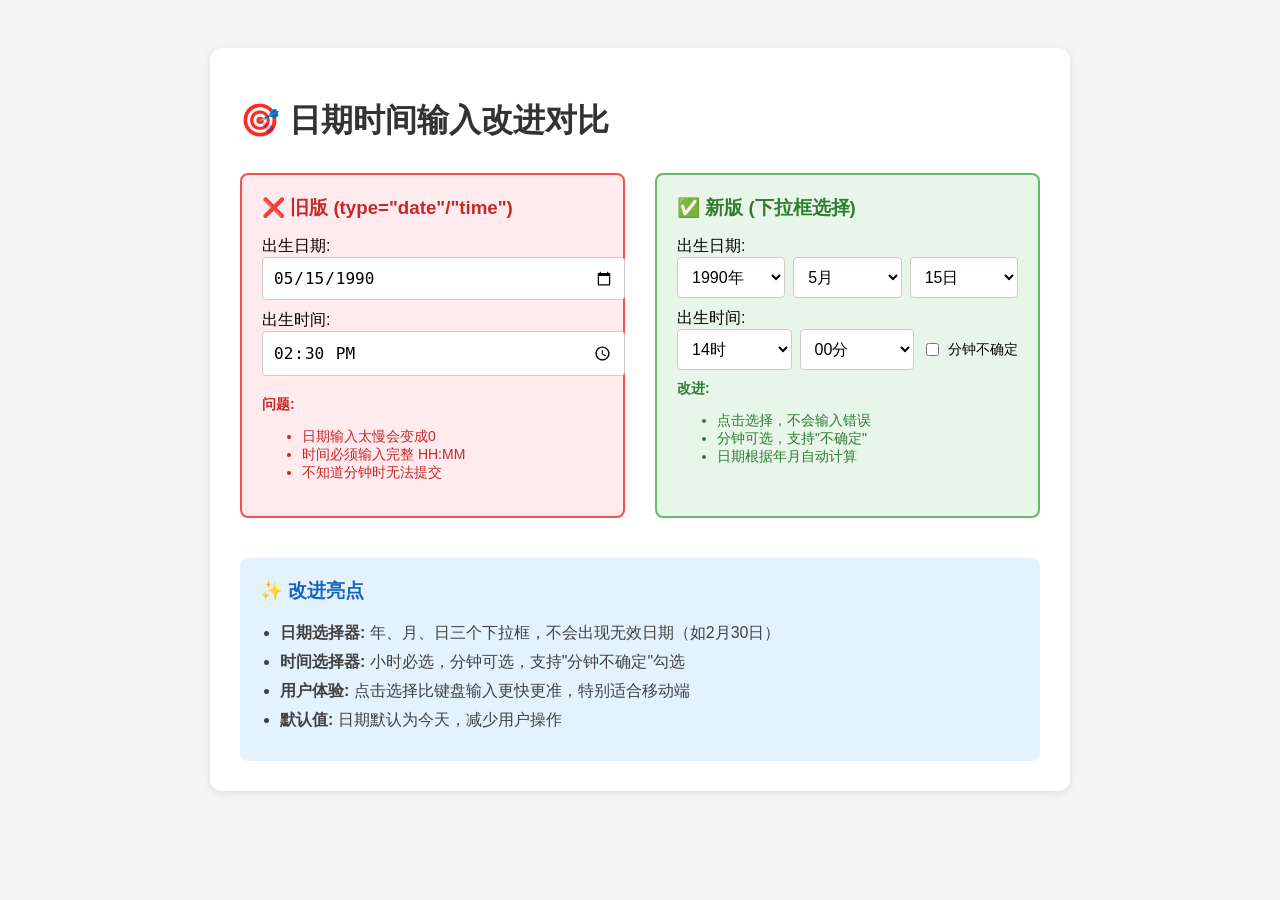
<file: static/input_comparison.html>
<!DOCTYPE html>
<html lang="zh-CN">
<head>
  <meta charset="utf-8">
  <title>日期时间输入改进对比</title>
  <style>
    body {
      font-family: -apple-system, BlinkMacSystemFont, 'Segoe UI', Roboto, sans-serif;
      padding: 40px;
      background: #f5f5f5;
    }
    .container {
      max-width: 800px;
      margin: 0 auto;
      background: white;
      padding: 30px;
      border-radius: 12px;
      box-shadow: 0 2px 10px rgba(0,0,0,0.1);
    }
    h1 {
      color: #333;
      margin-bottom: 30px;
    }
    .comparison {
      display: grid;
      grid-template-columns: 1fr 1fr;
      gap: 30px;
      margin-bottom: 40px;
    }
    .box {
      padding: 20px;
      border-radius: 8px;
    }
    .old {
      background: #ffebee;
      border: 2px solid #ef5350;
    }
    .new {
      background: #e8f5e9;
      border: 2px solid #66bb6a;
    }
    .box h3 {
      margin-top: 0;
      margin-bottom: 15px;
    }
    .old h3 { color: #c62828; }
    .new h3 { color: #2e7d32; }

    /* 旧样式 */
    input[type="date"], input[type="time"] {
      padding: 10px;
      border: 1px solid #ccc;
      border-radius: 4px;
      font-size: 16px;
      width: 100%;
      margin-bottom: 10px;
    }

    /* 新样式 */
    .date-row, .time-row {
      display: grid;
      grid-template-columns: 1fr 1fr 1fr;
      gap: 8px;
      margin-bottom: 10px;
    }
    .time-row {
      grid-template-columns: 1fr 1fr auto;
    }
    select {
      padding: 10px;
      border: 1px solid #ccc;
      border-radius: 4px;
      font-size: 16px;
      background: white;
    }
    .checkbox-group {
      display: flex;
      align-items: center;
      gap: 6px;
      font-size: 14px;
    }
    .checkbox-group input {
      width: auto;
    }

    .problem {
      color: #c62828;
      font-size: 14px;
      margin-top: 10px;
    }
    .solution {
      color: #2e7d32;
      font-size: 14px;
      margin-top: 10px;
    }

    .features {
      background: #e3f2fd;
      padding: 20px;
      border-radius: 8px;
      margin-top: 30px;
    }
    .features h3 {
      margin-top: 0;
      color: #1565c0;
    }
    .features ul {
      margin: 10px 0;
      padding-left: 20px;
    }
    .features li {
      margin: 8px 0;
      color: #424242;
    }
  </style>
</head>
<body>
  <div class="container">
    <h1>🎯 日期时间输入改进对比</h1>

    <div class="comparison">
      <div class="box old">
        <h3>❌ 旧版 (type="date"/"time")</h3>

        <label>出生日期:</label>
        <input type="date" value="1990-05-15">

        <label>出生时间:</label>
        <input type="time" value="14:30" required>

        <div class="problem">
          <strong>问题:</strong>
          <ul>
            <li>日期输入太慢会变成0</li>
            <li>时间必须输入完整 HH:MM</li>
            <li>不知道分钟时无法提交</li>
          </ul>
        </div>
      </div>

      <div class="box new">
        <h3>✅ 新版 (下拉框选择)</h3>

        <label>出生日期:</label>
        <div class="date-row">
          <select>
            <option>1990年</option>
            <option>1991年</option>
          </select>
          <select>
            <option>5月</option>
            <option>6月</option>
          </select>
          <select>
            <option>15日</option>
            <option>16日</option>
          </select>
        </div>

        <label>出生时间:</label>
        <div class="time-row">
          <select>
            <option>14时</option>
            <option>15时</option>
          </select>
          <select>
            <option>00分</option>
            <option>30分</option>
          </select>
          <div class="checkbox-group">
            <input type="checkbox" id="demo">
            <label for="demo">分钟不确定</label>
          </div>
        </div>

        <div class="solution">
          <strong>改进:</strong>
          <ul>
            <li>点击选择，不会输入错误</li>
            <li>分钟可选，支持"不确定"</li>
            <li>日期根据年月自动计算</li>
          </ul>
        </div>
      </div>
    </div>

    <div class="features">
      <h3>✨ 改进亮点</h3>
      <ul>
        <li><strong>日期选择器:</strong> 年、月、日三个下拉框，不会出现无效日期（如2月30日）</li>
        <li><strong>时间选择器:</strong> 小时必选，分钟可选，支持"分钟不确定"勾选</li>
        <li><strong>用户体验:</strong> 点击选择比键盘输入更快更准，特别适合移动端</li>
        <li><strong>默认值:</strong> 日期默认为今天，减少用户操作</li>
      </ul>
    </div>
  </div>
</body>
</html>
</file>
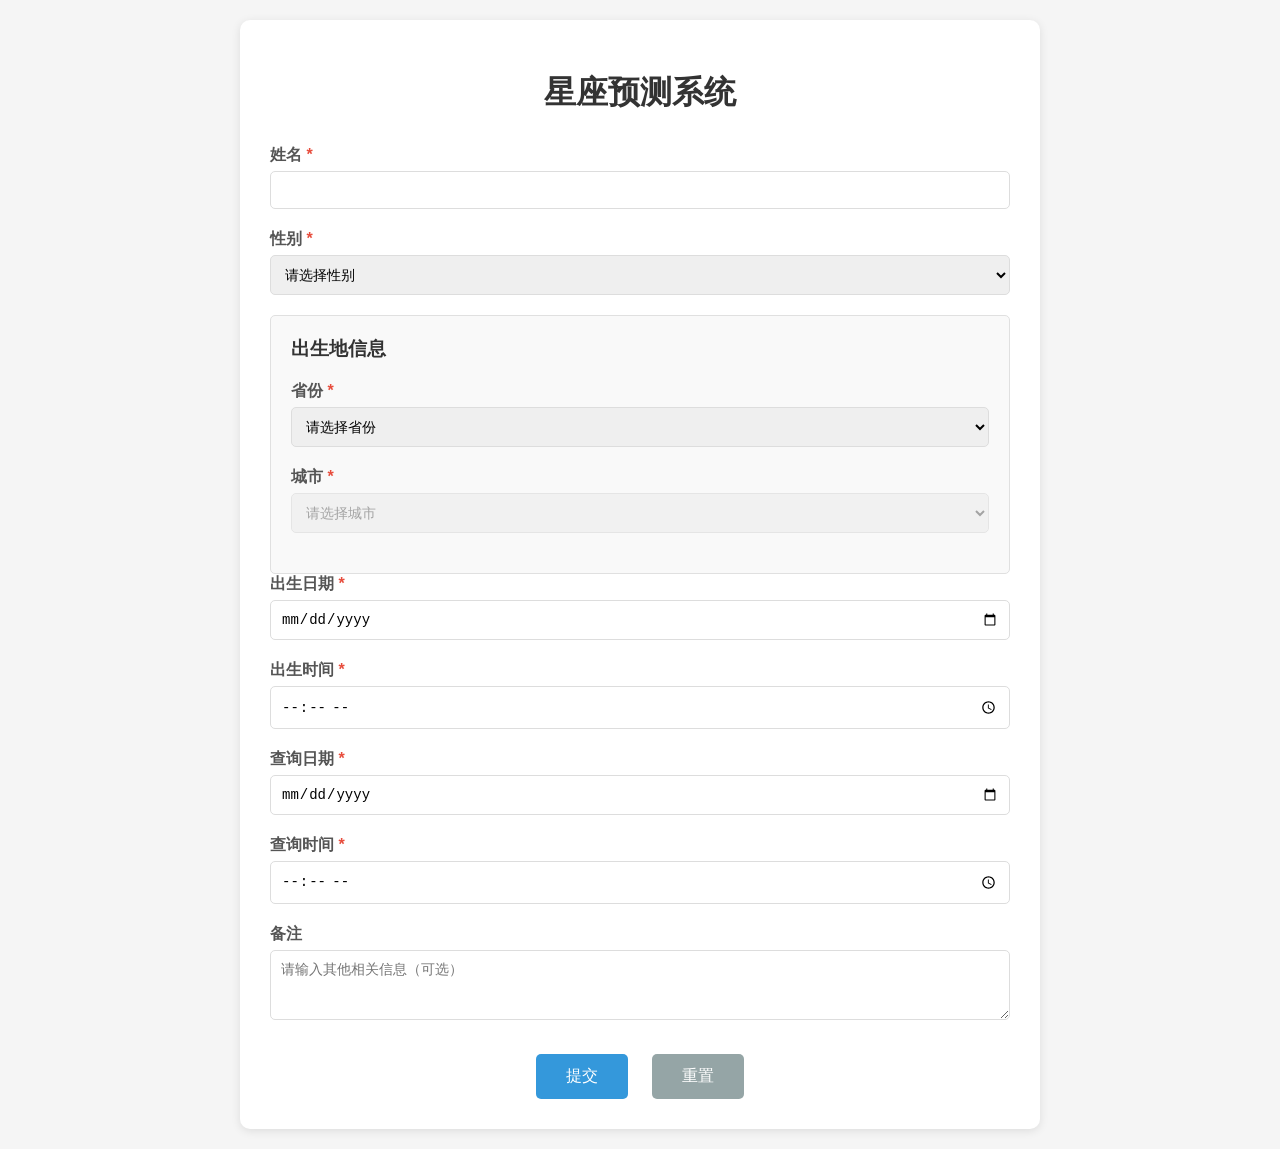
<file: templates/index222.html>
<!DOCTYPE html>
<html lang="zh-CN">
<head>
    <meta charset="UTF-8">
    <meta name="viewport" content="width=device-width, initial-scale=1.0">
    <title>星座预测系统</title>
    <style>
        body {
            font-family: Arial, sans-serif;
            max-width: 800px;
            margin: 0 auto;
            padding: 20px;
            background-color: #f5f5f5;
        }
        .form-container {
            background: white;
            padding: 30px;
            border-radius: 10px;
            box-shadow: 0 2px 10px rgba(0,0,0,0.1);
        }
        h1 {
            text-align: center;
            color: #333;
            margin-bottom: 30px;
        }
        .form-group {
            margin-bottom: 20px;
        }
        label {
            display: block;
            margin-bottom: 5px;
            font-weight: bold;
            color: #555;
        }
        select, input, textarea {
            width: 100%;
            padding: 10px;
            border: 1px solid #ddd;
            border-radius: 5px;
            font-size: 14px;
            box-sizing: border-box;
        }
        select:focus, input:focus, textarea:focus {
            outline: none;
            border-color: #3498db;
        }
        .birth-info {
            background-color: #f9f9f9;
            padding: 20px;
            border-radius: 5px;
            border: 1px solid #e0e0e0;
        }
        .birth-info h3 {
            margin-top: 0;
            color: #333;
        }
        .button-group {
            text-align: center;
            margin-top: 30px;
        }
        button {
            background-color: #3498db;
            color: white;
            padding: 12px 30px;
            border: none;
            border-radius: 5px;
            cursor: pointer;
            font-size: 16px;
            margin: 0 10px;
        }
        button:hover {
            background-color: #2980b9;
        }
        .reset-btn {
            background-color: #95a5a6;
        }
        .reset-btn:hover {
            background-color: #7f8c8d;
        }
        .required {
            color: #e74c3c;
        }
    </style>
</head>
<body>
    <div class="form-container">
        <h1>星座预测系统</h1>
        <form id="astrologyForm">
            <div class="form-group">
                <label for="name">姓名 <span class="required">*</span></label>
                <input type="text" id="name" name="name" required>
            </div>

            <div class="form-group">
                <label for="gender">性别 <span class="required">*</span></label>
                <select id="gender" name="gender" required>
                    <option value="">请选择性别</option>
                    <option value="男">男</option>
                    <option value="女">女</option>
                </select>
            </div>

            <div class="birth-info">
                <h3>出生地信息</h3>
                <div class="form-group">
                    <label for="province">省份 <span class="required">*</span></label>
                    <select id="province" name="province" required onchange="updateCities()">
                        <option value="">请选择省份</option>
                        <option value="Beijing">北京</option>
                        <option value="TianJin">天津</option>
                        <option value="HeiLongJiang">黑龙江</option>
                        <option value="JiLin">吉林</option>
                        <option value="LiaoNing">辽宁</option>
                        <option value="HeBei">河北</option>
                        <option value="ShanDong">山东</option>
                        <option value="ShanXi">山西</option>
                        <option value="JiangSu">江苏</option>
                        <option value="AnHui">安徽</option>
                        <option value="ZheJiang">浙江</option>
                        <option value="FuJian">福建</option>
                        <option value="JiangXi">江西</option>
                        <option value="ShangHai">上海</option>
                        <option value="GuangDong">广东</option>
                        <option value="HaiNan">海南</option>
                        <option value="GuangXi">广西</option>
                        <option value="GuiZhou">贵州</option>
                        <option value="YunNan">云南</option>
                        <option value="SiChuan">四川</option>
                        <option value="ChongQing">重庆</option>
                        <option value="ShanXi1">陕西</option>
                        <option value="GanSu">甘肃</option>
                        <option value="QingHai">青海</option>
                        <option value="NingXia">宁夏</option>
                        <option value="XiZang">西藏</option>
                        <option value="XinJiang">新疆</option>
                        <option value="NeiMengGu">内蒙古</option>
                        <option value="HongKong">香港</option>
                        <option value="AoMen">澳门</option>
                        <option value="TaiWan">台湾</option>
                        <option value="Tibet">西藏</option>
                        <option value="XinJiang1">新疆</option>
            </select>
                </div>

                <div class="form-group">
                    <label for="city">城市 <span class="required">*</span></label>
                    <select id="city" name="city" required disabled>
                    <option value="">请先选择省份</option>
                </select>
            </div>
           </div>

            <div class="form-group">
                <label for="birthDate">出生日期 <span class="required">*</span></label>
                <input type="date" id="birthDate" name="birthDate" required>
            </div>

            <div class="form-group">
                <label for="birthTime">出生时间 <span class="required">*</span></label>
                <input type="time" id="birthTime" name="birthTime" required>
            </div>

            <div class="form-group">
                <label for="transitDate">查询日期 <span class="required">*</span></label>
                <input type="date" id="transitDate" name="transitDate" required>
            </div>
            
            <div class="form-group">
                <label for="transitTime">查询时间 <span class="required">*</span></label>
                <input type="time" id="transitTime" name="transitTime" required>
            </div>

            <div class="form-group">
                <label for="description">备注</label>
                <textarea id="description" name="description" rows="3" placeholder="请输入其他相关信息（可选）"></textarea>
            </div>

            <div class="button-group">
                <button type="submit" class="btn">提交</button>
                <button type="button" class="btn reset-btn" onclick="resetForm()">重置</button>
            </div>
        </form>
    </div>

    <script>
        // 省份对应的城市数据
        const cityData = {
            'Beijing': [
                { name: '北京', coordinates: '116:28E,39:54N' } ,
                { name: '平谷', coordinates: '117:06E,40:08N' },
                { name: '密云', coordinates: '116:51E,40:22N' },
                { name: '顺义', coordinates: '116:39E,40:08N' },
                { name: '通县', coordinates: '116:40E,39:55N' },
                { name: '怀柔', coordinates: '116:37E,40:19N' },
                { name: '大兴', coordinates: '116:20E,39:44N' },
                { name: '房山', coordinates: '115:59E,39:43N' },
                { name: '昌平', coordinates: '116:12E,40:13N' },
                { name: '延庆', coordinates: '115:58E,40:28N' }
         ],
            'TianJin': [
                { name: '天津', coordinates: '117:10E,39:08N' },
                { name: '宁河', coordinates: '117:50E,39:20N' },
                { name: '静海', coordinates: '116:55E,38:56N' },    
                { name: '蓟县', coordinates: '117:24E,40:03N' },
                { name: '宝坻', coordinates: '117:18E,39:45N' },
                { name: '武清', coordinates: '117:03E,39:24N' }
            ],
            'HeiLongJiang': [
    { name: '哈尔滨', coordinates: '126:38E,45:45N' },
    { name: '齐齐哈尔', coordinates: '123:58E,47:20N' },
    { name: '鹤岗', coordinates: '130:18E,47:20N' },
    { name: '双鸭山', coordinates: '131:10E,46:39N' },
    { name: '鸡西', coordinates: '130:58E,45:18N' }, // 修改：原 '鸡四' 可能为 '鸡西'
    { name: '大庆', coordinates: '125:02E,46:35N' },
    { name: '伊春', coordinates: '128:55E,47:44N' },
    { name: '嘉荫', coordinates: '130:00E,48:56N' },
    { name: '铁力', coordinates: '128:05E,47:59N' },
    { name: '绥化', coordinates: '127:00E,46:38N' },
    { name: '绥棱', coordinates: '127:07E,47:13N' },
    { name: '海伦', coordinates: '126:58E,47:28N' },
    { name: '庆安', coordinates: '127:30E,46:52N' },
    { name: '兰西', coordinates: '126:18E,46:17N' },
    { name: '肇东', coordinates: '125:59E,46:04N' },
    { name: '肇州', coordinates: '125:15E,45:43N' },
    { name: '肇源', coordinates: '125:04E,45:32N' },
    { name: '安达', coordinates: '125:20E,46:25N' },
    { name: '明水', coordinates: '125:53E,47:11N' },
    { name: '青冈', coordinates: '126:08E,46:41N' }, // 修改：原 '青岗' 可能为 '青冈'，确认拼写
    { name: '望奎', coordinates: '126:30E,46:50N' },
    { name: '黑河', coordinates: '127:32E,50:13N' },
    { name: '爱辉', coordinates: '127:32E,50:13N' },
    { name: '德都', coordinates: '126:10E,48:30N' },
    { name: '通北', coordinates: '126:48E,49:46N' },
    { name: '北安', coordinates: '126:30E,48:13N' },
    { name: '孙吴', coordinates: '127:30E,49:13N' },
    { name: '逊克', coordinates: '128:25E,49:34N' },
    { name: '嫩江', coordinates: '125:12E,49:10N' },
    { name: '佳木斯', coordinates: '130:21E,46:50N' },
    { name: '桦川', coordinates: '130:41E,47:01N' },
    { name: '萝北', coordinates: '130:50E,47:35N' },
    { name: '绥滨', coordinates: '131:50E,47:18N' },
    { name: '富锦', coordinates: '132:01E,47:14N' },
    { name: '同江', coordinates: '132:30E,47:40N' },
    { name: '抚远', coordinates: '134:09E,48:20N' },
    { name: '饶河', coordinates: '134:00E,46:47N' },
    { name: '七台河', coordinates: '130:50E,45:49N' },
    { name: '宝清', coordinates: '132:10E,46:20N' },
    { name: '集贤', coordinates: '131:08E,46:42N' },
    { name: '勃利', coordinates: '130:32E,45:45N' },
    { name: '桦南', coordinates: '130:32E,46:15N' },
    { name: '依兰', coordinates: '129:33E,46:20N' },
    { name: '汤原', coordinates: '129:55E,46:44N' }, // 修改：原 '汤源' 可能为 '汤原'
    { name: '牡丹江', coordinates: '129:35E,44:36N' },
    { name: '林口', coordinates: '130:14E,45:18N' },
    { name: '鸡东', coordinates: '131:02E,45:16N' },
    { name: '密山', coordinates: '131:51E,45:32N' },
    { name: '虎林', coordinates: '133:58E,45:45N' },
    { name: '绥芬河', coordinates: '131:10E,44:23N' },
    { name: '东宁', coordinates: '131:07E,44:04N' },
    { name: '穆棱', coordinates: '130:30E,44:54N' },
    { name: '宁安', coordinates: '129:28E,44:21N' },
    { name: '海林', coordinates: '129:21E,44:34N' },
    { name: '阿城', coordinates: '126:57E,45:31N' },
    { name: '呼兰', coordinates: '126:35E,46:00N' },
    { name: '巴彦', coordinates: '127:23E,46:05N' },
    { name: '宾县', coordinates: '127:29E,45:45N' },
    { name: '木兰', coordinates: '128:02E,45:57N' },
    { name: '通河', coordinates: '128:42E,45:59N' },
    { name: '方正', coordinates: '128:48E,45:50N' },
    { name: '延寿', coordinates: '128:21E,45:28N' },
    { name: '尚志', coordinates: '127:57E,45:13N' },
    { name: '五常', coordinates: '127:10E,44:56N' },
    { name: '双城', coordinates: '126:19E,45:32N' },
    { name: '富裕', coordinates: '124:24E,47:48N' },
    { name: '讷河', coordinates: '124:51E,48:29N' },
    { name: '克山', coordinates: '125:52E,48:02N' },
    { name: '克东', coordinates: '126:13E,48:02N' },
    { name: '拜泉', coordinates: '126:04E,47:37N' },
    { name: '依安', coordinates: '125:18E,47:55N' },
    { name: '林甸', coordinates: '124:52E,47:11N' },
    { name: '泰来', coordinates: '123:27E,46:24N' },
    { name: '龙江', coordinates: '123:11E,47:21N' },
    { name: '甘南', coordinates: '123:29E,47:54N' },
    { name: '杜尔伯特', coordinates: '124:26E,46:52N' },
    { name: '加格达奇', coordinates: '124:04E,50:25N' },
    { name: '呼玛', coordinates: '126:36E,51:43N' },
    { name: '塔河', coordinates: '124:42E,52:19N' },
    { name: '漠河', coordinates: '122:22E,53:29N' }
],
           'JiLin': [
    { name: '长春', coordinates: '125:21E,43:53N' },
    { name: '吉林', coordinates: '126:34E,43:52N' },
    { name: '农安', coordinates: '125:09E,44:27N' },
    { name: '德惠', coordinates: '125:41E,44:31N' },
    { name: '榆树', coordinates: '126:33E,44:50N' },
    { name: '九台', coordinates: '126:50E,44:09N' },
    { name: '双阳', coordinates: '125:41E,43:32N' },
    { name: '永吉', coordinates: '126:34E,43:52N' },
    { name: '舒兰', coordinates: '126:58E,44:24N' },
    { name: '蛟河', coordinates: '127:20E,43:45N' },
    { name: '桦甸', coordinates: '126:43E,42:58N' },
    { name: '磐石', coordinates: '126:02E,42:56N' },
    { name: '延吉', coordinates: '129:31E,42:56N' },
    { name: '汪清', coordinates: '129:45E,43:19N' },
    { name: '珲春', coordinates: '130:21E,42:51N' },
    { name: '图们', coordinates: '129:50E,42:59N' },
    { name: '和龙', coordinates: '129:00E,42:31N' },
    { name: '安图', coordinates: '128:18E,42:35N' },
    { name: '敦化', coordinates: '128:11E,43:21N' },
    { name: '通化', coordinates: '125:55E,41:29N' },
    { name: '柳河', coordinates: '125:42E,40:53N' },
    { name: '海龙', coordinates: '125:39E,42:32N' },
    { name: '辉南', coordinates: '126:02E,42:41N' },
    { name: '靖宇', coordinates: '126:48E,42:23N' },
    { name: '浑江', coordinates: '126:24E,41:58N' },
    { name: '抚松', coordinates: '127:16E,42:20N' },
    { name: '集安', coordinates: '126:10E,41:09N' },
    { name: '长白', coordinates: '128:10E,41:26N' },
    { name: '四平', coordinates: '124:22E,43:10N' },
    { name: '梨树', coordinates: '124:20E,43:19N' },
    { name: '怀德', coordinates: '124:49E,43:30N' },
    { name: '伊通', coordinates: '125:19E,43:20N' },
    { name: '辽源', coordinates: '125:09E,42:58N' },
    { name: '东丰', coordinates: '125:30E,42:41N' },
    { name: '双辽', coordinates: '123:30E,43:31N' },
    { name: '白城', coordinates: '122:49E,45:38N' },
    { name: '大安', coordinates: '124:11E,45:30N' },
    { name: '扶余', coordinates: '124:49E,45:12N' },
    { name: '干安', coordinates: '124:01E,45:00N' },
    { name: '长岭', coordinates: '123:58E,44:18N' },
    { name: '通榆', coordinates: '123:08E,44:49N' },
    { name: '洮安', coordinates: '122:45E,45:21N' }
],
        'LiaoNing': [
    { name: '沈阳', coordinates: '123:23E,41:48N' },
    { name: '新民', coordinates: '122:50E,42:00N' },
    { name: '辽中', coordinates: '122:42E,41:31N' },
    { name: '大连', coordinates: '121:37E,38:55N' },
    { name: '金县', coordinates: '121:42E,39:08N' },
    { name: '复县', coordinates: '121:58E,39:38N' },
    { name: '新金', coordinates: '121:57E,39:33N' },
    { name: '庄河', coordinates: '122:58E,39:42N' },
    { name: '长海', coordinates: '122:35E,39:17N' },
    { name: '鞍山', coordinates: '122:51E,41:07N' }, // 修改：原 '鞍由' 可能为 '鞍山'
    { name: '海城', coordinates: '122:45E,40:51N' },
    { name: '台安', coordinates: '122:24E,41:24N' },
    { name: '抚顺', coordinates: '123:58E,41:58N' },
    { name: '新宾', coordinates: '125:01E,41:43N' },
    { name: '清原', coordinates: '124:54E,42:08N' },
    { name: '本溪', coordinates: '123:44E,41:18N' },
    { name: '桓仁', coordinates: '125:20E,41:17N' }, // 修改：原 '垣仁' 可能为 '桓仁'
    { name: '锦州', coordinates: '121:09E,41:08N' },
    { name: '锦县', coordinates: '121:21E,41:10N' },
    { name: '义县', coordinates: '121:13E,41:33N' },
    { name: '黑山', coordinates: '122:07E,41:42N' },
    { name: '北镇', coordinates: '121:48E,41:36N' },
    { name: '锦西', coordinates: '120:50E,40:46N' },
    { name: '兴城', coordinates: '120:41E,40:38N' },
    { name: '绥中', coordinates: '120:19E,40:21N' },
    { name: '丹东', coordinates: '124:22E,40:08N' },
    { name: '东沟', coordinates: '124:08E,39:58N' },
    { name: '岫岩', coordinates: '123:15E,40:18N' },
    { name: '凤城', coordinates: '124:03E,40:28N' },
    { name: '宽甸', coordinates: '124:46E,40:45N' },
    { name: '阜新', coordinates: '121:39E,42:00N' },
    { name: '彰武', coordinates: '122:31E,42:25N' },
    { name: '营口', coordinates: '122:11E,40:39N' },
    { name: '盖县', coordinates: '122:22E,40:25N' },
    { name: '盘山', coordinates: '122:02E,41:01N' },
    { name: '大洼', coordinates: '122:04E,41:00N' },
    { name: '辽阳', coordinates: '123:10E,41:17N' },
    { name: '灯塔', coordinates: '123:20E,41:26N' },
    { name: '铁岭', coordinates: '123:51E,42:19N' },
    { name: '开原', coordinates: '124:02E,42:32N' },
    { name: '昌图', coordinates: '124:08E,42:48N' },
    { name: '铁法', coordinates: '123:30E,42:29N' },
    { name: '康平', coordinates: '123:20E,42:45N' },
    { name: '法库', coordinates: '123:22E,42:31N' },
    { name: '西丰', coordinates: '124:42E,42:46N' },
    { name: '朝阳', coordinates: '120:25E,41:35N' },
    { name: '建昌', coordinates: '119:47E,40:49N' },
    { name: '北票', coordinates: '120:45E,41:49N' },
    { name: '凌源', coordinates: '119:22E,41:16N' },
    { name: '建平', coordinates: '119:38E,41:23N' }
],
   'HeBei': [
    { name: '石家庄', coordinates: '114:29E,38:02N' },
    { name: '唐山', coordinates: '118:01E,39:38N' },
    { name: '行唐', coordinates: '114:32E,38:25N' },
    { name: '灵寿', coordinates: '114:23E,38:19N' },
    { name: '束鹿', coordinates: '115:11E,37:56N' },
    { name: '晋县', coordinates: '115:02E,38:02N' },
    { name: '高邑', coordinates: '114:35E,37:37N' },
    { name: '赵县', coordinates: '114:47E,37:46N' },
    { name: '井陉', coordinates: '114:08E,38:02N' },
    { name: '获鹿', coordinates: '114:02E,38:05N' },
    { name: '新乐', coordinates: '114:40E,38:20N' },
    { name: '正定', coordinates: '114:34E,38:08N' },
    { name: '深泽', coordinates: '115:12E,38:12N' },
    { name: '无极', coordinates: '114:58E,38:10N' },
    { name: '赞皇', coordinates: '114:21E,37:39N' },
    { name: '元氏', coordinates: '114:30E,37:44N' },
    { name: '栾城', coordinates: '114:38E,38:52N' },
    { name: '平山', coordinates: '114:14E,38:12N' },
    { name: '邯郸', coordinates: '114:28E,36:36N' },
    { name: '永年', coordinates: '114:30E,36:46N' },
    { name: '曲周', coordinates: '114:55E,36:47N' },
    { name: '馆陶', coordinates: '115:24E,36:28N' },
    { name: '魏县', coordinates: '114:56E,36:22N' },
    { name: '成安', coordinates: '114:41E,36:26N' },
    { name: '大名', coordinates: '115:08E,36:17N' },
    { name: '涉县', coordinates: '113:40E,36:34N' },
    { name: '鸡泽', coordinates: '113:51E,36:57N' },
    { name: '丘县', coordinates: '115:11E,36:50N' },
    { name: '广平', coordinates: '114:56E,36:29N' },
    { name: '肥乡', coordinates: '114:48E,36:34N' },
    { name: '临漳', coordinates: '114:37E,36:21N' },
    { name: '磁县', coordinates: '114:22E,36:22N' },
    { name: '武安', coordinates: '114:12E,36:42N' },
    { name: '邢台', coordinates: '114:29E,37:03N' },
    { name: '柏乡', coordinates: '114:41E,37:29N' },
    { name: '宁晋', coordinates: '114:54E,37:37N' }, // 修正：'宁普' -> '宁晋'
    { name: '隆尧', coordinates: '114:45E,37:21N' },
    { name: '临西', coordinates: '115:30E,36:52N' },
    { name: '南宫', coordinates: '115:22E,37:22N' }, // 修正：'南官' -> '南宫'
    { name: '巨鹿', coordinates: '115:02E,37:13N' }, // 修正：'钜鹿' -> '巨鹿'
    { name: '任县', coordinates: '114:41E,37:07N' },
    { name: '沙河', coordinates: '114:31E,36:56N' },
    { name: '临城', coordinates: '114:30E,37:26N' },
    { name: '内丘', coordinates: '114:30E,37:17N' },
    { name: '新河', coordinates: '115:13E,37:32N' },
    { name: '清河', coordinates: '115:40E,37:04N' },
    { name: '威县', coordinates: '115:05E,36:58N' },
    { name: '广宗', coordinates: '115:08E,37:04N' },
    { name: '平乡', coordinates: '115:01E,37:04N' },
    { name: '南和', coordinates: '114:43E,37:00N' },
    { name: '保定', coordinates: '115:29E,38:51N' },
    { name: '涞水', coordinates: '115:43E,39:23N' },
    { name: '涿县', coordinates: '115:59E,39:29N' },
    { name: '定兴', coordinates: '115:47E,39:17N' },
    { name: '容城', coordinates: '115:52E,39:04N' },
    { name: '安新', coordinates: '115:55E,38:55N' },
    { name: '蠡县', coordinates: '115:35E,38:29N' },
    { name: '博野', coordinates: '115:28E,38:28N' },
    { name: '定县', coordinates: '114:01E,38:31N' },
    { name: '阜平', coordinates: '114:11E,38:51N' },
    { name: '唐县', coordinates: '114:58E,38:45N' },
    { name: '涞源', coordinates: '114:40E,39:22N' },
    { name: '易县', coordinates: '115:29E,39:21N' },
    { name: '新城', coordinates: '115:50E,39:20N' },
    { name: '雄县', coordinates: '116:06E,38:59N' },
    { name: '徐水', coordinates: '115:39E,39:01N' },
    { name: '高阳', coordinates: '115:47E,38:41N' },
    { name: '安国', coordinates: '115:18E,38:25N' },
    { name: '清苑', coordinates: '115:28E,38:46N' },
    { name: '望都', coordinates: '115:08E,38:43N' },
    { name: '曲阳', coordinates: '114:41E,38:37N' },
    { name: '完县', coordinates: '115:07E,38:50N' },
    { name: '满城', coordinates: '115:27E,38:57N' },
    { name: '张家口', coordinates: '114:52E,40:49N' },
    { name: '康保', coordinates: '114:36E,41:52N' },
    { name: '赤城', coordinates: '115:49E,40:55N' },
    { name: '怀来', coordinates: '115:32E,40:24N' },
    { name: '蔚县', coordinates: '114:32E,39:50N' },
    { name: '宣化', coordinates: '115:02E,40:38N' },
    { name: '张北', coordinates: '114:42E,41:09N' },
    { name: '沽源', coordinates: '115:41E,41:41N' },
    { name: '崇礼', coordinates: '115:15E,40:59N' },
    { name: '涿鹿', coordinates: '115:12E,40:22N' },
    { name: '阳原', coordinates: '114:09E,40:07N' },
    { name: '怀安', coordinates: '114:23E,40:40N' },
    { name: '尚义', coordinates: '113:57E,41:03N' },
    { name: '万全', coordinates: '114:44E,40:50N' },
    { name: '承德', coordinates: '117:56E,40:58N' },
    { name: '围场', coordinates: '117:43E,41:57N' },
    { name: '平泉', coordinates: '118:41E,41:01N' },
    { name: '宽城', coordinates: '118:28E,40:37N' },
    { name: '兴隆', coordinates: '117:29E,40:25N' },
    { name: '滦平', coordinates: '117:32E,40:57N' },
    { name: '隆化', coordinates: '117:42E,41:19N' },
    { name: '青龙', coordinates: '118:56E,40:26N' },
    { name: '丰宁', coordinates: '116:38E,41:12N' },
    { name: '秦皇岛', coordinates: '119:34E,39:57N' },
    { name: '迁西', coordinates: '118:18E,40:09N' },
    { name: '迁安', coordinates: '118:41E,40:01N' },
    { name: '昌黎', coordinates: '119:09E,39:43N' },
    { name: '卢龙', coordinates: '118:51E,39:53N' },
    { name: '滦南', coordinates: '118:40E,39:29N' },
    { name: '玉田', coordinates: '117:54E,39:54N' },
    { name: '唐海', coordinates: '118:32E,39:19N' },
    { name: '遵化', coordinates: '117:58E,40:12N' },
    { name: '抚宁', coordinates: '119:13E,39:53N' },
    { name: '乐亭', coordinates: '118:54E,39:26N' },
    { name: '滦县', coordinates: '118:44E,39:44N' },
    { name: '丰南', coordinates: '118:06E,39:35N' },
    { name: '丰润', coordinates: '118:08E,39:49N' },
    { name: '廊坊', coordinates: '116:42E,39:32N' },
    { name: '安次', coordinates: '116:41E,39:31N' },
    { name: '三河', coordinates: '117:04E,39:58N' },
    { name: '香河', coordinates: '117:00E,39:46N' },
    { name: '霸县', coordinates: '116:23E,39:07N' },
    { name: '固安', coordinates: '116:17E,39:26N' },
    { name: '大城', coordinates: '116:38E,38:42N' },
    { name: '文安', coordinates: '116:27E,38:52N' },
    { name: '永清', coordinates: '116:29E,39:19N' },
    { name: '大厂', coordinates: '116:59E,39:59N' },
    { name: '沧州', coordinates: '116:50E,38:20N' },
    { name: '黄骅', coordinates: '117:20E,38:24N' },
    { name: '盐山', coordinates: '117:13E,38:04N' },
    { name: '吴桥', coordinates: '116:22E,37:39N' },
    { name: '东光', coordinates: '116:31E,37:53N' },
    { name: '肃宁', coordinates: '115:49E,38:26N' },
    { name: '河间', coordinates: '116:04E,38:27N' },
    { name: '泊头', coordinates: '116:34E,38:05N' },
    { name: '交河', coordinates: '116:16E,38:01N' },
    { name: '青县', coordinates: '116:48E,38:35N' },
    { name: '海兴', coordinates: '117:51E,38:10N' },
    { name: '南皮', coordinates: '116:42E,38:03N' },
    { name: '任丘', coordinates: '116:05E,38:43N' },
    { name: '献县', coordinates: '116:07E,38:12N' },
    { name: '孟村', coordinates: '117:06E,38:04N' },
    { name: '衡水', coordinates: '115:43E,37:43N' },
    { name: '饶阳', coordinates: '115:44E,38:14N' },
    { name: '阜城', coordinates: '116:08E,37:52N' },
    { name: '景县', coordinates: '116:16E,37:41N' },
    { name: '枣强', coordinates: '115:43E,37:31N' },
    { name: '深县', coordinates: '115:34E,38:01N' },
    { name: '安平', coordinates: '115:30E,38:13N' },
    { name: '武强', coordinates: '115:58E,38:02N' },
    { name: '武邑', coordinates: '115:54E,37:49N' },
    { name: '故城', coordinates: '115:58E,37:22N' },
    { name: '冀县', coordinates: '115:34E,37:35N' }
],
            'ShanDong': [
    { name: '济南', coordinates: '117:00E,36:39N' },
    { name: '历城', coordinates: '117:04E,36:41N' },
    { name: '长清', coordinates: '116:44E,36:33N' },
    { name: '章丘', coordinates: '117:32E,36:43N' },
    { name: '青岛', coordinates: '120:20E,36:04N' },
    { name: '崂山', coordinates: '120:25E,36:09N' },
    { name: '胶南', coordinates: '119:58E,35:53N' },
    { name: '即墨', coordinates: '120:27E,36:23N' },
    { name: '胶县', coordinates: '120:00E,36:18N' },
    { name: '淄博', coordinates: '118:03E,36:47N' },
    { name: '枣庄', coordinates: '117:34E,34:52N' },
    { name: '滕县', coordinates: '117:10E,35:05N' },
    { name: '东营', coordinates: '118:29E,37:28N' },
    { name: '垦利', coordinates: '118:32E,37:35N' },
    { name: '利津', coordinates: '118:15E,37:29N' },
    { name: '德州', coordinates: '116:17E,37:27N' },
    { name: '宁津', coordinates: '116:48E,37:38N' },
    { name: '乐陵', coordinates: '117:13E,37:44N' },
    { name: '商河', coordinates: '117:09E,37:19N' },
    { name: '济阳', coordinates: '117:12E,36:58N' },
    { name: '禹城', coordinates: '116:40E,36:57N' },
    { name: '夏津', coordinates: '116:00E,36:57N' },
    { name: '陵县', coordinates: '116:35E,37:20N' },
    { name: '庆云', coordinates: '117:22E,37:22N' },
    { name: '临邑', coordinates: '116:52E,37:12N' },
    { name: '齐河', coordinates: '116:46E,36:47N' },
    { name: '平原', coordinates: '116:26E,37:10N' },
    { name: '武城', coordinates: '116:05E,37:12N' },
    { name: '滨州', coordinates: '118:02E,37:22N' },
    { name: '滨县', coordinates: '117:58E,37:28N' },
    { name: '广饶', coordinates: '118:25E,37:02N' },
    { name: '桓台', coordinates: '118:07E,36:57N' },
    { name: '邹平', coordinates: '117:45E,36:53N' },
    { name: '阳信', coordinates: '117:35E,37:39N' },
    { name: '沾化', coordinates: '118:08E,37:42N' },
    { name: '博兴', coordinates: '118:07E,37:07N' },
    { name: '高青', coordinates: '117:40E,37:11N' },
    { name: '惠民', coordinates: '117:31E,37:29N' },
    { name: '无棣', coordinates: '117:35E,37:44N' },
    { name: '潍坊', coordinates: '119:06E,36:37N' },
    { name: '潍县', coordinates: '119:13E,36:46N' },
    { name: '平度', coordinates: '119:58E,36:46N' },
    { name: '诸城', coordinates: '119:25E,35:59N' },
    { name: '安丘', coordinates: '119:12E,36:25N' },
    { name: '临朐', coordinates: '118:32E,36:30N' },
    { name: '寿光', coordinates: '118:44E,36:52N' },
    { name: '昌邑', coordinates: '119:25E,36:52N' },
    { name: '高密', coordinates: '119:45E,36:23N' },
    { name: '五莲', coordinates: '119:12E,35:44N' },
    { name: '昌乐', coordinates: '118:50E,36:41N' },
    { name: '高都', coordinates: '118:28E,36:41N' },
    { name: '烟台', coordinates: '121:23E,37:31N' },
    { name: '牟平', coordinates: '121:35E,37:23N' },
    { name: '文登', coordinates: '122:03E,37:12N' },
    { name: '海阳', coordinates: '121:10E,36:46N' },
    { name: '莱阳', coordinates: '120:43E,36:58N' },
    { name: '栖霞', coordinates: '120:50E,37:17N' },
    { name: '掖县', coordinates: '119:56E,37:11N' },
    { name: '长岛', coordinates: '120:44E,37:55N' },
    { name: '威海', coordinates: '122:06E,37:30N' },
    { name: '福山', coordinates: '121:16E,37:29N' },
    { name: '荣成', coordinates: '122:25E,37:10N' },
    { name: '乳山', coordinates: '121:31E,36:53N' },
    { name: '莱西', coordinates: '120:32E,36:52N' },
    { name: '招远', coordinates: '120:23E,37:21N' },
    { name: '黄县', coordinates: '120:31E,37:38N' },
    { name: '蓬莱', coordinates: '120:45E,37:48N' },
    { name: '临沂', coordinates: '118:21E,35:03N' },
    { name: '沂水', coordinates: '118:38E,35:47N' },
    { name: '日照', coordinates: '119:28E,35:25N' },
    { name: '临沭', coordinates: '118:44E,34:53N' },
    { name: '仓山', coordinates: '118:02E,34:50N' },
    { name: '平邑', coordinates: '117:38E,35:29N' },
    { name: '沂源', coordinates: '118:10E,36:11N' },
    { name: '沂南', coordinates: '118:28E,35:32N' },
    { name: '营县', coordinates: '118:50E,35:34N' }, 
    { name: '莒南', coordinates: '118:50E,35:10N' },
    { name: '郯城', coordinates: '118:21E,34:37N' },
    { name: '费县', coordinates: '117:58E,35:16N' },
    { name: '蒙阴', coordinates: '117:57E,35:42N' },
    { name: '泰安', coordinates: '117:08E,36:11N' },
    { name: '莱芜', coordinates: '117:40E,36:11N' },
    { name: '肥城', coordinates: '116:46E,36:14N' },
    { name: '平阴', coordinates: '116:28E,36:17N' },
    { name: '新汶', coordinates: '117:40E,35:52N' },
    { name: '新泰', coordinates: '117:46E,35:55N' },
    { name: '宁阳', coordinates: '116:48E,35:46N' },
    { name: '东平', coordinates: '116:18E,35:55N' },
    { name: '济宁', coordinates: '116:35E,35:23N' },
    { name: '兖州', coordinates: '116:50E,35:32N' },
    { name: '泗水', coordinates: '117:16E,35:39N' },
    { name: '鱼台', coordinates: '116:39E,35:00N' },
    { name: '嘉祥', coordinates: '116:20E,35:25N' },
    { name: '汶上', coordinates: '116:29E,35:43N' },
    { name: '曲阜', coordinates: '116:59E,35:35N' },
    { name: '邹县', coordinates: '116:58E,35:23N' },
    { name: '微山', coordinates: '117:07E,34:48N' },
    { name: '金乡', coordinates: '116:19E,35:04N' },
    { name: '荷泽', coordinates: '115:26E,35:14N' },
    { name: '郓城', coordinates: '115:56E,35:35N' },
    { name: '巨野', coordinates: '116:05E,35:23N' },
    { name: '单县', coordinates: '116:04E,34:49N' },
    { name: '曹县', coordinates: '115:32E,34:50N' },
    { name: '鄄城', coordinates: '115:30E,35:34N' },
    { name: '梁山', coordinates: '116:06E,35:48N' },
    { name: '成武', coordinates: '115:53E,34:58N' },
    { name: '定陶', coordinates: '115:34E,35:04N' },
    { name: '东明', coordinates: '115:05E,35:19N' },
    { name: '聊城', coordinates: '115:58E,36:27N' },
    { name: '高唐', coordinates: '116:14E,36:52N' },
    { name: '东阿', coordinates: '116:14E,36:19N' },
    { name: '莘县', coordinates: '115:40E,36:14N' },
    { name: '临清', coordinates: '115:43E,36:41N' },
    { name: '茌平', coordinates: '116:16E,36:35N' },
    { name: '阳谷', coordinates: '115:47E,36:07N' },
    { name: '冠县', coordinates: '115:27E,35:28N' }
],
            'JiangSu': [
    { name: '南京', coordinates: '118:47E,32:02N' },
    { name: '江宁', coordinates: '118:50E,31:57N' },
    { name: '六合', coordinates: '118:50E,32:22N' },
    { name: '江浦', coordinates: '118:37E,32:04N' },
    { name: '徐州', coordinates: '117:12E,34:16N' },
    { name: '连云港', coordinates: '119:10E,34:35N' },
    { name: '南通', coordinates: '120:52E,32:01N' },
    { name: '苏州', coordinates: '120:37E,31:19N' },
    { name: '无锡', coordinates: '120:17E,31:35N' },
    { name: '常州', coordinates: '119:57E,31:47N' },
    { name: '丰县', coordinates: '116:34E,34:47N' },
    { name: '沛县', coordinates: '116:56E,34:44N' },
    { name: '赣榆', coordinates: '119:07E,34:50N' },
    { name: '东海', coordinates: '118:45E,34:32N' },
    { name: '新沂', coordinates: '118:20E,34:23N' },
    { name: '邳县', coordinates: '117:58E,34:18N' },
    { name: '睢宁', coordinates: '117:56E,33:53N' },
    { name: '铜山', coordinates: '117:12E,34:16N' },
    { name: '清江', coordinates: '119:01E,33:35N' },
    { name: '灌云', coordinates: '119:14E,34:18N' },
    { name: '灌南', coordinates: '119:22E,34:05N' },
    { name: '沭阳', coordinates: '118:47E,34:07N' },
    { name: '宿迁', coordinates: '118:18E,33:58N' },
    { name: '泗阳', coordinates: '118:41E,33:44N' },
    { name: '盱眙', coordinates: '118:03E,33:00N' },
    { name: '涟水', coordinates: '119:16E,33:46N' },
    { name: '淮阴', coordinates: '119:01E,33:37N' },
    { name: '淮安', coordinates: '119:09E,33:30N' },
    { name: '洪泽', coordinates: '118:51E,33:17N' },
    { name: '泗洪', coordinates: '118:14E,33:28N' },
    { name: '金湖', coordinates: '119:01E,33:01N' },
    { name: '盐城', coordinates: '120:08E,33:23N' },
    { name: '滨海', coordinates: '119:50E,34:01N' },
    { name: '阜宁', coordinates: '119:47E,33:47N' },
    { name: '射阳', coordinates: '120:16E,33:46N' },
    { name: '建湖', coordinates: '119:46E,33:28N' },
    { name: '响水', coordinates: '119:34E,34:12N' },
    { name: '大丰', coordinates: '120:27E,33:11N' },
    { name: '东台', coordinates: '120:19E,32:50N' },
    { name: '海安', coordinates: '120:27E,32:34N' },
    { name: '如皋', coordinates: '120:34E,32:23N' },
    { name: '如东', coordinates: '121:11E,32:20N' },
    { name: '启东', coordinates: '121:40E,31:48N' },
    { name: '海门', coordinates: '121:09E,31:53N' },
    { name: '南通', coordinates: '121:03E,32:05N' },
    { name: '扬州', coordinates: '119:25E,32:23N' },
    { name: '宝应', coordinates: '119:19E,33:14N' },
    { name: '兴化', coordinates: '119:49E,32:56N' },
    { name: '高邮', coordinates: '119:27E,32:47N' },
    { name: '泰兴', coordinates: '120:01E,32:10N' },
    { name: '泰县', coordinates: '120:09E,32:31N' },
    { name: '泰州', coordinates: '119:54E,32:29N' },
    { name: '靖江', coordinates: '120:16E,32:02N' },
    { name: '江都', coordinates: '119:33E,32:26N' },
    { name: '邗江', coordinates: '119:25E,32:23N' },
    { name: '仪征', coordinates: '119:10E,32:16N' },
    { name: '镇江', coordinates: '119:26E,32:12N' },
    { name: '丹徒', coordinates: '119:26E,32:12N' },
    { name: '扬中', coordinates: '119:49E,32:14N' },
    { name: '丹阳', coordinates: '119:33E,32:00N' },
    { name: '武进', coordinates: '119:57E,31:47N' },
    { name: '宜兴', coordinates: '119:49E,31:22N' },
    { name: '金坛', coordinates: '119:34E,31:44N' },
    { name: '溧阳', coordinates: '119:29E,31:26N' },
    { name: '句容', coordinates: '119:10E,31:57N' },
    { name: '溧水', coordinates: '119:01E,31:39N' },
    { name: '高淳', coordinates: '118:52E,31:19N' },
    { name: '江阴', coordinates: '120:16E,31:55N' },
    { name: '沙洲', coordinates: '120:33E,31:52N' },
    { name: '常熟', coordinates: '120:44E,31:38N' },
    { name: '太仓', coordinates: '121:06E,31:27N' },
    { name: '昆山', coordinates: '120:57E,31:23N' },
    { name: '吴县', coordinates: '120:37E,31:19N' },
    { name: '吴江', coordinates: '120:38E,31:10N' }
],
            'AnHui': [
    { name: '合肥', coordinates: '117:16E,31:52N' },
    { name: '长丰', coordinates: '117:10E,32:28N' },
    { name: '淮南', coordinates: '116:59E,32:37N' },
    { name: '凤台', coordinates: '116:43E,32:41N' },
    { name: '淮北', coordinates: '116:46E,33:58N' },
    { name: '濉溪', coordinates: '116:46E,33:55N' },
    { name: '芜湖', coordinates: '118:23E,31:20N' },
    { name: '铜陵', coordinates: '117:49E,30:56N' },
    { name: '蚌埠', coordinates: '117:20E,32:56N' },
    { name: '马鞍山', coordinates: '118:29E,31:34N' },
    { name: '安庆', coordinates: '117:02E,30:31N' },
    { name: '宿州', coordinates: '116:58E,33:38N' },
    { name: '宿县', coordinates: '116:58E,33:38N' },
    { name: '砀山', coordinates: '116:20E,34:25N' },
    { name: '萧县', coordinates: '116:56E,34:11N' },
    { name: '吴壁', coordinates: '117:33E,33:33N' },
    { name: '泗县', coordinates: '117:53E,33:29N' },
    { name: '五河', coordinates: '117:52E,33:08N' },
    { name: '固镇', coordinates: '117:19E,33:20N' },
    { name: '怀远', coordinates: '117:11E,32:57N' },
    { name: '滁州', coordinates: '118:19E,32:20N' },
    { name: '嘉山', coordinates: '117:59E,32:47N' },
    { name: '天长', coordinates: '119:00E,32:41N' },
    { name: '来安', coordinates: '118:26E,32:26N' },
    { name: '全椒', coordinates: '118:16E,32:06N' },
    { name: '定远', coordinates: '117:41E,32:31N' },
    { name: '凤阳', coordinates: '117:24E,32:52N' },
    { name: '巢湖', coordinates: '117:52E,31:37N' },
    { name: '巢县', coordinates: '117:52E,31:37N' },
    { name: '肥东', coordinates: '117:28E,31:53N' },
    { name: '含山', coordinates: '118:07E,31:42N' },
    { name: '和县', coordinates: '118:22E,31:42N' },
    { name: '无为', coordinates: '117:45E,31:18N' },
    { name: '卢江', coordinates: '117:17E,31:14N' },
    { name: '宣城', coordinates: '118:44E,31:57N' },
    { name: '当涂', coordinates: '118:29E,31:33N' },
    { name: '郎溪', coordinates: '119:10E,31:08N' },
    { name: '广德', coordinates: '119:25E,30:53N' },
    { name: '泾县', coordinates: '118:25E,30:41N' },
    { name: '南陵', coordinates: '118:19E,30:55N' },
    { name: '繁昌', coordinates: '118:13E,31:04N' },
    { name: '宁国', coordinates: '118:57E,30:37N' },
    { name: '青阳', coordinates: '117:50E,30:38N' },
    { name: '屯溪', coordinates: '118:19E,29:43N' },
    { name: '休宁', coordinates: '118:11E,29:49N' },
    { name: '旌得', coordinates: '118:32E,30:17N' },
    { name: '绩溪', coordinates: '118:34E,30:04N' },
    { name: '歙县', coordinates: '118:26E,29:53N' },
    { name: '祁门', coordinates: '117:42E,29:52N' },
    { name: '黟县', coordinates: '117:55E,29:56N' },
    { name: '太平', coordinates: '118:08E,30:17N' },
    { name: '石台', coordinates: '117:29E,30:11N' },
    { name: '桐城', coordinates: '116:56E,31:02N' },
    { name: '纵阳', coordinates: '117:13E,30:41N' },
    { name: '怀宁', coordinates: '116:38E,30:25N' },
    { name: '望江', coordinates: '116:41E,30:07N' },
    { name: '宿松', coordinates: '116:08E,30:09N' },
    { name: '太湖', coordinates: '116:16E,30:25N' },
    { name: '岳西', coordinates: '116:22E,30:50N' },
    { name: '潜山', coordinates: '116:32E,30:37N' },
    { name: '东至', coordinates: '116:59E,30:05N' },
    { name: '贵池', coordinates: '117:29E,30:40N' },
    { name: '六安', coordinates: '116:29E,31:44N' },
    { name: '霍丘', coordinates: '116:16E,32:19N' },
    { name: '寿县', coordinates: '116:47E,32:34N' },
    { name: '肥西', coordinates: '117:09E,31:42N' },
    { name: '舒城', coordinates: '116:56E,31:27N' },
    { name: '霍山', coordinates: '116:19E,31:23N' },
    { name: '金寨', coordinates: '115:52E,31:40N' },
    { name: '阜阳', coordinates: '115:49E,32:53N' },
    { name: '毫县', coordinates: '116:46E,33:52N' },
    { name: '涡阳', coordinates: '116:13E,33:29N' },
    { name: '蒙城', coordinates: '116:33E,33:15N' },
    { name: '利辛', coordinates: '116:11E,33:07N' },
    { name: '颖上', coordinates: '116:16E,32:37N' },
    { name: '阜南', coordinates: '115:36E,32:38N' },
    { name: '临泉', coordinates: '115:14E,33:04N' },
    { name: '界首', coordinates: '115:20E,33:14N' },
    { name: '太和', coordinates: '115:37E,33:10N' }
],
            'ZheJiang': [
    { name: '杭州', coordinates: '120:11E,30:16N' },
    { name: '余杭', coordinates: '120:18E,30:26N' },
    { name: '富阳', coordinates: '119:57E,30:04N' },
    { name: '建德', coordinates: '119:16E,29:29N' },
    { name: '临安', coordinates: '119:43E,30:14N' },
    { name: '萧山', coordinates: '120:15E,30:10N' },
    { name: '桐庐', coordinates: '119:38E,29:48N' },
    { name: '淳安', coordinates: '119:03E,29:37N' },
    { name: '宁波', coordinates: '121:34E,29:52N' },
    { name: '镇海', coordinates: '121:43E,29:58N' },
    { name: '温州', coordinates: '120:39E,28:01N' },
    { name: '瓯海', coordinates: '120:39E,28:01N' },
    { name: '永喜', coordinates: '120:41E,28:10N' },
    { name: '洞头', coordinates: '121:07E,27:50N' },
    { name: '平阳', coordinates: '120:33E,27:41N' },
    { name: '泰顺', coordinates: '119:42E,27:34N' },
    { name: '乐清', coordinates: '120:56E,28:08N' },
    { name: '瑞安', coordinates: '120:37E,27:48N' },
    { name: '文成', coordinates: '120:05E,27:05N' },
    { name: '苍南', coordinates: '120:22E,27:32N' },
    { name: '湖州', coordinates: '120:06E,30:52N' },
    { name: '平湖', coordinates: '121:01E,30:42N' },
    { name: '桐乡', coordinates: '120:32E,30:38N' },
    { name: '安吉', coordinates: '119:41E,30:41N' },
    { name: '嘉善', coordinates: '120:55E,30:50N' },
    { name: '嘉兴', coordinates: '120:46E,30:46N' },
    { name: '海盐', coordinates: '120:55E,30:32N' },
    { name: '海宁', coordinates: '120:41E,30:32N' },
    { name: '德清', coordinates: '120:05E,30:32N' },
    { name: '长兴', coordinates: '119:55E,30:01N' },
    { name: '定海', coordinates: '122:07E,30:02N' },
    { name: '岱山', coordinates: '122:12E,30:16N' },
    { name: '嵊四', coordinates: '122:27E,30:43N' },
    { name: '普陀', coordinates: '122:18E,29:58N' },
    { name: '鄞县', coordinates: '121:34E,29:52N' },
    { name: '象山', coordinates: '121:48E,29:29N' },
    { name: '奉化', coordinates: '121:25E,29:40N' },
    { name: '慈溪', coordinates: '121:14E,30:11N' },
    { name: '宁海', coordinates: '121:25E,29:18N' },
    { name: '余姚', coordinates: '121:10E,30:02N' },
    { name: '绍兴', coordinates: '120:35E,30:01N' },
    { name: '新昌', coordinates: '120:53E,29:29N' },
    { name: '诸暨', coordinates: '120:14E,29:43N' },
    { name: '上虞', coordinates: '120:52E,30:02N' },
    { name: '嵊县', coordinates: '120:49E,29:36N' },
    { name: '椒江', coordinates: '121:26E,28:40N' },
    { name: '临海', coordinates: '121:08E,28:48N' },
    { name: '三门', coordinates: '121:23E,29:07N' },
    { name: '温岭', coordinates: '121:22E,28:22N' },
    { name: '仙居', coordinates: '120:44E,28:51N' },
    { name: '天台', coordinates: '121:02E,29:09N' },
    { name: '黄岩', coordinates: '121:16E,28:38N' },
    { name: '玉环', coordinates: '121:14E,28:08N' },
    { name: '丽水', coordinates: '119:55E,28:27N' },
    { name: '青田', coordinates: '120:17E,28:27N' },
    { name: '庆无', coordinates: '119:04E,27:37N' },
    { name: '遂昌', coordinates: '119:15E,28:35N' },
    { name: '缙云', coordinates: '120:36E,28:40N' },
    { name: '云和', coordinates: '119:34E,28:07N' },
    { name: '龙泉', coordinates: '119:08E,28:05N' },
    { name: '松阳', coordinates: '119:29E,28:28N' },
    { name: '金华', coordinates: '119:38E,29:07N' },
    { name: '浦江', coordinates: '119:53E,29:28N' },
    { name: '东阳', coordinates: '120:14E,29:16N' },
    { name: '武义', coordinates: '119:49E,28:54N' },
    { name: '江山', coordinates: '118:37E,28:44N' },
    { name: '开化', coordinates: '118:23E,29:09N' },
    { name: '衢州', coordinates: '118:53E,28:58N' },
    { name: '兰溪', coordinates: '119:29E,29:11N' },
    { name: '义乌', coordinates: '120:04E,29:19N' },
    { name: '永康', coordinates: '120:01E,28:55N' },
    { name: '常山', coordinates: '118:30E,28:54N' }
],
           'FuJian': [
    { name: '福州', coordinates: '119:18E,26:05N' },
    { name: '厦门', coordinates: '118:06E,24:28N' },
    { name: '闽侯', coordinates: '119:08E,26:10N' },
    { name: '同安', coordinates: '118:09E,24:44N' },
    { name: '南平', coordinates: '118:10E,26:39N' },
    { name: '建瓯', coordinates: '118:19E,27:03N' },
    { name: '浦城', coordinates: '118:33E,27:55N' },
    { name: '邵武', coordinates: '117:29E,27:20N' },
    { name: '顺昌', coordinates: '117:48E,26:48N' },
    { name: '崇安', coordinates: '118:01E,27:46N' },
    { name: '光泽', coordinates: '117:20E,27:32N' },
    { name: '松溪', coordinates: '118:46E,27:32N' },
    { name: '政和', coordinates: '118:51E,27:23N' },
    { name: '宁德', coordinates: '119:31E,26:39N' },
    { name: '福安', coordinates: '119:39E,27:05N' },
    { name: '连江', coordinates: '119:32E,26:12N' },
    { name: '福鼎', coordinates: '120:12E,27:20N' },
    { name: '霞浦', coordinates: '120:00E,26:53N' },
    { name: '古田', coordinates: '118:44E,26:35N' },
    { name: '罗源', coordinates: '119:33E,26:29N' },
    { name: '寿宁', coordinates: '119:30E,27:28N' },
    { name: '周宁', coordinates: '119:22E,27:07N' },
    { name: '屏南', coordinates: '118:59E,26:55N' },
    { name: '柘荣', coordinates: '119:53E,27:15N' },
    { name: '莆田', coordinates: '119:00E,25:26N' },
    { name: '仙游', coordinates: '118:42E,25:22N' },
    { name: '福清', coordinates: '119:23E,25:44N' },
    { name: '长乐', coordinates: '119:31E,25:58N' },
    { name: '永泰', coordinates: '118:57E,25:53N' },
    { name: '平潭', coordinates: '119:47E,25:31N' },
    { name: '闽清', coordinates: '118:52E,26:13N' },
    { name: '泉州', coordinates: '118:35E,24:56N' },
    { name: '晋江', coordinates: '118:34E,24:49N' },
    { name: '南安', coordinates: '118:23E,24:58N' },
    { name: '惠安', coordinates: '118:47E,25:02N' },
    { name: '安溪', coordinates: '118:11E,25:04N' },
    { name: '永春', coordinates: '118:18E,25:20N' },
    { name: '德化', coordinates: '118:14E,25:30N' },
    { name: '金门', coordinates: '118:20E,24:26N' },
    { name: '漳州', coordinates: '117:21E,24:31N' },
    { name: '龙海', coordinates: '117:47E,24:26N' },
    { name: '漳浦', coordinates: '117:37E,24:07N' },
    { name: '诏安', coordinates: '117:10E,23:44N' },
    { name: '平和', coordinates: '117:18E,24:23N' },
    { name: '云霄', coordinates: '117:20E,23:59N' },
    { name: '南靖', coordinates: '117:21E,24:31N' },
    { name: '长泰', coordinates: '117:45E,24:37N' },
    { name: '东山', coordinates: '117:24E,23:43N' },
    { name: '华安', coordinates: '117:32E,25:00N' },
    { name: '龙岩', coordinates: '117:01E,25:07N' },
    { name: '上杭', coordinates: '116:25E,25:26N' },
    { name: '永定', coordinates: '116:49E,24:46N' },
    { name: '长汀', coordinates: '116:22E,25:51N' },
    { name: '武平', coordinates: '116:06E,25:07N' },
    { name: '连城', coordinates: '116:45E,25:43N' },
    { name: '漳平', coordinates: '117:24E,25:18N' },
    { name: '三明', coordinates: '117:37E,26:14N' },
    { name: '龙溪', coordinates: '118:10E,26:11N' },
    { name: '宁化', coordinates: '116:38E,26:16N' },
    { name: '大田', coordinates: '117:50E,25:41N' },
    { name: '永安', coordinates: '117:22E,25:58N' },
    { name: '沙县', coordinates: '117:46E,26:25N' },
    { name: '将乐', coordinates: '117:27E,26:44N' },
    { name: '清流', coordinates: '116:49E,26:07N' },
    { name: '建宁', coordinates: '116:49E,26:51N' },
    { name: '泰宁', coordinates: '117:09E,26:55N' },
    { name: '明溪', coordinates: '117:11E,26:22N' }
],
 'JiangXi': [
    { name: '南昌', coordinates: '115:53E,28:41N' },
    { name: '新建', coordinates: '115:48E,28:41N' },
    { name: '景德镇', coordinates: '117:13E,29:18N' },
    { name: '萍乡', coordinates: '113:51E,27:36N' },
    { name: '九江', coordinates: '115:58E,29:43N' },
    { name: '彭泽', coordinates: '116:34E,29:54N' },
    { name: '湖口', coordinates: '116:14E,29:45N' },
    { name: '都昌', coordinates: '116:11E,29:17N' },
    { name: '星子', coordinates: '116:02E,29:28N' },
    { name: '永修', coordinates: '115:49E,29:02N' },
    { name: '德安', coordinates: '115:45E,29:20N' },
    { name: '瑞昌', coordinates: '115:39E,29:41N' },
    { name: '武宁', coordinates: '115:05E,29:16N' },
    { name: '修水', coordinates: '114:33E,29:02N' }, // 修正：'修永' -> '修水'
    { name: '上饶', coordinates: '117:58E,28:28N' },
    { name: '婺源', coordinates: '117:50E,29:15N' },
    { name: '德兴', coordinates: '117:35E,28:58N' },
    { name: '玉山', coordinates: '118:15E,28:41N' },
    { name: '广丰', coordinates: '118:12E,28:27N' },
    { name: '铅山', coordinates: '117:43E,28:19N' },
    { name: '横峰', coordinates: '117:37E,28:25N' },
    { name: '鹰潭', coordinates: '117:01E,28:14N' },
    { name: '贵溪', coordinates: '117:12E,28:18N' },
    { name: '余江', coordinates: '116:49E,28:13N' },
    { name: '万年', coordinates: '117:05E,28:42N' },
    { name: '乐平', coordinates: '117:07E,28:58N' },
    { name: '波阳', coordinates: '116:41E,29:00N' },
    { name: '于干', coordinates: '116:41E,28:42N' }, // 修正：'于干' -> '于都'（与下方重复项保持一致）
    { name: '弋阳', coordinates: '117:26E,28:25N' },
    { name: '宜春', coordinates: '114:23E,27:49N' },
    { name: '万载', coordinates: '114:26E,28:07N' },
    { name: '铜鼓', coordinates: '114:22E,28:32N' },
    { name: '宜丰', coordinates: '114:47E,28:24N' },
    { name: '上高', coordinates: '114:55E,28:15N' },
    { name: '安义', coordinates: '115:33E,28:52N' },
    { name: '奉新', coordinates: '115:23E,28:43N' },
    { name: '高安', coordinates: '115:23E,28:25N' },
    { name: '丰城', coordinates: '115:42E,28:11N' },
    { name: '清江', coordinates: '115:32E,28:04N' },
    { name: '新余', coordinates: '114:55E,27:49N' },
    { name: '分宜', coordinates: '114:41E,27:49N' },
    { name: '靖安', coordinates: '115:22E,28:53N' },
    { name: '抚州', coordinates: '116:20E,28:00N' },
    { name: '临川', coordinates: '116:17E,27:57N' },
    { name: '金溪', coordinates: '116:46E,27:55N' },
    { name: '资溪', coordinates: '117:04E,27:42N' },
    { name: '黎川', coordinates: '116:55E,27:18N' },
    { name: '南丰', coordinates: '116:31E,27:13N' },
    { name: '南城', coordinates: '116:37E,27:34N' },
    { name: '宜黄', coordinates: '116:12E,27:33N' },
    { name: '崇仁', coordinates: '116:03E,27:45N' },
    { name: '乐安', coordinates: '115:49E,27:26N' },
    { name: '东乡', coordinates: '116:37E,28:14N' },
    { name: '进贤', coordinates: '116:16E,28:22N' },
    { name: '吉安', coordinates: '114:58E,27:07N' },
    { name: '新干', coordinates: '115:24E,27:46N' },
    { name: '峡江', coordinates: '115:09E,27:34N' },
    { name: '吉水', coordinates: '115:08E,27:13N' },
    { name: '永丰', coordinates: '115:25E,27:20N' },
    { name: '泰和', coordinates: '114:53E,26:49N' },
    { name: '万安', coordinates: '114:46E,26:28N' },
    { name: '遂川', coordinates: '114:30E,26:20N' },
    { name: '宁冈', coordinates: '113:58E,26:43N' },
    { name: '永新', coordinates: '114:14E,26:58N' },
    { name: '莲花', coordinates: '113:56E,27:08N' },
    { name: '安福', coordinates: '114:37E,27:23N' },
    { name: '井冈山', coordinates: '114:10E,26:34N' },
    { name: '赣州', coordinates: '114:55E,25:51N' },
    { name: '广昌', coordinates: '116:19E,26:50N' },
    { name: '石城', coordinates: '116:19E,26:20N' },
    { name: '宁都', coordinates: '116:00E,26:28N' },
    { name: '兴国', coordinates: '115:20E,26:19N' },
    { name: '于都', coordinates: '115:23E,25:58N' },
    { name: '瑞金', coordinates: '116:01E,25:53N' },
    { name: '会昌', coordinates: '115:47E,25:35N' },
    { name: '安远', coordinates: '115:25E,25:09N' },
    { name: '寻乌', coordinates: '115:38E,24:58N' },
    { name: '定南', coordinates: '115:01E,24:42N' },
    { name: '龙南', coordinates: '114:47E,24:55N' },
    { name: '全南', coordinates: '114:32E,24:46N' },
    { name: '信丰', coordinates: '114:56E,25:23N' },
    { name: '赣县', coordinates: '114:01E,25:51N' },
    { name: '南康', coordinates: '114:45E,25:40N' },
    { name: '上犹', coordinates: '114:33E,25:48N' },
    { name: '崇义', coordinates: '114:19E,25:41N' },
    { name: '大余', coordinates: '114:22E,25:23N' }
],           
            'ShangHai': [
                { name: '上海', coordinates: '121:28E,31:13N' } ,
                { name: '浦东', coordinates: '121:30E,31:14N' },
                { name: '徐汇', coordinates: '121:26E,31:11N' },
                { name: '长宁', coordinates: '121:24E,31:12N' },
                { name:'静安', corrdinates: '121:27E,31:14N'  },
                { name:'普陀', corrdinates: '121:24E,31:15N'  },
                { name:'虹口', corrdinates: '121:29E,31:16N'  },
                { name:'杨浦', corrdinates: '121:30E,31:17N'  },
                { name:'闵行', corrdinates: '121:24E,31:06N'  },
                { name:'宝山', corrdinates: '121:29E,31:25N'  },
                { name:'嘉定', corrdinates: '121:14E,31:24N'  },
                { name:'金山', corrdinates: '121:10E,30:53N'  },
                { name:'松江', corrdinates: '121:14E,31:00N'  },
                { name:'青浦', corrdinates: '121:06E,31:09N'  },
                { name:'奉贤', corrdinates: '121:28E,30:55N'  },
                { name:'崇明', corrdinates: '121:24E,31:44N'  } 
            ],
            'GuangDong': [
    { name: '广州', coordinates: '113:14E,23:10N' },
    { name: '花县', coordinates: '113:11E,23:24N' },
    { name: '新十', coordinates: '114:12E,24:05N' },
    { name: '增城', coordinates: '113:49E,23:08N' },
    { name: '从化', coordinates: '113:33E,23:34N' },
    { name: '龙门', coordinates: '114:15E,23:45N' },
    { name: '番禺', coordinates: '113:22E,22:57N' },
    { name: '海口', coordinates: '110:21E,20:01N' },
    { name: '汕头', coordinates: '116:41E,23:23N' },
    { name: '洪江', coordinates: '110:23E,21:12N' },
    { name: '茂名', coordinates: '110:53E,21:41N' },
    { name: '佛山', coordinates: '113:07E,23:03N' },
    { name: '江门', coordinates: '113:04E,22:37N' },
    { name: '深圳', coordinates: '114:04E,22:37N' },
    { name: '宝安', coordinates: '113:51E,22:35N' },
    { name: '珠海', coordinates: '113:31E,22:18N' },
    { name: '韶关', coordinates: '113:37E,24:50N' },
    { name: '曲江', coordinates: '113:35E,24:41N' },
    { name: '乐昌', coordinates: '113:21E,25:08N' },
    { name: '仁化', coordinates: '113:44E,25:07N' },
    { name: '南雄', coordinates: '114:20E,25:08N' },
    { name: '始兴', coordinates: '114:05E,24:47N' },
    { name: '翁源', coordinates: '114:08E,24:22N' },
    { name: '佛岗', coordinates: '113:31E,23:52N' },
    { name: '英德', coordinates: '113:23E,24:10N' },
    { name: '清远', coordinates: '113:01E,23:42N' },
    { name: '阳山', coordinates: '112:39E,24:29N' },
    { name: '连县', coordinates: '112:24E,24:46N' },
    { name: '连山', coordinates: '112:04E,24:35N' },
    { name: '连南', coordinates: '112:17E,24:44N' },
    { name: '乳源', coordinates: '113:17E,24:46N' },
    { name: '惠州', coordinates: '114:24E,23:05N' },
    { name: '惠阳', coordinates: '114:24E,23:05N' },
    { name: '博罗', coordinates: '114:17E,23:11N' },
    { name: '河源', coordinates: '114:41E,23:44N' },
    { name: '连平', coordinates: '114:29E,24:23N' },
    { name: '和平', coordinates: '114:53E,24:27N' },
    { name: '龙川', coordinates: '115:15E,24:05N' },
    { name: '紫金', coordinates: '115:11E,23:38N' },
    { name: '惠东', coordinates: '114:42E,22:58N' },
    { name: '东莞', coordinates: '113:45E,23:02N' },
    { name: '梅州', coordinates: '116:06E,24:33N' },
    { name: '梅县', coordinates: '116:06E,24:33N' },
    { name: '平远', coordinates: '117:54E,24:35N' },
    { name: '蕉岭', coordinates: '116:11E,24:40N' },
    { name: '大埔', coordinates: '116:42E,24:20N' },
    { name: '丰顺', coordinates: '116:11E,23:47N' },
    { name: '五华', coordinates: '115:45E,23:56N' },
    { name: '兴宁', coordinates: '115:45E,24:09N' },
    { name: '潮州', coordinates: '116:38E,23:41N' },
    { name: '澄海', coordinates: '116:48E,23:29N' },
    { name: '潮安', coordinates: '116:38E,23:41N' },
    { name: '饶平', coordinates: '117:01E,23:42N' },
    { name: '南澳', coordinates: '117:02E,23:26N' },
    { name: '潮阳', coordinates: '116:37E,23:16N' },
    { name: '惠来', coordinates: '116:17E,23:04N' },
    { name: '陆丰', coordinates: '117:38E,22:57N' },
    { name: '海丰', coordinates: '117:20E,22:59N' },
    { name: '普宁', coordinates: '116:10E,23:17N' },
    { name: '揭西', coordinates: '115:49E,23:27N' },
    { name: '揭阳', coordinates: '116:21E,23:33N' },
    { name: '南海', coordinates: '113:07E,23:03N' },
    { name: '三水', coordinates: '112:53E,23:11N' },
    { name: '顺德', coordinates: '113:14E,22:50N' },
    { name: '中山', coordinates: '113:23E,22:31N' },
    { name: '斗门', coordinates: '113:15E,22:12N' },
    { name: '新会', coordinates: '113:01E,22:31N' },
    { name: '鹤山', coordinates: '112:56E,22:46N' },
    { name: '开平', coordinates: '112:41E,22:22N' },
    { name: '台山', coordinates: '112:47E,22:16N' },
    { name: '恩平', coordinates: '112:17E,22:13N' },
    { name: '高明', coordinates: '112:46E,21:43N' },
    { name: '廉江', coordinates: '110:16E,21:38N' },
    { name: '化州', coordinates: '110:35E,21:38N' },
    { name: '高州', coordinates: '110:50E,21:57N' },
    { name: '信宜', coordinates: '110:54E,22:22N' },
    { name: '阳春', coordinates: '111:47E,22:10N' },
    { name: '阳江', coordinates: '111:57E,21:51N' },
    { name: '电白', coordinates: '110:59E,21:31N' },
    { name: '吴川', coordinates: '110:47E,21:26N' },
    { name: '徐闻', coordinates: '110:10E,20:20N' },
    { name: '海康', coordinates: '110:04E,20:55N' },
    { name: '遂溪', coordinates: '110:14E,21:23N' },
    { name: '肇庆', coordinates: '112:26E,23:03N' },
    { name: '高要', coordinates: '112:26E,23:03N' },
    { name: '怀集', coordinates: '112:11E,23:56N' },
    { name: '广宁', coordinates: '112:26E,23:08N' },
    { name: '四会', coordinates: '112:41E,23:22N' },
    { name: '新兴', coordinates: '112:12E,22:41N' },
    { name: '云浮', coordinates: '112:01E,22:56N' },
    { name: '罗定', coordinates: '111:34E,22:46N' },
    { name: '郁南', coordinates: '111:31E,23:14N' },
    { name: '德庆', coordinates: '111:45E,23:09N' },
    { name: '封开', coordinates: '111:29E,23:27N' }
],
            'HaiNan': [
                { name: '海口', coordinates: '110:21E,20:01N' },
                { name: '琼山', coordinates: '110:20E,19:59N' },
                { name: '文昌', coordinates: '110:43E,19:37N' },
                { name: '定安', coordinates: '110:19E,19:41N' },
                { name: '琼海', coordinates: '110:28E,19:15N' },
                { name: '万宁', coordinates: '110:23E,18:48N' },
                { name: '屯昌', coordinates: '110:06E,19:22N' },
                { name: '澄迈', coordinates: '110:00E,19:45N' },
                { name: '儋县', coordinates: '109:34E,19:31N' },
                { name: '临高', coordinates: '109:41E,19:55N' },
                { name: '保亭', coordinates: '109:42E,18:38N' },
                { name: '白沙', coordinates: '109:26E,19:14N' },
                { name: '琼中', coordinates: '109:50E,19:03N' },
                { name: '陵水', coordinates: '110:01E,18:29N' },
                { name: '崖县', coordinates: '109:30E,18:15N' },
                { name: '乐东', coordinates: '109:10E,18:44N' },
                { name: '东方', coordinates: '108:38E,19:05N' },
                { name: '昌江', coordinates: '109:02E,19:15N' }
            ],
            'GuangXi': [
                { name: '南宁', coordinates: '108:20E,22:50N' },
                { name: '柳州', coordinates: '109:24E,24:20N' },
                { name: '桂林', coordinates: '110:17E,25:17N' },
                { name: '梧州', coordinates: '111:20E,23:31N' },
                { name: '凭祥', coordinates: '106:45E,22:07N' },
                { name: '邕宁', coordinates: '108:29E,22:44N' },
                { name: '武鸣', coordinates: '108:16E,23:10N' },
                { name: '马山', coordinates: '108:12E,23:44N' },
                { name: '上林', coordinates: '108:35E,23:26N' },
                { name: '宾阳', coordinates: '108:48E,23:13N' },
                { name: '横县', coordinates: '109:12E,22:41N' },
                { name: '扶绥', coordinates: '107:55E,22:39N' },
                { name: '崇左', coordinates: '107:22E,22:25N' },
                { name: '宁明', coordinates: '107:05E,22:07N' },
                { name: '龙州', coordinates: '106:50E,22:22N' },
                { name: '大新', coordinates: '107:13E,22:51N' },
                { name: '天等', coordinates: '107:07E,23:05N' },
                { name: '隆安', coordinates: '107:41E,23:11N' },
                { name: '河池', coordinates: '108:04E,24:42N' },
                { name: '环江', coordinates: '108:16E,24:50N' },
                { name: '罗城', coordinates: '108:54E,24:47N' },
                { name: '宜山', coordinates: '108:38E,24:28N' },
                { name: '东兰', coordinates: '107:22E,24:32N' },
                { name: '凤山', coordinates: '107:03E,24:33N' },
                { name: '天峨', coordinates: '107:10E,25:01N' },
                { name: '南丹', coordinates: '107:32E,24:59N' },
                { name: '都安', coordinates: '108:05E,23:56N' },
                { name: '巴马', coordinates: '107:15E,24:09N' },
                { name: '合山', coordinates: '108:53E,23:49N' },
                { name: '柳城', coordinates: '109:14E,24:40N' },
                { name: '融安', coordinates: '109:22E,24:14N' },
                { name: '鹿寨', coordinates: '109:44E,24:29N' },
                { name: '象州', coordinates: '109:42E,23:59N' },
                { name: '武宣', coordinates: '109:40E,23:36N' },
                { name: '柳江', coordinates: '109:20E,24:16N' },
                { name: '来宾', coordinates: '109:14E,23:46N' },
                { name: '忻城', coordinates: '108:40E,24:04N' },
                { name: '融水', coordinates: '109:14E,25:04N' },
                { name: '三江', coordinates: '109:35E,25:48N' },
                { name: '金秀', coordinates: '110:11E,24:08N' },
                { name: '临桂', coordinates: '110:13E,25:13N' },
                { name: '灵川', coordinates: '110:20E,25:25N' },
                { name: '兴安', coordinates: '110:40E,25:36N' },
                { name: '资源', coordinates: '110:40E,26:02N' },
                { name: '全州', coordinates: '111:04E,25:58N' },
                { name: '灌阳', coordinates: '111:08E,25:29N' },
                { name: '恭城', coordinates: '110:49E,24:51N' },
                { name: '平乐', coordinates: '110:40E,24:38N' },
                { name: '荔浦', coordinates: '110:23E,24:31N' },
                { name: '永福', coordinates: '109:59E,24:59N' },
                { name: '龙胜', coordinates: '110:01E,25:47N' },
                { name: '苍梧', coordinates: '111:13E,23:31N' },
                { name: '钟山', coordinates: '111:18E,24:32N' },
                { name: '富川', coordinates: '110:16E,24:50N' },
                { name: '贺县', coordinates: '111:32E,24:26N' },
                { name: '岑溪', coordinates: '111:00E,22:57N' },
                { name: '藤县', coordinates: '110:54E,23:22N' },
                { name: '蒙山', coordinates: '110:32E,24:13N' },
                { name: '昭平', coordinates: '110:48E,24:11N' },
                { name: '玉林', coordinates: '110:08E,22:38N' },
                { name: '桂平', coordinates: '110:04E,23:23N' },
                { name: '平南', coordinates: '110:24E,23:33N' },
                { name: '容县', coordinates: '110:32E,22:52N' },
                { name: '北流', coordinates: '110:20E,22:43N' },
                { name: '陆川', coordinates: '110:15E,22:20N' },
                { name: '博白', coordinates: '109:59E,22:16N' },
                { name: '贵县', coordinates: '109:36E,23:07N' },
                { name: '北海', coordinates: '109:07E,21:29N' },
                { name: '钦州', coordinates: '108:37E,21:58N' },
                { name: '灵山', coordinates: '109:17E,22:26N' },
                { name: '浦北', coordinates: '109:34E,22:16N' },
                { name: '合浦', coordinates: '109:12E,21:20N' },
                { name: '上思', coordinates: '107:59E,22:10N' },
                { name: '防城', coordinates: '108:21E,21:47N' },
                { name: '百色', coordinates: '106:37E,23:55N' },
                { name: '凌云', coordinates: '106:33E,24:21N' },
                { name: '乐业', coordinates: '106:34E,24:47N' },
                { name: '田阳', coordinates: '106:54E,23:45N' },
                { name: '田东', coordinates: '107:07E,23:37N' },
                { name: '平果', coordinates: '107:35E,23:20N' },
                { name: '德保', coordinates: '106:36E,23:20N' },
                { name: '靖西', coordinates: '106:25E,23:09N' },
                { name: '那坡', coordinates: '105:51E,23:25N' },
                { name: '西林', coordinates: '105:05E,24:31N' },
                { name: '田林', coordinates: '106:14E,24:19N' },
                { name: '隆林', coordinates: '105:20E,24:48N' }
            ],
            'GuiZhou': [
                { name: '贵阳', coordinates: '106:43E,26:34N' },
                { name: '六盘水', coordinates: '104:49E,26:35N' },
                { name: '水城', coordinates: '104:49E,26:35N' },
                { name: '盘县', coordinates: '104:38E,25:49N' },
                { name: '六枝', coordinates: '105:28E,26:13N' },
                { name: '遵义', coordinates: '106:54E,27:42N' },
                { name: '绥阳', coordinates: '107:11E,27:57N' },
                { name: '道真', coordinates: '107:36E,28:53N' },
                { name: '凤冈', coordinates: '107:43E,27:58N' },
                { name: '余庆', coordinates: '107:53E,27:13N' },
                { name: '赤水', coordinates: '105:41E,28:34N' },
                { name: '桐梓', coordinates: '106:48E,28:10N' },
                { name: '正安', coordinates: '107:26E,28:34N' },
                { name: '务川', coordinates: '107:52E,28:32N' },
                { name: '湄潭', coordinates: '107:30E,27:46N' },
                { name: '仁怀', coordinates: '106:25E,27:49N' },
                { name: '习水', coordinates: '106:12E,28:20N' },
                { name: '铜仁', coordinates: '109:13E,27:44N' },
                { name: '玉屏', coordinates: '108:55E,27:14N' },
                { name: '思南', coordinates: '108:14E,27:56N' },
                { name: '德江', coordinates: '108:08E,28:16N' },
                { name: '万山', coordinates: '109:12E,27:31N' },
                { name: '江口', coordinates: '108:49E,27:41N' },
                { name: '石阡', coordinates: '108:14E,27:31N' },
                { name: '印江', coordinates: '108:25E,28:01N' },
                { name: '沿河', coordinates: '108:29E,28:34N' },
                { name: '松桃', coordinates: '109:11E,28:10N' },
                { name: '毕节', coordinates: '105:17E,27:19N' },
                { name: '黔西', coordinates: '106:02E,27:02N' },
                { name: '织金', coordinates: '105:46E,26:40N' },
                { name: '赫章', coordinates: '104:43E,27:08N' },
                { name: '大方', coordinates: '105:37E,27:10N' },
                { name: '金沙', coordinates: '106:13E,27:28N' },
                { name: '纳雍', coordinates: '105:23E,26:46N' },
                { name: '威宁', coordinates: '104:17E,26:52N' },
                { name: '安顺', coordinates: '105:55E,26:15N' },
                { name: '息烽', coordinates: '106:44E,27:06N' },
                { name: '清镇', coordinates: '106:28E,26:34N' },
                { name: '普定', coordinates: '105:45E,26:19N' },
                { name: '开阳', coordinates: '106:57E,27:04N' },
                { name: '修文', coordinates: '106:35E,26:50N' },
                { name: '平坝', coordinates: '106:16E,26:25N' },
                { name: '镇宁', coordinates: '105:45E,26:05N' },
                { name: '紫云', coordinates: '106:04E,25:45N' },
                { name: '关岭', coordinates: '105:37E,25:56N' },
                { name: '兴义', coordinates: '104:55E,25:06N' },
                { name: '普安', coordinates: '104:58E,25:47N' },
                { name: '贞丰', coordinates: '105:38E,25:23N' },
                { name: '望谟', coordinates: '106:05E,25:10N' },
                { name: '册亨', coordinates: '105:47E,25:00N' },
                { name: '安龙', coordinates: '105:29E,25:07N' },
                { name: '兴仁', coordinates: '105:11E,25:26N' },
                { name: '晴隆', coordinates: '105:13E,25:50N' },
                { name: '凯里', coordinates: '107:58E,26:35N' },
                { name: '施秉', coordinates: '108:07E,27:02N' },
                { name: '镇远', coordinates: '108:25E,27:04N' },
                { name: '天柱', coordinates: '109:12E,26:53N' },
                { name: '剑河', coordinates: '108:35E,26:38N' },
                { name: '黎平', coordinates: '109:08E,26:14N' },
                { name: '从江', coordinates: '108:54E,25:46N' },
                { name: '麻江', coordinates: '107:35E,26:29N' },
                { name: '黄平', coordinates: '107:53E,26:53N' },
                { name: '三穗', coordinates: '108:41E,26:59N' },
                { name: '岑巩', coordinates: '108:43E,27:13N' },
                { name: '锦屏', coordinates: '109:11E,26:42N' },
                { name: '台江', coordinates: '108:19E,26:41N' },
                { name: '榕江', coordinates: '108:30E,25:56N' },
                { name: '雷山', coordinates: '108:04E,26:23N' },
                { name: '丹寨', coordinates: '107:47E,26:13N' },
                { name: '都匀', coordinates: '107:32E,26:43N' },
                { name: '贵定', coordinates: '107:13E,26:35N' },
                { name: '瓮安', coordinates: '107:29E,27:05N' },
                { name: '平塘', coordinates: '107:33E,25:50N' },
                { name: '长顺', coordinates: '106:27E,26:02N' },
                { name: '惠水', coordinates: '106:40E,26:08N' },
                { name: '荔波', coordinates: '107:53E,25:25N' },
                { name: '福泉', coordinates: '107:31E,26:42N' },
                { name: '独山', coordinates: '107:32E,25:50N' },
                { name: '罗甸', coordinates: '106:44E,25:26N' },
                { name: '龙里', coordinates: '106:59E,26:28N' },
                { name: '三都', coordinates: '107:52E,26:00N' }
            ],
            'YunNan': [
                { name: '昆明', coordinates: '102:44E,25:02N' },
                { name: '富民', coordinates: '102:29E,25:13N' },
                { name: '晋宁', coordinates: '102:35E,24:41N' },
                { name: '呈贡', coordinates: '102:47E,24:54N' },
                { name: '安宁', coordinates: '102:26E,24:57N' },
                { name: '昭通', coordinates: '103:42E,29:19N' },
                { name: '永善', coordinates: '103:38E,28:13N' },
                { name: '大关', coordinates: '103:55E,27:44N' },
                { name: '彝良', coordinates: '104:04E,27:37N' },
                { name: '鲁甸', coordinates: '103:32E,27:13N' },
                { name: '绥江', coordinates: '103:58E,28:35N' },
                { name: '盐津', coordinates: '104:17E,28:05N' },
                { name: '威信', coordinates: '105:03E,27:51N' },
                { name: '镇雄', coordinates: '104:52E,27:25N' },
                { name: '巧家', coordinates: '102:55E,26:54N' },
                { name: '永善', coordinates: '104:23E,28:37N' },
                { name: '曲靖', coordinates: '103:47E,25:31N' },
                { name: '宣威', coordinates: '104:05E,26:14N' },
                { name: '富源', coordinates: '104:14E,25:40N' },
                { name: '师宗', coordinates: '103:58E,24:51N' },
                { name: '嵩明', coordinates: '103:02E,25:21N' },
                { name: '会泽', coordinates: '103:16E,26:25N' },
                { name: '沾益', coordinates: '103:49E,25:37N' },
                { name: '罗平', coordinates: '104:18E,24:53N' },
                { name: '陆良', coordinates: '104:38E,25:02N' },
                { name: '宜良', coordinates: '103:07E,24:54N' },
                { name: '马龙', coordinates: '103:37E,25:25N' },
                { name: '路南', coordinates: '103:14E,24:46N' },
                { name: '寻甸', coordinates: '103:15E,25:34N' },
                { name: '玉溪', coordinates: '102:31E,24:21N' },
                { name: '华宁', coordinates: '102:56E,24:16N' },
                { name: '通海', coordinates: '102:45E,24:05N' },
                { name: '澄江', coordinates: '102:55E,24:41N' },
                { name: '江川', coordinates: '102:44E,24:16N' },
                { name: '易门', coordinates: '102:09E,24:40N' },
                { name: '元江', coordinates: '102:00E,23:35N' },
                { name: '新平', coordinates: '101:59E,24:04N' },
                { name: '峨山', coordinates: '102:23E,24:10N' },
                { name: '思茅', coordinates: '101:00E,22:47N' },
                { name: '普洱', coordinates: '101:02E,23:04N' },
                { name: '镇沅', coordinates: '100:53E,23:54N' },
                { name: '景东', coordinates: '100:49E,24:25N' },
                { name: '景谷', coordinates: '100:43E,23:30N' },
                { name: '黑江', coordinates: '101:43E,23:24N' },
                { name: '澜沧', coordinates: '99:58E,22:33N' },
                { name: '西盟', coordinates: '99:28E,22:44N' },
                { name: '江城', coordinates: '101:53E,22:35N' },
                { name: '孟连', coordinates: '99:33E,22:19N' },
                { name: '临沧', coordinates: '100:05E,23:53N' },
                { name: '云县', coordinates: '100:07E,24:26N' },
                { name: '镇康', coordinates: '99:01E,23:55N' },
                { name: '永德', coordinates: '99:15E,24:02N' },
                { name: '凤庆', coordinates: '99:55E,24:35N' },
                { name: '双江', coordinates: '99:51E,23:27N' },
                { name: '沧源', coordinates: '99:14E,23:09N' },
                { name: '耿马', coordinates: '99:25E,23:34N' },
                { name: '保山', coordinates: '99:11E,25:07N' },
                { name: '施甸', coordinates: '99:09E,24:41N' },
                { name: '腾冲', coordinates: '98:31E,25:01N' },
                { name: '昌宁', coordinates: '99:37E,24:49N' },
                { name: '龙陵', coordinates: '98:42E,24:35N' },
                { name: '丽江', coordinates: '100:15E,26:52N' },
                { name: '华坪', coordinates: '101:14E,26:38N' },
                { name: '永胜', coordinates: '100:46E,26:43N' },
                { name: '宁蒗', coordinates: '100:49E,27:17N' },
                { name: '文山', coordinates: '104:14E,23:22N' },
                { name: '广南', coordinates: '105:05E,24:03N' },
                { name: '西畴', coordinates: '104:41E,23:25N' },
                { name: '麻栗坡', coordinates: '104:43E,23:07N' },
                { name: '马关', coordinates: '104:24E,23:01N' },
                { name: '丘北', coordinates: '104:11E,24:02N' },
                { name: '砚山', coordinates: '104:21E,23:37N' },
                { name: '富宁', coordinates: '105:36E,23:37N' },
                { name: '个旧', coordinates: '102:26E,23:21N' },
                { name: '弥勒', coordinates: '103:26E,24:25N' },
                { name: '蒙自', coordinates: '103:25E,23:22N' },
                { name: '元阳', coordinates: '102:49E,23:10N' },
                { name: '红河', coordinates: '102:25E,23:21N' },
                { name: '石屏', coordinates: '102:29E,23:44N' },
                { name: '泸西', coordinates: '103:46E,24:31N' },
                { name: '金平', coordinates: '103:14E,22:46N' },
                { name: '开远', coordinates: '103:14E,23:42N' },
                { name: '绿春', coordinates: '102:25E,23:01N' },
                { name: '建水', coordinates: '102:47E,23:38N' },
                { name: '河口', coordinates: '103:59E,22:31N' },
                { name: '屏边', coordinates: '103:40E,22:41N' },
                { name: '景谷', coordinates: '100:47E,22:00N' },
                { name: '楚雄', coordinates: '101:32E,25:01N' },
                { name: '元谋', coordinates: '101:51E,25:42N' },
                { name: '武定', coordinates: '102:22E,25:33N' },
                { name: '禄丰', coordinates: '102:05E,25:09N' },
                { name: '南华', coordinates: '101:16E,25:13N' },
                { name: '大姚', coordinates: '101:20E,25:44N' },
                { name: '永仁', coordinates: '101:42E,26:04N' },
                { name: '禄劝', coordinates: '102:27E,25:35N' },
                { name: '牟定', coordinates: '101:35E,25:19N' },
                { name: '双柏', coordinates: '101:40E,24:41N' },
                { name: '姚安', coordinates: '101:14E,25:24N' },
                { name: '下关', coordinates: '100:14E,25:27N' },
                { name: '剑川', coordinates: '99:53E,26:32N' },
                { name: '洱源', coordinates: '99:56E,26:06N' },
                { name: '宾川', coordinates: '100:33E,25:49N' },
                { name: '弥渡', coordinates: '100:31E,25:20N' },
                { name: '永平', coordinates: '99:31E,25:27N' },
                { name: '鹤庆', coordinates: '100:11E,26:33N' },
                { name: '大理', coordinates: '100:11E,25:41N' },
                { name: '漾濞', coordinates: '99:59E,25:41N' },
                { name: '云龙', coordinates: '99:23E,25:54N' },
                { name: '祥云', coordinates: '100:34E,25:29N' },
                { name: '巍山', coordinates: '100:20E,25:14N' },
                { name: '南涧', coordinates: '100:31E,25:02N' },
                { name: '潞西', coordinates: '98:36E,24:25N' },
                { name: '陇川', coordinates: '97:58E,24:20N' },
                { name: '盈江', coordinates: '97:56E,24:41N' },
                { name: '畹町', coordinates: '98:05E,24:05N' },
                { name: '瑞丽', coordinates: '97:50E,24:00N' },
                { name: '梁河', coordinates: '98:18E,24:47N' },
                { name: '泸水', coordinates: '98:49E,25:58N' },
                { name: '碧江', coordinates: '98:57E,26:33N' },
                { name: '福贡', coordinates: '98:55E,26:53N' },
                { name: '兰坪', coordinates: '99:17E,26:29N' },
                { name: '贡山', coordinates: '98:39E,27:44N' },
                { name: '中甸', coordinates: '99:43E,27:47N' },
                { name: '德钦', coordinates: '98:56E,28:29N' },
                { name: '维西', coordinates: '99:16E,27:09N' }
            ],
     'SiChuan': [
    { name: '成都', coordinates: '104:04E,30:40N' },
    { name: '金堂', coordinates: '104:19E,30:53N' },
    { name: '双流', coordinates: '104:56E,30:34N' },
    { name: '蒲江', coordinates: '103:17E,30:12N' },
    { name: '郫县', coordinates: '103:52E,30:48N' },
    { name: '新都', coordinates: '104:08E,30:49N' },
    { name: '来易', coordinates: '102:09E,26:54N' }, // 请确认是否为正确的城市名称
    { name: '盐边', coordinates: '101:34E,26:54N' },
    { name: '温江', coordinates: '103:49E,30:58N' },
    { name: '灌县', coordinates: '103:37E,31:02N' },
    { name: '彭县', coordinates: '103:56E,30:59N' },
    { name: '什邡', coordinates: '104:10E,31:08N' },
    { name: '广汉', coordinates: '104:15E,30:59N' },
    { name: '新津', coordinates: '103:47E,30:25N' },
    { name: '邛崃', coordinates: '103:28E,30:25N' },
    { name: '大邑', coordinates: '103:32E,30:35N' },
    { name: '崇庆', coordinates: '103:41E,30:38N' },
    { name: '绵阳', coordinates: '104:44E,31:29N' },
    { name: '江油', coordinates: '104:42E,31:48N' },
    { name: '青川', coordinates: '105:13E,32:35N' },
    { name: '平武', coordinates: '104:31E,32:25N' },
    { name: '光元', coordinates: '105:52E,32:26N' }, // 请确认是否为正确的城市名称，可能是 '广元'
    { name: '旺苍', coordinates: '106:20E,32:15N' },
    { name: '剑阁', coordinates: '105:27E,32:02N' },
    { name: '梓潼', coordinates: '105:10E,31:38N' },
    { name: '三台', coordinates: '105:04E,31:06N' },
    { name: '盐亭', coordinates: '105:21E,31:14N' },
    { name: '射洪', coordinates: '105:19E,30:54N' },
    { name: '遂宁', coordinates: '105:35E,30:31N' },
    { name: '蓬溪', coordinates: '105:44E,30:47N' },
    { name: '中江', coordinates: '104:41E,31:04N' },
    { name: '德阳', coordinates: '104:22E,31:08N' },
    { name: '绵竹', coordinates: '104:11E,31:19N' },
    { name: '安县', coordinates: '104:25E,31:38N' },
    { name: '北川', coordinates: '104:26E,31:53N' },
    { name: '内江', coordinates: '105:02E,29:35N' },
    { name: '乐至', coordinates: '105:01E,30:18N' },
    { name: '安岳', coordinates: '105:18E,30:07N' },
    { name: '威远', coordinates: '104:42E,29:34N' },
    { name: '资中', coordinates: '104:51E,29:49N' },
    { name: '资阳', coordinates: '104:36E,30:11N' },
    { name: '简阳', coordinates: '104:32E,30:23N' },
    { name: '隆昌', coordinates: '105:15E,29:38N' },
    { name: '宜宾', coordinates: '104:34E,29:46N' },
    { name: '富顺', coordinates: '104:58E,29:14N' },
    { name: '南溪', coordinates: '104:58E,28:52N' },
    { name: '江安', coordinates: '105:04E,28:43N' },
    { name: '纳溪', coordinates: '105:23E,28:46N' },
    { name: '泸县', coordinates: '105:28E,28:58N' },
    { name: '合江', coordinates: '105:47E,28:47N' },
    { name: '泸州', coordinates: '105:23E,28:55N' },
    { name: '古蔺', coordinates: '105:47E,28:02N' },
    { name: '叙水', coordinates: '105:26E,28:11N' }, // 请确认是否为正确的城市名称，可能是 '叙永'
    { name: '长宁', coordinates: '104:55E,28:36N' },
    { name: '兴文', coordinates: '105:04E,28:22N' },
    { name: '琪县', coordinates: '104:49E,28:23N' }, // 请确认是否为正确的城市名称，可能是 '珙县'
    { name: '高县', coordinates: '104:31E,28:24N' },
    { name: '筠连', coordinates: '104:32E,28:10N' },
    { name: '屏由', coordinates: '104:09E,28:41N' }, // 请确认是否为正确的城市名称，可能是 '屏山'
    { name: '乐由', coordinates: '103:44E,29:35N' }, // 请确认是否为正确的城市名称，可能是 '乐山'
    { name: '夹江', coordinates: '103:35E,29:45N' },
    { name: '洪雅', coordinates: '103:23E,29:57N' },
    { name: '丹棱', coordinates: '103:32E,30:02N' },
    { name: '青神', coordinates: '103:49E,29:52N' },
    { name: '眉由', coordinates: '103:49E,30:03N' }, // 请确认是否为正确的城市名称，可能是 '眉山'
    { name: '彭由', coordinates: '103:50E,30:13N' }, // 请确认是否为正确的城市名称，可能是 '彭山'
    { name: '井研', coordinates: '104:04E,29:40N' },
    { name: '仁寿', coordinates: '104:06E,29:54N' },
    { name: '犍为', coordinates: '103:56E,29:13N' },
    { name: '沐川', coordinates: '103:59E,28:58N' },
    { name: '娥眉', coordinates: '103:30E,29:37N' }, // 请确认是否为正确的城市名称，可能是 '峨眉'
    { name: '马边', coordinates: '103:32E,28:52N' },
    { name: '峨边', coordinates: '103:15E,29:14N' },
    { name: '金口', coordinates: '103:08E,29:14N' },
    { name: '涪陵', coordinates: '107:22E,29:42N' },
    { name: '垫江', coordinates: '107:20E,30:22N' },
    { name: '丰都', coordinates: '107:42E,29:53N' },
    { name: '石柱', coordinates: '108:08E,29:59N' },
    { name: '秀山', coordinates: '108:58E,28:28N' },
    { name: '西阳', coordinates: '108:45E,28:51N' }, // 请确认是否为正确的城市名称，可能是 '酉阳'
    { name: '黔江', coordinates: '108:49E,29:32N' },
    { name: '彭水', coordinates: '108:11E,29:17N' },
    { name: '武隆', coordinates: '108:43E,29:17N' },
    { name: '南川', coordinates: '107:08E,29:09N' },
    { name: '万县', coordinates: '108:21E,30:50N' },
    { name: '开县', coordinates: '108:23E,31:14N' },
    { name: '城口', coordinates: '108:40E,31:59N' },
    { name: '巫溪', coordinates: '109:36E,31:25N' },
    { name: '巫山', coordinates: '109:52E,31:06N' },
    { name: '奉节', coordinates: '109:31E,31:04N' },
    { name: '云阳', coordinates: '108:53E,30:59N' },
    { name: '忠县', coordinates: '108:02E,30:20N' },
    { name: '梁平', coordinates: '107:47E,30:40N' },
    { name: '南允', coordinates: '106:04E,30:48N' }, // 请确认是否为正确的城市名称
    { name: '苍溪', coordinates: '105:58E,31:45N' },
    { name: '阆中', coordinates: '105:58E,31:45N' },
    { name: '仪陇', coordinates: '106:23E,31:31N' },
    { name: '南部', coordinates: '106:02E,31:20N' },
    { name: '西允', coordinates: '105:50E,31:01N' }, // 请确认是否为正确的城市名称
    { name: '营山', coordinates: '106:34E,31:04N' },
    { name: '蓬安', coordinates: '106:26E,31:02N' },
    { name: '广安', coordinates: '106:37E,30:29N' },
    { name: '岳池', coordinates: '106:26E,30:33N' },
    { name: '武胜', coordinates: '106:18E,30:23N' },
    { name: '华云', coordinates: '106:44E,30:25N' },
    { name: '达县', coordinates: '107:29E,31:14N' },
    { name: '万源', coordinates: '108:04E,32:04N' },
    { name: '宜汉', coordinates: '107:43E,31:23N' },
    { name: '开江', coordinates: '107:52E,31:06N' },
    { name: '邻水', coordinates: '106:55E,30:22N' },
    { name: '大竹', coordinates: '107:13E,30:45N' },
    { name: '渠县', coordinates: '106:56E,30:51N' },
    { name: '南江', coordinates: '106:50E,32:22N' },
    { name: '巴中', coordinates: '106:44E,31:52N' },
    { name: '平昌', coordinates: '107:07E,31:35N' },
    { name: '通江', coordinates: '108:14E,31:57N' },
    { name: '百沙', coordinates: '108:11E,32:00N' }, // 请确认是否为正确的城市名称
    { name: '雅安', coordinates: '102:58E,29:58N' },
    { name: '芦山', coordinates: '102:55E,30:10N' },
    { name: '名山', coordinates: '103:04E,30:05N' },
    { name: '荣经', coordinates: '102:49E,29:47N' },
    { name: '汉源', coordinates: '102:40E,29:24N' },
    { name: '石棉', coordinates: '102:23E,29:13N' },
    { name: '天全', coordinates: '102:47E,30:05N' },
    { name: '宝兴', coordinates: '102:50E,30:22N' },
    { name: '马尔康', coordinates: '102:13E,31:55N' },
    { name: '红原', coordinates: '102:33E,31:47N' },
    { name: '阿坝', coordinates: '101:43E,31:56N' },
    { name: '若尔盖', coordinates: '102:56E,33:37N' },
    { name: '黑水', coordinates: '102:57E,32:04N' },
    { name: '松潘', coordinates: '103:37E,32:38N' },
    { name: '南坪', coordinates: '104:11E,33:14N' },
    { name: '汶川', coordinates: '103:37E,31:28N' },
    { name: '理县', coordinates: '103:10E,31:25N' },
    { name: '小金', coordinates: '102:20E,30:58N' },
    { name: '金川', coordinates: '102:02E,31:29N' },
    { name: '壤塘', coordinates: '100:58E,32:18N' },
    { name: '茂汶', coordinates: '103:53E,31:40N' },
    { name: '康定', coordinates: '101:57E,30:02N' },
    { name: '炉霍', coordinates: '100:39E,31:23N' },
    { name: '甘孜', coordinates: '99:58E,31:38N' },
    { name: '新龙', coordinates: '100:17E,30:58N' },
    { name: '白玉', coordinates: '98:50E,32:14N' },
    { name: '德格', coordinates: '98:34E,31:49N' },
    { name: '石渠', coordinates: '98:04E,33:01N' },
    { name: '色达', coordinates: '100:21E,32:18N' },
    { name: '泸定', coordinates: '102:15E,29:55N' },
    { name: '丹巴', coordinates: '101:52E,30:51N' },
    { name: '九龙', coordinates: '101:32E,29:01N' },
    { name: '雅江', coordinates: '101:00E,30:02N' },
    { name: '道孚', coordinates: '101:08E,30:59N' },
    { name: '理塘', coordinates: '100:17E,30:02N' },
    { name: '乡城', coordinates: '99:47E,28:56N' },
    { name: '稻城', coordinates: '100:19E,29:02N' },
    { name: '巴塘', coordinates: '99:00E,03:00N' }, // 请确认坐标是否正确，纬度 03:00N 非常规
    { name: '得荣', coordinates: '99:15E,28:43N' },
    { name: '西昌', coordinates: '102:17E,27:55N' },
    { name: '昭觉', coordinates: '102:50E,28:02N' },
    { name: '甘洛', coordinates: '102:44E,28:58N' },
    { name: '雷波', coordinates: '103:37E,28:13N' },
    { name: '宁南', coordinates: '102:46E,27:04N' },
    { name: '会东', coordinates: '102:33E,26:44N' },
    { name: '会理', coordinates: '102:13E,26:40N' },
    { name: '德昌', coordinates: '102:09E,27:24N' },
    { name: '美姑', coordinates: '103:08E,28:20N' },
    { name: '金阳', coordinates: '103:13E,27:44N' },
    { name: '布拖', coordinates: '102:48E,27:42N' },
    { name: '普格', coordinates: '102:31E,27:23N' },
    { name: '喜德', coordinates: '102:25E,28:20N' },
    { name: '越西', coordinates: '102:29E,28:40N' },
    { name: '盐源', coordinates: '101:31E,27:25N' },
    { name: '冕宁', coordinates: '102:09E,28:35N' },
    { name: '木里', coordinates: '101:15E,27:54N' }
],
            'ChongQing': [
                { name: '重庆', coordinates: '106:32E,29:35N' },
                { name: '綦江', coordinates: '106:34E,29:25N' },
                { name: '长寿', coordinates: '106:38E,29:01N' },
                { name: '南桐', coordinates: '107:02E,29:52N' },
                { name: '合川', coordinates: '106:17E,29:16N' },
                { name: '潼南', coordinates: '106:13E,30:02N' },
                { name: '铜梁', coordinates: '105:48E,30:10N' },
                { name: '大足', coordinates: '105:35E,29:24N' },
                { name: '璧山', coordinates: '106:12E,29:35N' },
                { name: '永川', coordinates: '105:43E,29:45N' }, 
                { name: '荣昌', coordinates: '106:13E,29:37N' },
                { name: '万盛', coordinates: '105:55E,29:23N' },
                ],
                'HuBei': [
    { name: '武汉', coordinates: '114:19E,30:31N' },
    { name: '武昌', coordinates: '114:20E,30:21N' },
    { name: '汉阳', coordinates: '114:01E,30:34N' },
    { name: '黄石', coordinates: '115:05E,30:12N' },
    { name: '十堰', coordinates: '110:47E,32:39N' },
    { name: '沙市', coordinates: '112:14E,30:19N' },
    { name: '宜昌', coordinates: '111:18E,30:42N' },
    { name: '襄樊', coordinates: '112:08E,30:01N' },
    { name: '孝感', coordinates: '113:55E,31:55N' },
    { name: '黄陂', coordinates: '114:22E,30:53N' },
    { name: '汉川', coordinates: '113:35E,30:38N' },
    { name: '云梦', coordinates: '113:44E,31:01N' },
    { name: '应山', coordinates: '113:49E,31:37N' },
    { name: '大悟', coordinates: '114:05E,31:34N' },
    { name: '应城', coordinates: '113:36E,30:56N' },
    { name: '安陆', coordinates: '113:41E,31:15N' },
    { name: '鄂城', coordinates: '114:52E,30:23N' },
    { name: '黄冈', coordinates: '114:52E,30:26N' },
    { name: '新洲', coordinates: '114:48E,31:50N' },
    { name: '红安', coordinates: '114:37E,31:17N' },
    { name: '麻城', coordinates: '115:00E,31:10N' },
    { name: '罗川', coordinates: '115:22E,30:47N' },
    { name: '浠水', coordinates: '115:13E,30:28N' },
    { name: '蕲春', coordinates: '115:18E,30:14N' },
    { name: '黄梅', coordinates: '115:56E,30:05N' },
    { name: '广济', coordinates: '115:34E,29:51N' },
    { name: '英山', coordinates: '115:34E,30:45N' },
    { name: '咸宁', coordinates: '114:17E,29:52N' },
    { name: '阳新', coordinates: '115:13E,29:50N' },
    { name: '通山', coordinates: '114:31E,29:36N' },
    { name: '通城', coordinates: '113:48E,29:14N' },
    { name: '嘉鱼', coordinates: '113:55E,29:58N' },
    { name: '崇阳', coordinates: '114:02E,29:32N' },
    { name: '蒲圻', coordinates: '113:51E,29:43N' },
    { name: '荆门', coordinates: '112:11E,31:01N' },
    { name: '江陵', coordinates: '112:11E,30:21N' },
    { name: '钟祥', coordinates: '112:35E,31:10N' },
    { name: '京山', coordinates: '113:07E,31:02N' },
    { name: '监利', coordinates: '112:54E,29:50N' },
    { name: '石首', coordinates: '112:25E,29:44N' }
],
'HuNan': [
    { name: '长沙', coordinates: '113:00E,28:13N' },
    { name: '望城', coordinates: '112:48E,28:22N' },
    { name: '株洲', coordinates: '113:10E,27:50N' },
    { name: '湘潭', coordinates: '112:55E,27:52N' },
    { name: '衡阳', coordinates: '112:37E,26:53N' },
    { name: '邵阳', coordinates: '111:30E,27:13N' },
    { name: '岳阳', coordinates: '113:05E,29:22N' },
    { name: '临湘', coordinates: '113:25E,29:29N' },
    { name: '平江', coordinates: '113:34E,29:43N' },
    { name: '汨罗', coordinates: '113:03E,28:48N' },
    { name: '湘阴', coordinates: '112:52E,28:41N' },
    { name: '华容', coordinates: '112:33E,29:31N' },
    { name: '浏阳', coordinates: '113:38E,28:10N' },
    { name: '醴陵', coordinates: '113:30E,27:40N' },
    { name: '攸县', coordinates: '113:19E,27:01N' },
    { name: '茶陵', coordinates: '113:32E,26:47N' },
    { name: '酃县', coordinates: '113:46E,26:29N' },
    { name: '湘乡', coordinates: '112:30E,27:45N' },
    { name: '郴州', coordinates: '113:00E,25:47N' },
    { name: '郴县', coordinates: '113:00E,25:47N' },
    { name: '安仁', coordinates: '113:16E,26:43N' },
    { name: '永兴', coordinates: '113:07E,26:08N' },
    { name: '资兴', coordinates: '113:23E,25:57N' },
    { name: '桂东', coordinates: '113:55E,25:05N' },
    { name: '汝城', coordinates: '113:41E,25:32N' },
    { name: '宜章', coordinates: '113:58E,25:25N' },
    { name: '临武', coordinates: '112:33E,25:16N' },
    { name: '嘉禾', coordinates: '112:21E,25:34N' },
    { name: '桂阳', coordinates: '112:43E,25:44N' },
    { name: '来阳', coordinates: '112:50E,26:25N' },
    { name: '衡南', coordinates: '112:37E,26:53N' },
    { name: '衡山', coordinates: '112:52E,27:15N' },
    { name: '衡东', coordinates: '112:57E,27:06N' },
    { name: '常宁', coordinates: '112:23E,26:23N' },
    { name: '祁阳', coordinates: '111:51E,26:35N' },
    { name: '祁东', coordinates: '112:08E,26:48N' },
    { name: '衡阳', coordinates: '112:23E,26:59N' },
    { name: '永州', coordinates: '111:38E,26:13N' },
    { name: '零陵', coordinates: '111:38E,26:13N' },
    { name: '新田', coordinates: '112:13E,25:55N' },
    { name: '宁远', coordinates: '111:57E,25:36N' },
    { name: '蓝山', coordinates: '112:10E,25:22N' },
    { name: '双牌', coordinates: '111:38E,25:58N' },
    { name: '江永', coordinates: '111:20E,25:25N' },
    { name: '道县', coordinates: '111:34E,25:31N' },
    { name: '东安', coordinates: '111:17E,26:25N' },
    { name: '江华', coordinates: '111:47E,24:58N' },
    { name: '新宁', coordinates: '110:50E,26:26N' },
    { name: '武冈', coordinates: '110:37E,26:44N' },
    { name: '隆回', coordinates: '111:02E,27:08N' },
    { name: '绥宁', coordinates: '110:08E,25:35N' },
    { name: '洞口', coordinates: '110:34E,27:04N' },
    { name: '城步', coordinates: '110:18E,26:22N' },
    { name: '娄底', coordinates: '111:58E,27:43N' },
    { name: '涟源', coordinates: '111:40E,27:41N' },
    { name: '新邵', coordinates: '111:28E,27:20N' },
    { name: '双峰', coordinates: '112:11E,27:26N' },
    { name: '冷水江', coordinates: '111:25E,27:41N' },
    { name: '邵东', coordinates: '111:44E,27:15N' },
    { name: '新化', coordinates: '111:17E,27:44N' },
    { name: '怀化', coordinates: '109:57E,27:31N' },
    { name: '黔阳', coordinates: '110:08E,27:20N' },
    { name: '辰溪', coordinates: '110:11E,28:01N' },
    { name: '沅陵', coordinates: '110:23E,28:28N' },
    { name: '溆浦', coordinates: '110:34E,27:55N' },
    { name: '会同', coordinates: '109:43E,26:52N' },
    { name: '靖县', coordinates: '109:41E,26:34N' },
    { name: '洪江', coordinates: '109:58E,27:06N' },
    { name: '芷江', coordinates: '109:47E,27:26N' },
    { name: '麻阳', coordinates: '109:47E,27:52N' },
    { name: '通道', coordinates: '109:46E,26:10N' },
    { name: '新晃', coordinates: '109:10E,27:22N' },
    { name: '吉首', coordinates: '109:43E,28:18N' },
    { name: '永顺', coordinates: '109:05E,29:00N' },
    { name: '桑植', coordinates: '110:10E,29:23N' },
    { name: '大庸', coordinates: '110:29E,29:08N' },
    { name: '古丈', coordinates: '109:55E,28:37N' },
    { name: '泸溪', coordinates: '110:44E,28:17N' },
    { name: '凤凰', coordinates: '109:26E,27:55N' },
    { name: '花垣', coordinates: '109:28E,28:35N' },
    { name: '保靖', coordinates: '109:38E,28:42N' },
    { name: '龙山', coordinates: '109:25E,29:38N' },
    { name: '常德', coordinates: '111:41E,29:03N' },
    { name: '临澧', coordinates: '111:38E,29:26N' },
    { name: '澧县', coordinates: '111:45E,29:39N' },
    { name: '安乡', coordinates: '112:10E,29:25N' },
    { name: '津市', coordinates: '111:52E,29:38N' },
    { name: '汉寿', coordinates: '111:58E,28:54N' },
    { name: '桃源', coordinates: '111:28E,28:54N' },
    { name: '慈利', coordinates: '111:05E,29:25N' },
    { name: '石门', coordinates: '111:21E,29:35N' },
    { name: '益阳', coordinates: '112:20E,28:36N' },
    { name: '南县', coordinates: '112:23E,29:22N' },
    { name: '沅江', coordinates: '112:22E,28:50N' },
    { name: '宁乡', coordinates: '112:33E,28:16N' },
    { name: '安化', coordinates: '111:12E,28:23N' },
    { name: '桃江', coordinates: '112:07E,28:31N' }
],
'HeNan': [
    { name: '郑州', coordinates: '113:39E,34:46N' },
    { name: '荥阳', coordinates: '113:21E,34:47N' },
    { name: '开封', coordinates: '114:21E,34:47N' },
    { name: '平顶山', coordinates: '113:17E,33:45N' },
    { name: '洛阳', coordinates: '112:26E,34:42N' },
    { name: '焦作', coordinates: '113:13E,35:14N' },
    { name: '鹤壁', coordinates: '114:10E,35:54N' },
    { name: '杞县', coordinates: '114:46E,34:34N' },
    { name: '尉氏', coordinates: '114:10E,34:25N' },
    { name: '新郑', coordinates: '113:43E,34:24N' },
    { name: '登封', coordinates: '113:01E,34:28N' },
    { name: '通许', coordinates: '114:28E,34:29N' },
    { name: '中牟', coordinates: '114:00E,34:44N' },
    { name: '密县', coordinates: '113:21E,34:31N' },
    { name: '巩县', coordinates: '112:58E,34:46N' },
    { name: '兰考', coordinates: '114:49E,34:41N' },
    { name: '新乡', coordinates: '113:51E,35:19N' },
    { name: '汲县', coordinates: '114:03E,35:26N' },
    { name: '封丘', coordinates: '114:02E,35:02N' },
    { name: '获嘉', coordinates: '113:38E,35:16N' },
    { name: '温县', coordinates: '113:04E,34:56N' }, // 修正：'温贺' -> '温县'
    { name: '济源', coordinates: '112:34E,35:05N' },
    { name: '博爱', coordinates: '113:03E,35:10N' },
    { name: '辉县', coordinates: '113:46E,35:28N' },
    { name: '延津', coordinates: '114:11E,35:08N' },
    { name: '原阳', coordinates: '113:58E,35:03N' },
    { name: '武陟', coordinates: '113:23E,35:06N' },
    { name: '孟县', coordinates: '112:46E,34:55N' },
    { name: '沁阳', coordinates: '112:55E,35:05N' },
    { name: '修武', coordinates: '113:25E,35:14N' },
    { name: '安阳', coordinates: '114:21E,36:06N' },
    { name: '南乐', coordinates: '115:13E,36:05N' },
    { name: '范县', coordinates: '115:28E,35:54N' },
    { name: '台前', coordinates: '115:05E,36:00N' },
    { name: '滑县', coordinates: '114:31E,35:34N' },
    { name: '浚县', coordinates: '114:32E,35:40N' },
    { name: '淇县', coordinates: '114:10E,35:36N' },
    { name: '内黄', coordinates: '114:53E,35:57N' },
    { name: '清丰', coordinates: '115:06E,35:53N' },
    { name: '濮阳', coordinates: '114:59E,35:43N' },
    { name: '长垣', coordinates: '114:40E,35:11N' },
    { name: '汤阴', coordinates: '114:21E,35:55N' },
    { name: '林县', coordinates: '113:49E,36:04N' },
    { name: '商丘', coordinates: '115:39E,34:26N' },
    { name: '夏邑', coordinates: '116:08E,34:13N' },
    { name: '柘城', coordinates: '115:17E,34:05N' },
    { name: '睢县', coordinates: '115:02E,34:28N' },
    { name: '虞城', coordinates: '115:52E,34:24N' },
    { name: '永城', coordinates: '116:22E,33:56N' },
    { name: '宁陵', coordinates: '115:19E,34:26N' },
    { name: '民权', coordinates: '115:08E,34:39N' },
    { name: '周口', coordinates: '114:38E,33:38N' },
    { name: '商水', coordinates: '114:35E,33:32N' },
    { name: '扶沟', coordinates: '114:23E,34:03N' },
    { name: '鹿邑', coordinates: '115:29E,33:52N' },
    { name: '淮阳', coordinates: '114:53E,33:44N' },
    { name: '沈丘', coordinates: '115:04E,33:25N' },
    { name: '西华', coordinates: '114:30E,33:47N' },
    { name: '太康', coordinates: '114:51E,34:04N' },
    { name: '郸城', coordinates: '115:10E,33:38N' },
    { name: '项城', coordinates: '114:54E,33:26N' },
    { name: '许昌', coordinates: '113:49E,34:01N' },
    { name: '鄢县', coordinates: '114:10E,34:07N' },
    { name: '郾城', coordinates: '113:59E,33:36N' },
    { name: '襄城', coordinates: '113:28E,33:52N' },
    { name: '鲁山', coordinates: '112:53E,33:44N' },
    { name: '郏县', coordinates: '113:11E,33:59N' },
    { name: '漯河', coordinates: '114:01E,33:34N' },
    { name: '长葛', coordinates: '113:46E,34:13N' },
    { name: '临颍', coordinates: '113:56E,33:49N' }, // 修正：'临颖' -> '临颍'
    { name: '舞阳', coordinates: '113:35E,33:26N' },
    { name: '叶县', coordinates: '113:21E,33:37N' },
    { name: '宝丰', coordinates: '113:02E,33:52N' },
    { name: '禹县', coordinates: '113:28E,34:10N' },
    { name: '驻马店', coordinates: '114:01E,32:59N' },
    { name: '确山', coordinates: '114:01E,32:50N' },
    { name: '西平', coordinates: '114:00E,33:23N' },
    { name: '汝南', coordinates: '114:21E,33:00N' },
    { name: '新蔡', coordinates: '114:58E,32:45N' },
    { name: '泌阳', coordinates: '113:19E,32:43N' },
    { name: '遂平', coordinates: '113:59E,33:09N' },
    { name: '上蔡', coordinates: '114:16E,33:15N' },
    { name: '平舆', coordinates: '114:37E,32:58N' },
    { name: '正阳', coordinates: '114:23E,32:37N' },
    { name: '信阳', coordinates: '114:05E,32:08N' },
    { name: '息县', coordinates: '114:43E,32:21N' },
    { name: '固始', coordinates: '115:41E,32:10N' },
    { name: '潢川', coordinates: '115:02E,32:08N' },
    { name: '新县', coordinates: '114:50E,31:37N' },
    { name: '罗山', coordinates: '114:32E,32:13N' },
    { name: '淮滨', coordinates: '115:25E,32:26N' },
    { name: '商城', coordinates: '115:25E,31:49N' },
    { name: '光山', coordinates: '114:55E,32:01N' },
    { name: '南阳', coordinates: '112:32E,33:01N' },
    { name: '方城', coordinates: '112:59E,33:15N' },
    { name: '唐河', coordinates: '112:50E,32:42N' },
    { name: '新野', coordinates: '112:22E,32:31N' },
    { name: '邓县', coordinates: '112:05E,32:41N' },
    { name: '淅川', coordinates: '111:28E,33:08N' },
    { name: '南召', coordinates: '112:24E,33:29N' },
    { name: '社旗', coordinates: '112:55E,33:03N' },
    { name: '桐柏', coordinates: '113:24E,32:22N' },
    { name: '镇平', coordinates: '112:14E,33:02N' },
    { name: '内乡', coordinates: '111:50E,33:03N' },
    { name: '西峡', coordinates: '111:30E,33:19N' },
    { name: '三门峡', coordinates: '111:11E,34:46N' },
    { name: '孟津', coordinates: '112:25E,34:50N' },
    { name: '临汝', coordinates: '112:50E,34:10N' },
    { name: '汝阳', coordinates: '112:28E,34:10N' },
    { name: '嵩县', coordinates: '112:04E,34:08N' },
    { name: '栾川', coordinates: '111:36E,33:49N' },
    { name: '灵宝', coordinates: '110:51E,34:31N' },
    { name: '渑池', coordinates: '111:45E,34:46N' },
    { name: '义马', coordinates: '111:55E,34:44N' },
    { name: '偃师', coordinates: '112:46E,34:44N' },
    { name: '伊川', coordinates: '112:25E,34:26N' },
    { name: '宜阳', coordinates: '112:09E,34:31N' },
    { name: '洛宁', coordinates: '111:39E,34:23N' },
    { name: '卢氏', coordinates: '111:02E,34:04N' },
    { name: '陕县', coordinates: '111:11E,34:46N' },
    { name: '新安', coordinates: '112:08E,34:45N' }
],
'ShanXi': [
    { name: '太原', coordinates: '112:32E,37:52N' },
    { name: '阳曲', coordinates: '112:39E,38:03N' },
    { name: '娄烦', coordinates: '111:47E,38:03N' },
    { name: '清徐', coordinates: '112:20E,37:37N' },
    { name: '大同', coordinates: '113:18E,40:07N' },
    { name: '阳泉', coordinates: '113:34E,37:51N' },
    { name: '长治', coordinates: '113:05E,36:11N' },
    { name: '天镇', coordinates: '114:05E,40:25N' },
    { name: '灵丘', coordinates: '114:12E,39:28N' },
    { name: '怀仁', coordinates: '113:06E,39:49N' },
    { name: '山阴', coordinates: '112:49E,39:31N' },
    { name: '平鲁', coordinates: '112:07E,39:32N' },
    { name: '右玉', coordinates: '112:20E,40:11N' },
    { name: '阳高', coordinates: '113:43E,40:23N' },
    { name: '广灵', coordinates: '113:16E,39:45N' },
    { name: '浑源', coordinates: '113:41E,39:42N' },
    { name: '应县', coordinates: '113:11E,39:35N' },
    { name: '朔县', coordinates: '112:25E,39:19N' },
    { name: '左云', coordinates: '112:40E,40:01N' },
    { name: '忻县', coordinates: '112:42E,38:23N' },
    { name: '代县', coordinates: '112:58E,39:04N' },
    { name: '五台', coordinates: '113:19E,38:43N' },
    { name: '静乐', coordinates: '111:54E,38:22N' },
    { name: '保德', coordinates: '111:05E,38:01N' },
    { name: '河曲', coordinates: '111:10E,39:23N' },
    { name: '神池', coordinates: '112:10E,39:06N' },
    { name: '原平', coordinates: '112:42E,38:44N' },
    { name: '繁峙', coordinates: '113:17E,39:12N' },
    { name: '定襄', coordinates: '112:57E,38:30N' },
    { name: '岢岚', coordinates: '111:35E,38:42N' },
    { name: '五寨', coordinates: '111:49E,38:56N' },
    { name: '偏关', coordinates: '111:28E,39:27N' },
    { name: '宁武', coordinates: '112:17E,39:00N' },
    { name: '榆次', coordinates: '112:43E,37:41N' },
    { name: '孟县', coordinates: '113:22E,38:01N' },
    { name: '昔阳', coordinates: '113:41E,37:37N' },
    { name: '左权', coordinates: '113:21E,37:04N' },
    { name: '太谷', coordinates: '112:32E,37:25N' },
    { name: '平遥', coordinates: '112:11E,37:12N' },
    { name: '灵石', coordinates: '111:46E,36:50N' },
    { name: '寿阳', coordinates: '113:10E,37:53N' },
    { name: '平定', coordinates: '113:37E,37:47N' },
    { name: '和顺', coordinates: '113:33E,37:20N' },
    { name: '榆社', coordinates: '112:58E,37:05N' },
    { name: '祁县', coordinates: '112:20E,37:22N' },
    { name: '介休', coordinates: '111:53E,37:02N' },
    { name: '离石', coordinates: '111:08E,37:32N' },
    { name: '兴县', coordinates: '111:13E,38:28N' },
    { name: '方由', coordinates: '111:14E,37:52N' }, // 注意：建议确认是否为'方山'（常见山西地名）
    { name: '岚县', coordinates: '111:37E,38:17N' },
    { name: '交城', coordinates: '112:08E,37:33N' },
    { name: '文水', coordinates: '112:01E,37:25N' },
    { name: '汾阳', coordinates: '111:45E,37:16N' },
    { name: '孝义', coordinates: '111:48E,37:07N' },
    { name: '交口', coordinates: '111:12E,36:58N' },
    { name: '石楼', coordinates: '110:50E,37:00N' },
    { name: '中阳', coordinates: '111:10E,37:22N' },
    { name: '临县', coordinates: '110:57E,37:57N' },
    { name: '柳林', coordinates: '110:51E,37:27N' },
    { name: '襄垣', coordinates: '113:01E,36:33N' },
    { name: '黎城', coordinates: '113:24E,36:34N' },
    { name: '壶关', coordinates: '113:14E,35:07N' },
    { name: '高平', coordinates: '112:53E,35:29N' },
    { name: '阳城', coordinates: '112:23E,35:50N' },
    { name: '长子', coordinates: '112:52E,36:08N' },
    { name: '沁源', coordinates: '112:19E,36:30N' },
    { name: '潞城', coordinates: '113:13E,36:20N' },
    { name: '武乡', coordinates: '112:50E,36:50N' },
    { name: '平顺', coordinates: '113:26E,36:11N' },
    { name: '陵川', coordinates: '113:16E,35:47N' },
    { name: '晋城', coordinates: '112:50E,35:31N' },
    { name: '沁水', coordinates: '112:09E,35:40N' },
    { name: '屯留', coordinates: '112:52E,36:19N' },
    { name: '沁县', coordinates: '112:41E,36:45N' },
    { name: '临汾', coordinates: '111:30E,36:05N' },
    { name: '汾西', coordinates: '111:32E,36:38N' },
    { name: '安泽', coordinates: '112:12E,36:09N' },
    { name: '古县', coordinates: '111:54E,36:17N' },
    { name: '翼城', coordinates: '111:41E,35:44N' },
    { name: '曲沃', coordinates: '111:20E,35:38N' },
    { name: '吉县', coordinates: '110:39E,36:07N' },
    { name: '大宁', coordinates: '110:43E,36:28N' },
    { name: '侯马', coordinates: '111:27E,35:02N' },
    { name: '永和', coordinates: '110:38E,36:37N' },
    { name: '洪洞', coordinates: '111:41E,36:15N' },
    { name: '霍县', coordinates: '111:43E,36:34N' },
    { name: '浮山', coordinates: '111:50E,35:58N' },
    { name: '襄汾', coordinates: '111:26E,35:52N' },
    { name: '乡宁', coordinates: '110:48E,35:58N' },
    { name: '蒲县', coordinates: '111:04E,36:25N' },
    { name: '运城', coordinates: '110:58E,35:02N' },
    { name: '闻喜', coordinates: '111:12E,35:22N' },
    { name: '垣曲', coordinates: '111:38E,35:18N' },
    { name: '芮城', coordinates: '110:41E,34:43N' },
    { name: '临猗', coordinates: '110:47E,35:09N' },
    { name: '新绛', coordinates: '111:13E,35:37N' },
    { name: '河津', coordinates: '110:42E,35:35N' },
    { name: '夏县', coordinates: '111:13E,35:07N' },
    { name: '绛县', coordinates: '111:35E,35:29N' },
    { name: '平陆', coordinates: '111:12E,34:07N' },
    { name: '永济', coordinates: '110:25E,34:53N' },
    { name: '万荣', coordinates: '110:50E,35:25N' },
    { name: '稷山', coordinates: '110:58E,35:36N' }
],
'ShanXi1': [
    { name: '西安', coordinates: '108:57E,34:16N' },
    { name: '长安', coordinates: '108:58E,34:11N' },
    { name: '铜川', coordinates: '109:07E,35:05N' },
    { name: '耀县', coordinates: '108:59E,34:55N' },
    { name: '宝鸡', coordinates: '107:09E,34:23N' },
    { name: '凤翔', coordinates: '107:23E,34:32N' },
    { name: '千阳', coordinates: '107:08E,34:39N' },
    { name: '陇县', coordinates: '106:52E,34:55N' },
    { name: '麟游', coordinates: '107:48E,34:41N' },
    { name: '岐山', coordinates: '107:38E,34:28N' },
    { name: '浮风', coordinates: '107:52E,34:23N' }, // 注意：建议确认是否为'凤翔'或其他正确地名
    { name: '武功', coordinates: '108:13E,34:17N' },
    { name: '眉县', coordinates: '107:46E,34:17N' },
    { name: '太白', coordinates: '107:18E,34:05N' },
    { name: '凤县', coordinates: '106:31E,33:56N' },
    { name: '榆林', coordinates: '109:46E,38:18N' },
    { name: '神木', coordinates: '110:31E,38:50N' },
    { name: '府谷', coordinates: '111:04E,39:03N' },
    { name: '佳县', coordinates: '110:29E,38:02N' },
    { name: '米脂', coordinates: '110:14E,37:47N' },
    { name: '吴堡', coordinates: '110:44E,37:29N' },
    { name: '绥德', coordinates: '110:14E,37:29N' },
    { name: '清涧', coordinates: '110:09E,37:07N' },
    { name: '子洲', coordinates: '110:03E,37:27N' },
    { name: '横山', coordinates: '109:19E,37:58N' },
    { name: '靖边', coordinates: '108:47E,37:37N' },
    { name: '定边', coordinates: '107:35E,37:36N' },
    { name: '延安', coordinates: '109:28E,36:36N' },
    { name: '安寨', coordinates: '109:20E,36:53N' }, // 注意：建议确认是否为'安塞'
    { name: '子长', coordinates: '109:39E,37:10N' },
    { name: '延川', coordinates: '110:11E,36:52N' },
    { name: '延长', coordinates: '110:01E,36:35N' },
    { name: '宜川', coordinates: '110:09E,36:02N' },
    { name: '黄龙', coordinates: '109:52E,35:36N' },
    { name: '洛川', coordinates: '109:25E,35:46N' },
    { name: '宜君', coordinates: '109:07E,35:26N' },
    { name: '黄陵', coordinates: '109:16E,35:36N' },
    { name: '富县', coordinates: '109:22E,36:00N' },
    { name: '甘泉', coordinates: '109:22E,36:17N' },
    { name: '志丹', coordinates: '108:47E,36:50N' },
    { name: '吴旗', coordinates: '108:13E,36:56N' },
    { name: '咸阳', coordinates: '108:43E,34:22N' },
    { name: '礼泉', coordinates: '108:26E,34:30N' },
    { name: '永寿', coordinates: '108:08E,34:43N' },
    { name: '彬县', coordinates: '108:05E,35:02N' },
    { name: '长武', coordinates: '107:48E,35:13N' },
    { name: '旬邑', coordinates: '108:20E,35:08N' },
    { name: '淳化', coordinates: '108:34E,34:49N' },
    { name: '泾阳', coordinates: '108:50E,34:32N' },
    { name: '三原', coordinates: '108:56E,34:37N' },
    { name: '高陵', coordinates: '109:06E,34:33N' },
    { name: '户县', coordinates: '108:37E,34:07N' },
    { name: '周至', coordinates: '108:13E,34:11N' },
    { name: '兴平', coordinates: '108:29E,34:19N' },
    { name: '干县', coordinates: '108:15E,34:32N' },
    { name: '渭南', coordinates: '109:30E,34:31N' },
    { name: '蒲城', coordinates: '109:35E,34:58N' },
    { name: '白水', coordinates: '109:36E,35:11N' },
    { name: '成城', coordinates: '109:56E,35:12N' }, // 注意：建议确认是否为'澄城'或其他正确地名
    { name: '韩城', coordinates: '110:27E,35:28N' },
    { name: '合阳', coordinates: '110:09E,35:14N' },
    { name: '人荔', coordinates: '109:58E,34:49N' }, // 注意：可能是'荔浦'或其他，请确认正确地名
    { name: '潼关', coordinates: '110:15E,34:34N' },
    { name: '华阴', coordinates: '110:05E,34:35N' },
    { name: '华县', coordinates: '109:46E,34:32N' },
    { name: '蓝田', coordinates: '109:19E,34:10N' },
    { name: '临潼', coordinates: '109:13E,34:23N' },
    { name: '富平', coordinates: '109:10E,34:46N' },
    { name: '商县', coordinates: '109:58E,33:53N' },
    { name: '洛南', coordinates: '110:09E,34:07N' },
    { name: '丹凤', coordinates: '110:21E,33:43N' },
    { name: '商南', coordinates: '110:53E,33:32N' },
    { name: '山阳', coordinates: '109:55E,33:33N' },
    { name: '镇安', coordinates: '109:10E,33:27N' },
    { name: '柞水', coordinates: '109:08E,33:41N' },
    { name: '安康', coordinates: '109:01E,32:42N' },
    { name: '旬阳', coordinates: '109:21E,32:50N' },
    { name: '白河', coordinates: '110:04E,32:50N' },
    { name: '平利', coordinates: '109:22E,32:25N' },
    { name: '镇坪', coordinates: '109:31E,31:55N' },
    { name: '岚皋', coordinates: '108:53E,32:18N' },
    { name: '紫阳', coordinates: '108:33E,32:34N' },
    { name: '汉阴', coordinates: '108:32E,32:54N' },
    { name: '石泉', coordinates: '108:16E,33:03N' },
    { name: '宁陕', coordinates: '108:20E,33:20N' },
    { name: '汉中', coordinates: '108:02E,33:04N' },
    { name: '留坝', coordinates: '106:57E,33:39N' },
    { name: '城固', coordinates: '107:19E,33:10N' },
    { name: '洋县', coordinates: '107:34E,33:14N' },
    { name: '佛坪', coordinates: '108:00E,33:33N' },
    { name: '西乡', coordinates: '107:46E,33:00N' },
    { name: '镇巴', coordinates: '107:55E,32:34N' },
    { name: '南郑', coordinates: '106:56E,33:00N' },
    { name: '宁强', coordinates: '106:15E,32:49N' },
    { name: '勉县', coordinates: '106:41E,33:10N' },
    { name: '略阳', coordinates: '106:10E,33:02N' }
],
'GanSu': [
    { name: '兰州', coordinates: '103:44E,36:02N' },
    { name: '永登', coordinates: '103:15E,36:44N' },
    { name: '榆中', coordinates: '104:05E,35:52N' },
    { name: '永昌', coordinates: '101:56E,38:14N' },
    { name: '皋兰', coordinates: '103:58E,36:19N' },
    { name: '定西', coordinates: '104:34E,35:34N' },
    { name: '会宁', coordinates: '105:05E,35:43N' },
    { name: '陇西', coordinates: '104:37E,34:59N' },
    { name: '临洮', coordinates: '103:53E,35:23N' },
    { name: '靖远', coordinates: '104:43E,36:32N' },
    { name: '通渭', coordinates: '105:16E,35:14N' },
    { name: '渭源', coordinates: '104:11E,35:10N' },
    { name: '平凉', coordinates: '106:41E,35:31N' },
    { name: '灵台', coordinates: '107:37E,35:06N' },
    { name: '华亭', coordinates: '106:39E,35:13N' },
    { name: '静宁', coordinates: '105:44E,35:31N' },
    { name: '泾川', coordinates: '107:23E,35:19N' },
    { name: '崇信', coordinates: '107:03E,35:16N' },
    { name: '庄浪', coordinates: '106:04E,35:12N' },
    { name: '庆阳', coordinates: '107:53E,36:02N' },
    { name: '华池', coordinates: '108:00E,36:26N' },
    { name: '庄宁', coordinates: '108:26E,35:30N' }, // 请确认是否为正确的城市名称
    { name: '镇源', coordinates: '107:13E,35:42N' }, // 请确认是否为正确的城市名称
    { name: '环县', coordinates: '107:20E,36:34N' },
    { name: '合水', coordinates: '108:01E,35:49N' },
    { name: '宁县', coordinates: '107:56E,35:10N' },
    { name: '天水', coordinates: '105:41E,34:36N' },
    { name: '徽县', coordinates: '106:07E,33:47N' },
    { name: '礼县', coordinates: '105:09E,34:13N' },
    { name: '武山', coordinates: '104:53E,34:41N' },
    { name: '秦安', coordinates: '105:41E,34:53N' },
    { name: '清水', coordinates: '106:07E,34:44N' },
    { name: '两当', coordinates: '106:17E,33:54N' },
    { name: '西和', coordinates: '105:17E,34:01N' },
    { name: '甘谷', coordinates: '105:21E,34:42N' },
    { name: '漳县', coordinates: '104:29E,34:52N' },
    { name: '张家川', coordinates: '106:14E,35:00N' },
    { name: '武都', coordinates: '104:56E,33:26N' },
    { name: '宕昌', coordinates: '104:23E,34:04N' },
    { name: '康县', coordinates: '105:35E,33:20N' },
    { name: '成县', coordinates: '105:42E,33:45N' },
    { name: '文县', coordinates: '104:42E,32:57N' },
    { name: '临潭', coordinates: '103:21E,34:41N' },
    { name: '舟曲', coordinates: '104:23E,33:49N' },
    { name: '玛曲', coordinates: '102:02E,33:58N' },
    { name: '下河', coordinates: '102:28E,35:13N' }, // 请确认是否为正确的城市名称
    { name: '卓尼', coordinates: '103:32E,34:37N' },
    { name: '迭部', coordinates: '103:14E,34:05N' },
    { name: '碌曲', coordinates: '102:30E,34:36N' },
    { name: '临夏', coordinates: '103:13E,35:37N' },
    { name: '永靖', coordinates: '103:20E,35:58N' },
    { name: '和政', coordinates: '103:19E,35:26N' },
    { name: '康乐', coordinates: '103:41E,35:23N' },
    { name: '广河', coordinates: '103:32E,35:28N' },
    { name: '东乡', coordinates: '103:23E,35:41N' },
    { name: '岷县', coordinates: '104:02E,34:25N' },
    { name: '积石山', coordinates: '102:51E,35:44N' },
    { name: '武威', coordinates: '102:37E,37:56N' },
    { name: '民勤', coordinates: '103:05E,38:37N' },
    { name: '古浪', coordinates: '102:52E,37:26N' },
    { name: '景泰', coordinates: '104:03E,37:08N' },
    { name: '天祝', coordinates: '102:50E,37:14N' },
    { name: '张掖', coordinates: '100:28E,38:56N' },
    { name: '民乐', coordinates: '100:51E,38:26N' },
    { name: '临泽', coordinates: '100:10E,39:08N' },
    { name: '山丹', coordinates: '101:11E,38:47N' },
    { name: '高台', coordinates: '99:50E,39:08N' },
    { name: '肃南', coordinates: '99:34E,38:52N' },
    { name: '玉门', coordinates: '97:35E,39:49N' },
    { name: '酒泉', coordinates: '98:30E,39:43N' },
    { name: '敦煌', coordinates: '94:43E,40:08N' },
    { name: '金塔', coordinates: '98:55E,39:58N' },
    { name: '安西', coordinates: '95:46E,40:31N' },
    { name: '阿克塞', coordinates: '94:15E,38:28N' },
    { name: '肃北', coordinates: '94:53E,39:29N' }
],
'XinJiang': [
    { name: '乌鲁木齐', coordinates: '87:41E,43:46N' },
    { name: '克拉玛依', coordinates: '84:46E,45:35N' },
    { name: '石河子', coordinates: '85:56E,44:16N' },
    { name: '吐鲁番', coordinates: '89:11E,42:55N' },
    { name: '托克逊', coordinates: '88:38E,42:46N' },
    { name: '鄯善', coordinates: '90:15E,42:49N' },
    { name: '哈密', coordinates: '93:26E,42:47N' },
    { name: '伊吾', coordinates: '94:39E,43:17N' },
    { name: '巴里坤', coordinates: '93:00E,43:36N' },
    { name: '库尔勒', coordinates: '86:04E,41:41N' },
    { name: '和静', coordinates: '86:21E,42:19N' },
    { name: '和硕', coordinates: '86:50E,42:14N' },
    { name: '博湖', coordinates: '86:32E,41:57N' },
    { name: '尉犁', coordinates: '86:14E,41:22N' }, // 修正：原 '尉梨' 可能为 '尉犁'
    { name: '轮台', coordinates: '84:15E,41:46N' },
    { name: '焉耆', coordinates: '86:33E,42:03N' },
    { name: '和田', coordinates: '79:56E,37:07N' },
    { name: '民丰', coordinates: '82:38E,37:04N' },
    { name: '策勒', coordinates: '80:47E,37:02N' },
    { name: '于田', coordinates: '81:38E,36:52N' },
    { name: '洛浦', coordinates: '80:10E,37:07N' },
    { name: '皮山', coordinates: '78:17E,37:04N' },
    { name: '墨玉', coordinates: '79:44E,37:19N' },
    { name: '阿克苏', coordinates: '80:17E,41:09N' },
    { name: '温宿', coordinates: '80:14E,41:17N' },
    { name: '拜城', coordinates: '81:50E,41:49N' },
    { name: '库车', coordinates: '82:58E,41:41N' },
    { name: '新和', coordinates: '82:38E,41:33N' },
    { name: '沙雅', coordinates: '82:54E,41:15N' },
    { name: '阿瓦提', coordinates: '80:20E,40:38N' },
    { name: '柯坪', coordinates: '79:04E,40:33N' }, // 修正：原 '柯平' 可能为 '柯坪'
    { name: '乌什', coordinates: '79:15E,41:13N' },
    { name: '喀什', coordinates: '75:56E,39:31N' }, // 修正：原 '咯什' 可能为 '喀什'
    { name: '巴楚', coordinates: '78:35E,39:47N' },
    { name: '伽师', coordinates: '76:47E,39:28N' }, // 修正：原 '枷师' 可能为 '伽师'
    { name: '岳普湖', coordinates: '76:40E,39:14N' }, // 修正：原 '乐普湖' 可能为 '岳普湖'
    { name: '麦盖提', coordinates: '77:37E,38:57N' },
    { name: '莎车', coordinates: '77:15E,38:27N' },
    { name: '泽普', coordinates: '77:16E,38:12N' },
    { name: '叶城', coordinates: '77:25E,37:53N' },
    { name: '疏勒', coordinates: '76:03E,39:25N' },
    { name: '英吉沙', coordinates: '76:10E,38:55N' },
    { name: '疏附', coordinates: '75:50E,39:25N' },
    { name: '塔什库尔干', coordinates: '75:13E,37:46N' },
    { name: '阿图什', coordinates: '76:07E,39:44N' },
    { name: '阿合奇', coordinates: '78:25E,41:55N' },
    { name: '阿克陶', coordinates: '75:56E,39:08N' },
    { name: '乌恰', coordinates: '75:11E,39:42N' },
    { name: '昌吉', coordinates: '87:19E,44:03N' },
    { name: '阜康', coordinates: '87:56E,44:08N' },
    { name: '奇台', coordinates: '89:31E,44:01N' },
    { name: '吉木萨尔', coordinates: '89:08E,44:00N' },
    { name: '米泉', coordinates: '87:41E,43:58N' },
    { name: '玛纳斯', coordinates: '86:13E,44:17N' },
    { name: '呼图壁', coordinates: '86:55E,44:11N' },
    { name: '木垒', coordinates: '90:20E,43:48N' },
    { name: '博乐', coordinates: '82:06E,44:56N' },
    { name: '精河', coordinates: '82:55E,44:40N' },
    { name: '温泉', coordinates: '81:05E,44:57N' },
    { name: '伊宁', coordinates: '81:20E,43:55N' },
    { name: '尼勒克', coordinates: '82:32E,43:49N' },
    { name: '新源', coordinates: '83:16E,43:25N' },
    { name: '巩留', coordinates: '82:14E,43:21N' },
    { name: '奎屯', coordinates: '84:53E,44:27N' },
    { name: '特克斯', coordinates: '81:49E,43:14N' },
    { name: '昭苏', coordinates: '81:05E,43:09N' },
    { name: '霍城', coordinates: '80:52E,44:04N' },
    { name: '察布查尔', coordinates: '81:07E,43:49N' }, // 修正：原 '察布察尔' 可能为 '察布查尔'
    { name: '塔城', coordinates: '82:58E,46:44N' },
    { name: '额敏', coordinates: '83:37E,46:31N' },
    { name: '乌苏', coordinates: '84:37E,44:27N' },
    { name: '托里', coordinates: '83:35E,45:55N' },
    { name: '裕民', coordinates: '82:56E,46:13N' },
    { name: '沙湾', coordinates: '85:34E,44:17N' },
    { name: '和布克赛尔', coordinates: '85:08E,46:47N' },
    { name: '阿勒泰', coordinates: '88:08E,47:52N' },
    { name: '青河', coordinates: '90:22E,46:43N' },
    { name: '富蕴', coordinates: '89:26E,47:03N' },
    { name: '福海', coordinates: '87:31E,47:09N' },
    { name: '吉木乃', coordinates: '85:50E,47:25N' },
    { name: '布尔津', coordinates: '86:55E,47:42N' },
    { name: '哈巴河', coordinates: '86:25E,48:03N' }
],
'QingHai': [
    { name: '西宁', coordinates: '101:44E,36:34N' },
    { name: '大通', coordinates: '101:40E,36:55N' },
    { name: '平安', coordinates: '102:05E,36:28N' },
    { name: '湟中', coordinates: '101:34E,36:29N' },
    { name: '乐都', coordinates: '102:23E,36:29N' },
    { name: '民和', coordinates: '102:48E,36:18N' },
    { name: '湟源', coordinates: '101:17E,36:43N' },
    { name: '互助', coordinates: '101:57E,36:50N' },
    { name: '化隆', coordinates: '102:18E,36:07N' },
    { name: '循化', coordinates: '102:28E,35:50N' },
    { name: '门源', coordinates: '101:37E,37:22N' },
    { name: '海晏', coordinates: '100:59E,36:53N' },
    { name: '刚察', coordinates: '100:10E,37:19N' },
    { name: '祁连', coordinates: '100:13E,38:12N' },
    { name: '同仁', coordinates: '102:00E,35:32N' },
    { name: '尖扎', coordinates: '102:00E,35:55N' },
    { name: '泽库', coordinates: '101:30E,35:02N' },
    { name: '河南', coordinates: '101:37E,34:45N' },
    { name: '共和', coordinates: '100:37E,36:16N' },
    { name: '贵德', coordinates: '101:28E,36:01N' },
    { name: '贵南', coordinates: '100:45E,35:34N' },
    { name: '同德', coordinates: '100:38E,35:14N' },
    { name: '兴海', coordinates: '99:59E,35:36N' },
    { name: '玛沁', coordinates: '100:16E,34:29N' },
    { name: '甘德', coordinates: '99:53E,33:57N' },
    { name: '久治', coordinates: '101:28E,33:28N' },
    { name: '班玛', coordinates: '100:44E,32:55N' },
    { name: '达日', coordinates: '99:41E,33:44N' },
    { name: '玛多', coordinates: '98:16E,34:55N' },
    { name: '玉树', coordinates: '96:58E,33:02N' },
    { name: '称多', coordinates: '97:07E,33:21N' },
    { name: '囊谦', coordinates: '96:28E,32:14N' },
    { name: '杂多', coordinates: '95:18E,32:55N' },
    { name: '治多', coordinates: '95:36E,33:52N' },
    { name: '曲麻莱', coordinates: '95:30E,34:31N' }, // 修正：原 '曲麻菜' 可能为 '曲麻莱'
    { name: '格尔木', coordinates: '94:54E,36:25N' },
    { name: '乌兰', coordinates: '98:28E,36:54N' },
    { name: '都兰', coordinates: '98:08E,36:18N' },
    { name: '天峻', coordinates: '99:02E,37:17N' }
],
'NeiMengGu': [
    { name: '呼和浩特', coordinates: '111:39E,40:49N' },
    { name: '土默特左旗', coordinates: '111:08E,40:43N' }, // 修正：原 '上默特左旗' 可能为 '土默特左旗'
    { name: '托克托', coordinates: '111:09E,40:17N' },
    { name: '包头', coordinates: '109:48E,40:00N' },
    { name: '土默特右旗', coordinates: '110:31E,40:33N' }, // 修正：原 '上默特右旗' 可能为 '土默特右旗'
    { name: '固阳', coordinates: '110:02E,41:02N' },
    { name: '乌海', coordinates: '106:49E,39:40N' },
    { name: '集宁', coordinates: '113:05E,41:02N' },
    { name: '兴和', coordinates: '113:58E,40:53N' },
    { name: '清水河', coordinates: '111:39E,39:55N' },
    { name: '武川', coordinates: '111:25E,41:07N' },
    { name: '卓资', coordinates: '112:31E,40:56N' },
    { name: '商都', coordinates: '113:32E,41:35N' },
    { name: '丰镇', coordinates: '113:09E,40:27N' },
    { name: '凉城', coordinates: '112:29E,40:31N' },
    { name: '和林格尔', coordinates: '111:48E,40:24N' },
    { name: '化德', coordinates: '114:00E,41:54N' },
    { name: '察哈尔右翼后旗', coordinates: '113:09E,41:51N' },
    { name: '察哈尔右翼中旗', coordinates: '112:37E,41:17N' },
    { name: '察哈尔右翼前旗', coordinates: '113:11E,40:47N' },
    { name: '四子王旗', coordinates: '111:41E,41:22N' },
    { name: '达尔罕茂明安联合旗', coordinates: '110:25E,41:43N' },
    { name: '二连浩特', coordinates: '111:58E,43:39N' },
    { name: '阿巴哈纳尔旗', coordinates: '116:05E,43:57N' },
    { name: '多伦', coordinates: '116:29E,42:11N' },
    { name: '阿巴嘎旗', coordinates: '114:58E,44:02N' },
    { name: '西乌珠穆沁旗', coordinates: '117:35E,44:36N' },
    { name: '东乌珠穆沁旗', coordinates: '116:58E,45:32N' },
    { name: '苏尼特左旗', coordinates: '113:42E,43:51N' },
    { name: '苏尼特右旗', coordinates: '112:57E,42:28N' },
    { name: '太仆寺旗', coordinates: '115:18E,41:54N' },
    { name: '正镶白旗', coordinates: '115:00E,42:19N' },
    { name: '正蓝旗', coordinates: '116:01E,42:15N' },
    { name: '镶黄旗', coordinates: '113:50E,42:15N' },
    { name: '海拉尔', coordinates: '119:44E,29:13N' },
    { name: '满洲里', coordinates: '117:28E,49:35N' },
    { name: '陈巴尔虎旗', coordinates: '119:27E,49:20N' },
    { name: '额尔古纳右旗', coordinates: '120:05E,50:27N' },
    { name: '额尔古纳左旗', coordinates: '121:31E,50:48N' },
    { name: '喜桂图旗', coordinates: '120:44E,49:18N' },
    { name: '阿荣旗', coordinates: '123:30E,48:08N' },
    { name: '布特哈旗', coordinates: '122:47E,47:59N' },
    { name: '新巴尔虎左旗', coordinates: '116:49E,48:40N' },
    { name: '新巴尔虎右旗', coordinates: '118:14E,48:13N' },
    { name: '鄂伦春自治旗', coordinates: '123:42E,50:35N' },
    { name: '莫力达瓦达斡尔族自治旗', coordinates: '124:30E,48:28N' },
    { name: '鄂温克族自治旗', coordinates: '119:45E,49:08N' },
    { name: '通辽', coordinates: '122:17E,43:38N' },
    { name: '开鲁', coordinates: '121:19E,43:37N' },
    { name: '科尔沁左翼后旗', coordinates: '122:21E,42:58N' },
    { name: '科尔沁左翼中旗', coordinates: '123:17E,44:08N' },
    { name: '库伦旗', coordinates: '121:45E,42:43N' },
    { name: '奈曼旗', coordinates: '120:39E,42:51N' },
    { name: '扎鲁特旗', coordinates: '120:52E,44:33N' },
    { name: '赤峰', coordinates: '118:52E,42:17N' },
    { name: '宁城', coordinates: '119:19E,41:37N' },
    { name: '林西', coordinates: '118:01E,43:37N' },
    { name: '喀喇沁旗', coordinates: '118:40E,41:57N' },
    { name: '敖汉旗', coordinates: '119:52E,42:18N' },
    { name: '翁牛特旗', coordinates: '119:00E,42:58N' },
    { name: '巴林右旗', coordinates: '118:39E,43:31N' },
    { name: '巴林左旗', coordinates: '119:21E,43:59N' },
    { name: '阿鲁科尔沁旗', coordinates: '120:03E,43:58N' },
    { name: '克什克腾旗', coordinates: '117:29E,43:17N' },
    { name: '东胜市', coordinates: '110:00E,39:48N' },
    { name: '准格尔旗', coordinates: '111:08E,39:41N' },
    { name: '乌审旗', coordinates: '109:02E,38:23N' },
    { name: '伊金霍洛旗', coordinates: '109:46E,39:15N' },
    { name: '鄂托克旗', coordinates: '107:58E,39:07N' },
    { name: '鄂托克前旗', coordinates: '107:26E,38:11N' },
    { name: '杭锦旗', coordinates: '108:42E,39:50N' },
    { name: '达拉特旗', coordinates: '110:01E,40:25N' },
    { name: '临河', coordinates: '107:22E,40:47N' },
    { name: '五原', coordinates: '108:17E,41:07N' },
    { name: '磴口', coordinates: '106:59E,40:20N' },
    { name: '杭锦后旗', coordinates: '107:07E,40:53N' },
    { name: '乌拉特中旗', coordinates: '108:31E,41:33N' },
    { name: '乌拉特前旗', coordinates: '108:39E,40:45N' },
    { name: '乌拉特后旗', coordinates: '108:31E,40:53N' },
    { name: '阿拉善左旗', coordinates: '105:41E,38:51N' },
    { name: '阿拉善右旗', coordinates: '101:41E,39:12N' },
    { name: '额济纳旗', coordinates: '100:53E,41:54N' },
    { name: '乌兰浩特', coordinates: '122:05E,46:04N' },
    { name: '突泉', coordinates: '121:30E,45:24N' },
    { name: '科尔沁右翼前旗', coordinates: '122:02E,46:07N' },
    { name: '科尔沁右翼中旗', coordinates: '121:28E,45:03N' }
],
'NingXia': [
    { name: '银川', coordinates: '106:16E,38:28N' },
    { name: '永宁', coordinates: '106:14E,38:17N' },
    { name: '贺兰', coordinates: '106:21E,38:33N' },
    { name: '石嘴山', coordinates: '106:23E,39:02N' },
    { name: '平罗', coordinates: '106:32E,38:55N' },
    { name: '陶乐', coordinates: '106:41E,38:49N' },
    { name: '吴忠', coordinates: '106:13E,37:59N' },
    { name: '同心', coordinates: '105:56E,36:58N' },
    { name: '灵武', coordinates: '106:20E,38:06N' },
    { name: '中宁', coordinates: '105:40E,37:29N' },
    { name: '盐池', coordinates: '107:25E,37:47N' },
    { name: '中卫', coordinates: '105:11E,37:31N' },
    { name: '青铜峡', coordinates: '106:04E,38:01N' },
    { name: '固原', coordinates: '106:17E,36:01N' },
    { name: '西吉', coordinates: '105:42E,35:58N' },
    { name: '泾源', coordinates: '106:20E,35:30N' },
    { name: '海原', coordinates: '105:38E,36:34N' },
    { name: '隆德', coordinates: '106:07E,35:38N' }
],
'XiZang': [
    { name: '拉萨', coordinates: '91:07E,29:58N' },
    { name: '林周', coordinates: '91:14E,30:12N' },
    { name: '当雄', coordinates: '91:03E,30:31N' },
    { name: '墨竹工卡', coordinates: '91:46E,29:46N' },
    { name: '尼木', coordinates: '90:08E,29:26N' },
    { name: '米林', coordinates: '94:08E,29:11N' },
    { name: '墨脱', coordinates: '95:16E,29:13N' },
    { name: '达孜', coordinates: '91:23E,29:38N' },
    { name: '曲水', coordinates: '90:42E,29:23N' },
    { name: '堆龙德庆', coordinates: '90:58E,29:40N' },
    { name: '林芝', coordinates: '94:15E,29:35N' },
    { name: '工布江达', coordinates: '93:15E,29:55N' },
    { name: '那曲', coordinates: '92:06E,31:28N' },
    { name: '巴青', coordinates: '94:06E,31:58N' },
    { name: '比如', coordinates: '93:41E,31:32N' },
    { name: '班戈', coordinates: '90:03E,31:21N' },
    { name: '嘉黎', coordinates: '93:28E,30:38N' },
    { name: '聂荣', coordinates: '92:18E,31:05N' },
    { name: '索县', coordinates: '93:43E,31:55N' },
    { name: '安多', coordinates: '91:41E,32:17N' },
    { name: '申扎', coordinates: '88:42E,30:56N' },
    { name: '吕都', coordinates: '97:08E,31:11N' }, // 请确认是否为正确名称，疑似拼写错误
    { name: '贡觉', coordinates: '98:17E,30:52N' },
    { name: '左贡', coordinates: '97:54E,29:41N' },
    { name: '察隅', coordinates: '97:29E,28:37N' },
    { name: '洛隆', coordinates: '95:46E,30:49N' },
    { name: '丁青', coordinates: '95:38E,31:25N' },
    { name: '波密', coordinates: '95:45E,29:55N' },
    { name: '江达', coordinates: '89:11E,31:32N' },
    { name: '察雅', coordinates: '97:34E,30:41N' },
    { name: '芒康', coordinates: '98:41E,29:38N' },
    { name: '八宿', coordinates: '96:57E,30:02N' },
    { name: '边坝', coordinates: '94:41E,30:56N' },
    { name: '类乌齐', coordinates: '96:34E,31:12N' },
    { name: '乃东', coordinates: '91:46E,29:11N' },
    { name: '加查', coordinates: '92:36E,29:05N' },
    { name: '曲松', coordinates: '92:07E,29:05N' },
    { name: '错那', coordinates: '91:55E,27:59N' },
    { name: '穷结', coordinates: '91:39E,29:02N' },
    { name: '贡嘎', coordinates: '90:58E,29:15N' },
    { name: '浪卡子', coordinates: '90:20E,29:58N' },
    { name: '桑日', coordinates: '92:00E,29:16N' },
    { name: '朗县', coordinates: '93:07E,29:04N' },
    { name: '隆子', coordinates: '92:25E,28:28N' },
    { name: '措美', coordinates: '91:24E,28:29N' },
    { name: '洛扎', coordinates: '90:50E,28:25N' },
    { name: '扎囊', coordinates: '91:16E,29:13N' },
    { name: '日喀则', coordinates: '88:49E,29:17N' },
    { name: '定结', coordinates: '87:46E,28:23N' },
    { name: '拉孜', coordinates: '87:37E,29:06N' },
    { name: '聂拉木', coordinates: '85:56E,28:11N' },
    { name: '谢通门', coordinates: '88:15E,29:26N' },
    { name: '仲巴', coordinates: '84:09E,29:40N' },
    { name: '康马', coordinates: '89:40E,28:34N' },
    { name: '亚东', coordinates: '88:56E,27:33N' },
    { name: '岗巴', coordinates: '88:30E,28:17N' },
    { name: '南木林', coordinates: '89:01E,29:43N' },
    { name: '萨迦', coordinates: '88:00E,28:52N' },
    { name: '定日', coordinates: '87:07E,28:34N' },
    { name: '吉隆', coordinates: '85:17E,28:56N' },
    { name: '昂仁', coordinates: '87:13E,29:18N' },
    { name: '江孜', coordinates: '89:38E,28:56N' },
    { name: '仁布', coordinates: '89:46E,29:13N' },
    { name: '白朗', coordinates: '89:10E,29:07N' },
    { name: '萨嘎', coordinates: '85:18E,29:23N' },
    { name: '噶尔', coordinates: '80:00E,32:06N' },
    { name: '革吉', coordinates: '81:08E,32:27N' },
    { name: '扎达', coordinates: '79:46E,31:28N' },
    { name: '措勤', coordinates: '85:10E,31:04N' },
    { name: '日上', coordinates: '79:37E,33:26N' }, // 请确认是否为 '日土' 或其他正确名称
    { name: '改则', coordinates: '84:06E,32:20N' },
    { name: '普兰', coordinates: '81:11E,30:22N' }
],
'TaiWan': [
    { name: '台北市', coordinates: '121:30E,25:03N' },
    { name: '新北市', coordinates: '121:29E,25:00N' },
    { name: '高雄市', coordinates: '120:17E,22:38N' },
    { name: '基隆市', coordinates: '121:44E,25:08N' },
    { name: '桃园市', coordinates: '121:18E,24:59N' },
    { name: '新竹市', coordinates: '120:58E,24:48N' },
    { name: '台中市', coordinates: '120:40E,24:09N' },
    { name: '嘉义市', coordinates: '120:27E,23:29N' },
    { name: '台南市', coordinates: '120:12E,23:00N' },
    { name: '宜兰县', coordinates: '121:45E,24:46N' },
    { name: '新竹县', coordinates: '120:59E,24:46N' },
    { name: '苗栗县', coordinates: '120:49E,24:33N' },
    { name: '彰化县', coordinates: '120:32E,24:04N' },
    { name: '南投县', coordinates: '120:41E,23:54N' },
    { name: '云林县', coordinates: '120:32E,23:42N' },
    { name: '嘉义县', coordinates: '120:27E,23:29N' },
    { name: '屏东县', coordinates: '120:29E,22:39N' },
    { name: '花莲县', coordinates: '121:36E,23:59N' },
    { name: '台东县', coordinates: '121:09E,22:45N' },
    { name: '澎湖县', coordinates: '119:33E,23:34N' },
    { name: '绿岛', coordinates: '121:28E,22:35N' },
    { name: '兰屿', coordinates: '121:33E,22:25N' }
],
'HongKong': [
    { name: '香港', coordinates: '114:06E,22:12N' },
    { name: '九龙', coordinates: '114:11E,22:19N' },
    { name: '新界', coordinates: '114:10E,22:25N' }
],
'Macau': [  // 建议使用 'Macau' 替代 'AoMen' 以保持一致性和可读性
    { name: '澳门', coordinates: '113:33E,22:11N' }
]
 };
        // 获取DOM元素
        const provinceSelect = document.getElementById('province');
        const citySelect = document.getElementById('city');
        const form = document.getElementById('astrologyForm');
        
        // 更新城市列表的函数
    function updateCities() {
        const selectedProvince = provinceSelect.value;
        
        // 清空城市选项
        citySelect.innerHTML = '<option value="">请选择城市</option>';
        citySelect.disabled = true;
        
        if (selectedProvince && cityData[selectedProvince]) {
            // 有对应的城市数据
            cityData[selectedProvince].forEach(city => {
                const option = document.createElement('option');
                option.value = city.coordinates; // 存储经纬度作为值
                option.textContent = city.name;
                option.dataset.coordinates = city.coordinates; // 存储经纬度
                citySelect.appendChild(option);
            });
            citySelect.disabled = false;
        }
    }
    
    // 省份选择变化事件
    if (provinceSelect && citySelect) {
        provinceSelect.addEventListener('change', updateCities);
    }

    // 表单提交事件
    if (form) {
        form.addEventListener('submit', function(e) {
            e.preventDefault();
            
            // 获取选中的城市坐标
            const selectedCityOption = citySelect.options[citySelect.selectedIndex];
            const coordinates = selectedCityOption.dataset.coordinates;
            
            const formData = new FormData(this);
            const data = {
                name: formData.get('name'),
                gender: formData.get('gender'),
                province: formData.get('province'),
                city: formData.get('city'),
                coordinates: coordinates,
                birthDate: formData.get('birthDate'),
                birthTime: formData.get('birthTime'),
                transitDate: formData.get('transitDate'),
                transitTime: formData.get('transitTime'),
                description: formData.get('description')
            };
            
            // 验证必填项
            if (!data.name || !data.gender || !data.province || !data.city || 
                !data.birthDate || !data.birthTime || 
                !data.transitDate || !data.transitTime) {
                alert('请填写所有必填项！');
                return;
            }
            
            // 这里可以添加提交数据的逻辑
            console.log('提交的数据:', data);
            alert('信息提交成功！\n' + 
                  '姓名: ' + data.name + '\n' +
                  '性别: ' + data.gender + '\n' +
                  '省份: ' + data.province + '\n' +
                  '城市: ' + data.city + '\n' +
                  '经纬度: ' + data.coordinates + '\n' +
                  '出生日期: ' + data.birthDate + '\n' +
                  '出生时间: ' + data.birthTime + '\n' +
                  '查询日期: ' + data.transitDate + '\n' +
                  '查询时间: ' + data.transitTime);
            
            // 实际应用中，这里应该发送数据到后端
            fetch('/calculate',  {
              method: 'POST',
     headers: {
            'Content-Type': 'application/json'
                },
                 body: JSON.stringify(data)
             })
            .then(response => response.json())
             .then(result => {
                 console.log('Success:', result);
             })
             .catch(error => {
                 console.error('Error:', error);
             });
        });
    }

    // 重置表单函数
    function resetForm() {
        if (form) {
            form.reset();
        }
        if (citySelect) {
            citySelect.innerHTML = '<option value="">请选择城市</option>';
            citySelect.disabled = true;
        }
    }

    // 页面加载时确保城市选择框处于正确状态
    document.addEventListener('DOMContentLoaded', function() {
        if (citySelect) {
            citySelect.innerHTML = '<option value="">请选择城市</option>';
            citySelect.disabled = true;
        }
    });
</script>
</body>
</html>
</file>
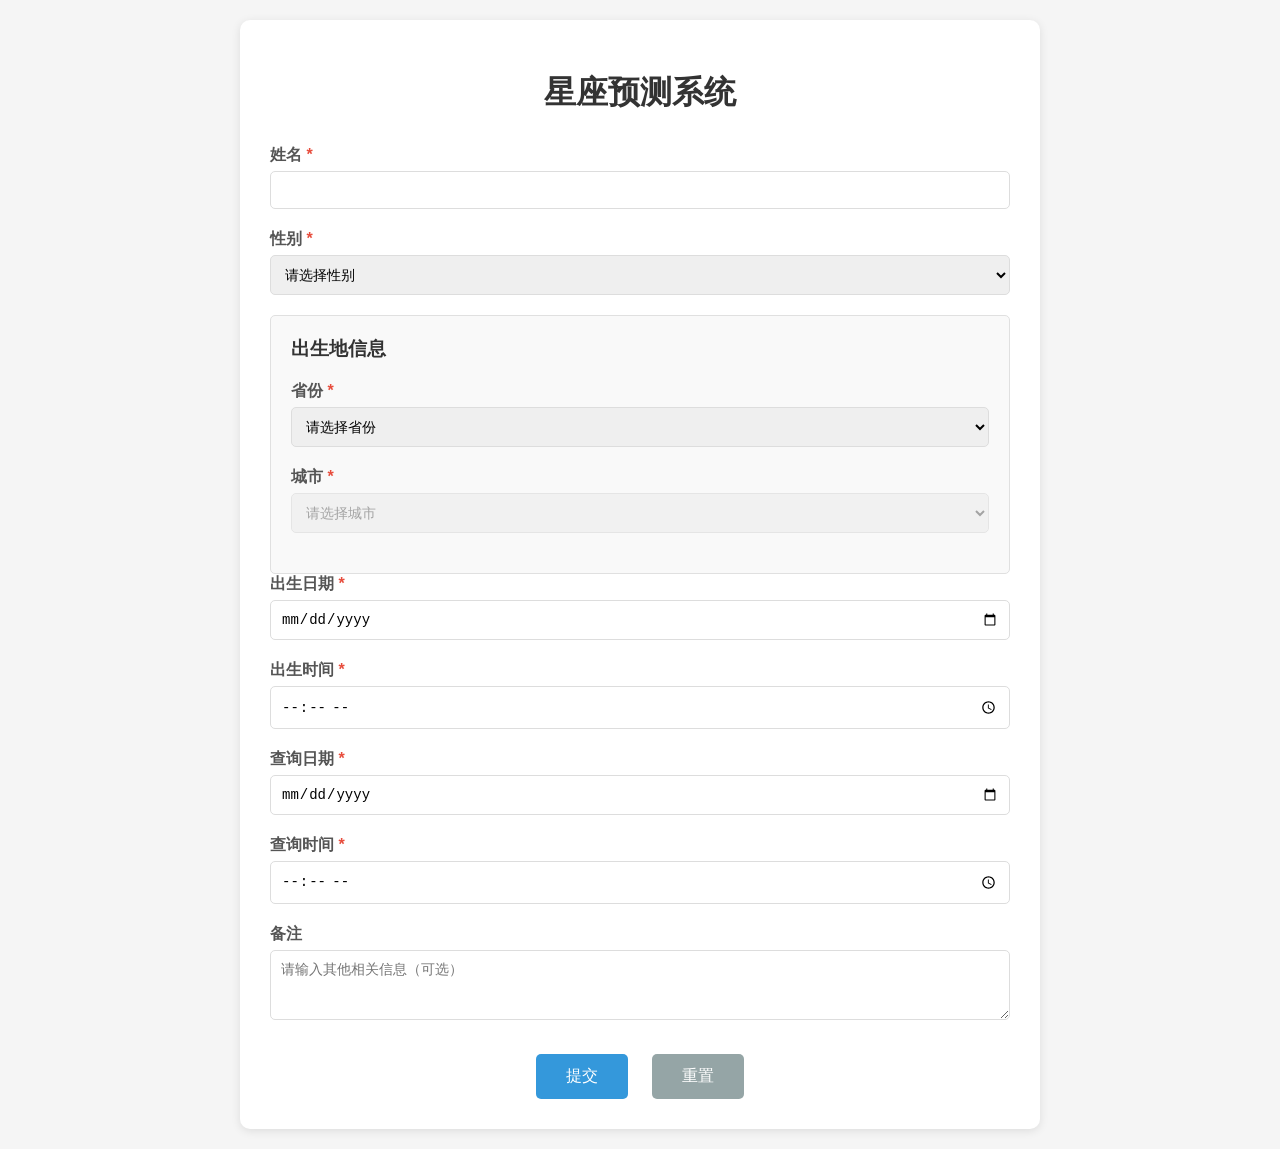
<file: templates/index222的副本.html>
<!DOCTYPE html>
<html lang="zh-CN">
<head>
    <meta charset="UTF-8">
    <meta name="viewport" content="width=device-width, initial-scale=1.0">
    <title>星座预测系统</title>
    <style>
        body {
            font-family: Arial, sans-serif;
            max-width: 800px;
            margin: 0 auto;
            padding: 20px;
            background-color: #f5f5f5;
        }
        .form-container {
            background: white;
            padding: 30px;
            border-radius: 10px;
            box-shadow: 0 2px 10px rgba(0,0,0,0.1);
        }
        h1 {
            text-align: center;
            color: #333;
            margin-bottom: 30px;
        }
        .form-group {
            margin-bottom: 20px;
        }
        label {
            display: block;
            margin-bottom: 5px;
            font-weight: bold;
            color: #555;
        }
        select, input, textarea {
            width: 100%;
            padding: 10px;
            border: 1px solid #ddd;
            border-radius: 5px;
            font-size: 14px;
            box-sizing: border-box;
        }
        select:focus, input:focus, textarea:focus {
            outline: none;
            border-color: #3498db;
        }
        .birth-info {
            background-color: #f9f9f9;
            padding: 20px;
            border-radius: 5px;
            border: 1px solid #e0e0e0;
        }
        .birth-info h3 {
            margin-top: 0;
            color: #333;
        }
        .button-group {
            text-align: center;
            margin-top: 30px;
        }
        button {
            background-color: #3498db;
            color: white;
            padding: 12px 30px;
            border: none;
            border-radius: 5px;
            cursor: pointer;
            font-size: 16px;
            margin: 0 10px;
        }
        button:hover {
            background-color: #2980b9;
        }
        .reset-btn {
            background-color: #95a5a6;
        }
        .reset-btn:hover {
            background-color: #7f8c8d;
        }
        .required {
            color: #e74c3c;
        }
    </style>
</head>
<body>
    <div class="form-container">
        <h1>星座预测系统</h1>
        <form id="astrologyForm">
            <div class="form-group">
                <label for="name">姓名 <span class="required">*</span></label>
                <input type="text" id="name" name="name" required>
            </div>

            <div class="form-group">
                <label for="gender">性别 <span class="required">*</span></label>
                <select id="gender" name="gender" required>
                    <option value="">请选择性别</option>
                    <option value="男">男</option>
                    <option value="女">女</option>
                </select>
            </div>

            <div class="birth-info">
                <h3>出生地信息</h3>
                <div class="form-group">
                    <label for="province">省份 <span class="required">*</span></label>
                    <select id="province" name="province" required onchange="updateCities()">
                        <option value="">请选择省份</option>
                        <option value="Beijing">北京</option>
                        <option value="TianJin">天津</option>
                        <option value="HeiLongJiang">黑龙江</option>
                        <option value="JiLin">吉林</option>
                        <option value="LiaoNing">辽宁</option>
                        <option value="HeBei">河北</option>
                        <option value="ShanDong">山东</option>
                        <option value="ShanXi">山西</option>
                        <option value="JiangSu">江苏</option>
                        <option value="AnHui">安徽</option>
                        <option value="ZheJiang">浙江</option>
                        <option value="FuJian">福建</option>
                        <option value="JiangXi">江西</option>
                        <option value="ShangHai">上海</option>
                        <option value="GuangDong">广东</option>
                        <option value="HaiNan">海南</option>
                        <option value="GuangXi">广西</option>
                        <option value="GuiZhou">贵州</option>
                        <option value="YunNan">云南</option>
                        <option value="SiChuan">四川</option>
                        <option value="ChongQing">重庆</option>
                        <option value="ShanXi1">陕西</option>
                        <option value="GanSu">甘肃</option>
                        <option value="QingHai">青海</option>
                        <option value="NingXia">宁夏</option>
                        <option value="XiZang">西藏</option>
                        <option value="XinJiang">新疆</option>
                        <option value="NeiMengGu">内蒙古</option>
                        <option value="HongKong">香港</option>
                        <option value="AoMen">澳门</option>
                        <option value="TaiWan">台湾</option>
                    
            </select>
                </div>

                <div class="form-group">
                    <label for="city">城市 <span class="required">*</span></label>
                    <select id="city" name="city" required disabled>
                    <option value="">请先选择省份</option>
                </select>
            </div>
           </div>

            <div class="form-group">
                <label for="birthDate">出生日期 <span class="required">*</span></label>
                <input type="date" id="birthDate" name="birthDate" required>
            </div>

            <div class="form-group">
                <label for="birthTime">出生时间 <span class="required">*</span></label>
                <input type="time" id="birthTime" name="birthTime" required>
            </div>

            <div class="form-group">
                <label for="transitDate">查询日期 <span class="required">*</span></label>
                <input type="date" id="transitDate" name="transitDate" required>
            </div>
            
            <div class="form-group">
                <label for="transitTime">查询时间 <span class="required">*</span></label>
                <input type="time" id="transitTime" name="transitTime" required>
            </div>

            <div class="form-group">
                <label for="description">备注</label>
                <textarea id="description" name="description" rows="3" placeholder="请输入其他相关信息（可选）"></textarea>
            </div>

            <div class="button-group">
                <button type="submit" class="btn">提交</button>
                <button type="button" class="btn reset-btn" onclick="resetForm()">重置</button>
            </div>
        </form>
    </div>

    <script>
        // 省份对应的城市数据
        const cityData = {
            'Beijing': [
                { name: '北京', coordinates: '116:28E,39:54N' } ,
                { name: '平谷', coordinates: '117:06E,40:08N' },
                { name: '密云', coordinates: '116:51E,40:22N' },
                { name: '顺义', coordinates: '116:39E,40:08N' },
                { name: '通县', coordinates: '116:40E,39:55N' },
                { name: '怀柔', coordinates: '116:37E,40:19N' },
                { name: '大兴', coordinates: '116:20E,39:44N' },
                { name: '房山', coordinates: '115:59E,39:43N' },
                { name: '昌平', coordinates: '116:12E,40:13N' },
                { name: '延庆', coordinates: '115:58E,40:28N' }
         ],
            'TianJin': [
                { name: '天津', coordinates: '117:10E,39:08N' },
                { name: '宁河', coordinates: '117:50E,39:20N' },
                { name: '静海', coordinates: '116:55E,38:56N' },    
                { name: '蓟县', coordinates: '117:24E,40:03N' },
                { name: '宝坻', coordinates: '117:18E,39:45N' },
                { name: '武清', coordinates: '117:03E,39:24N' }
            ],
            
'TaiWan': [
    { name: '台北市', coordinates: '121:30E,25:03N' },
    { name: '新北市', coordinates: '121:29E,25:00N' },
    { name: '高雄市', coordinates: '120:17E,22:38N' },
    { name: '基隆市', coordinates: '121:44E,25:08N' },
    { name: '桃园市', coordinates: '121:18E,24:59N' },
    { name: '新竹市', coordinates: '120:58E,24:48N' },
    { name: '台中市', coordinates: '120:40E,24:09N' },
    { name: '嘉义市', coordinates: '120:27E,23:29N' },
    { name: '台南市', coordinates: '120:12E,23:00N' },
    { name: '宜兰县', coordinates: '121:45E,24:46N' },
    { name: '新竹县', coordinates: '120:59E,24:46N' },
    { name: '苗栗县', coordinates: '120:49E,24:33N' },
    { name: '彰化县', coordinates: '120:32E,24:04N' },
    { name: '南投县', coordinates: '120:41E,23:54N' },
    { name: '云林县', coordinates: '120:32E,23:42N' },
    { name: '嘉义县', coordinates: '120:27E,23:29N' },
    { name: '屏东县', coordinates: '120:29E,22:39N' },
    { name: '花莲县', coordinates: '121:36E,23:59N' },
    { name: '台东县', coordinates: '121:09E,22:45N' },
    { name: '澎湖县', coordinates: '119:33E,23:34N' },
    { name: '绿岛', coordinates: '121:28E,22:35N' },
    { name: '兰屿', coordinates: '121:33E,22:25N' }
],
'HongKong': [
    { name: '香港', coordinates: '114:06E,22:12N' },
    { name: '九龙', coordinates: '114:11E,22:19N' },
    { name: '新界', coordinates: '114:10E,22:25N' }
],
'Macau': [  // 建议使用 'Macau' 替代 'AoMen' 以保持一致性和可读性
    { name: '澳门', coordinates: '113:33E,22:11N' }
]
 };
        // 获取DOM元素
        const provinceSelect = document.getElementById('province');
        const citySelect = document.getElementById('city');
        const form = document.getElementById('astrologyForm');
        
        // 更新城市列表的函数
    function updateCities() {
        const selectedProvince = provinceSelect.value;
        
        // 清空城市选项
        citySelect.innerHTML = '<option value="">请选择城市</option>';
        citySelect.disabled = true;
        
        if (selectedProvince && cityData[selectedProvince]) {
            // 有对应的城市数据
            cityData[selectedProvince].forEach(city => {
                const option = document.createElement('option');
                option.value = city.coordinates; // 存储经纬度作为值
                option.textContent = city.name;
                option.dataset.coordinates = city.coordinates; // 存储经纬度
                citySelect.appendChild(option);
            });
            citySelect.disabled = false;
        }
    }
    
    // 省份选择变化事件
    if (provinceSelect && citySelect) {
        provinceSelect.addEventListener('change', updateCities);
    }

    // 表单提交事件
    if (form) {
        form.addEventListener('submit', function(e) {
            e.preventDefault();
            
            // 获取选中的城市坐标
            const selectedCityOption = citySelect.options[citySelect.selectedIndex];
            const coordinates = selectedCityOption.dataset.coordinates;
            
            const formData = new FormData(this);
            const data = {
                name: formData.get('name'),
                gender: formData.get('gender'),
                province: formData.get('province'),
                city: formData.get('city'),
                coordinates: coordinates,
                birthDate: formData.get('birthDate'),
                birthTime: formData.get('birthTime'),
                transitDate: formData.get('transitDate'),
                transitTime: formData.get('transitTime'),
                description: formData.get('description')
            };
            
            // 验证必填项
            if (!data.name || !data.gender || !data.province || !data.city || 
                !data.birthDate || !data.birthTime || 
                !data.transitDate || !data.transitTime) {
                alert('请填写所有必填项！');
                return;
            }
            
            // 这里可以添加提交数据的逻辑
            console.log('提交的数据:', data);
            alert('信息提交成功！\n' + 
                  '姓名: ' + data.name + '\n' +
                  '性别: ' + data.gender + '\n' +
                  '省份: ' + data.province + '\n' +
                  '城市: ' + data.city + '\n' +
                  '经纬度: ' + data.coordinates + '\n' +
                  '出生日期: ' + data.birthDate + '\n' +
                  '出生时间: ' + data.birthTime + '\n' +
                  '查询日期: ' + data.transitDate + '\n' +
                  '查询时间: ' + data.transitTime);
            
            // 实际应用中，这里应该发送数据到后端
            fetch('/calculate',  {
              method: 'POST',
     headers: {
            'Content-Type': 'application/json'
                },
                 body: JSON.stringify(data)
             })
            .then(response => response.json())
             .then(result => {
                 console.log('Success:', result);
             })
             .catch(error => {
                 console.error('Error:', error);
             });
        });
    }

    // 重置表单函数
    function resetForm() {
        if (form) {
            form.reset();
        }
        if (citySelect) {
            citySelect.innerHTML = '<option value="">请选择城市</option>';
            citySelect.disabled = true;
        }
    }

    // 页面加载时确保城市选择框处于正确状态
    document.addEventListener('DOMContentLoaded', function() {
        if (citySelect) {
            citySelect.innerHTML = '<option value="">请选择城市</option>';
            citySelect.disabled = true;
        }
    });
</script>
</body>
</html>
</file>
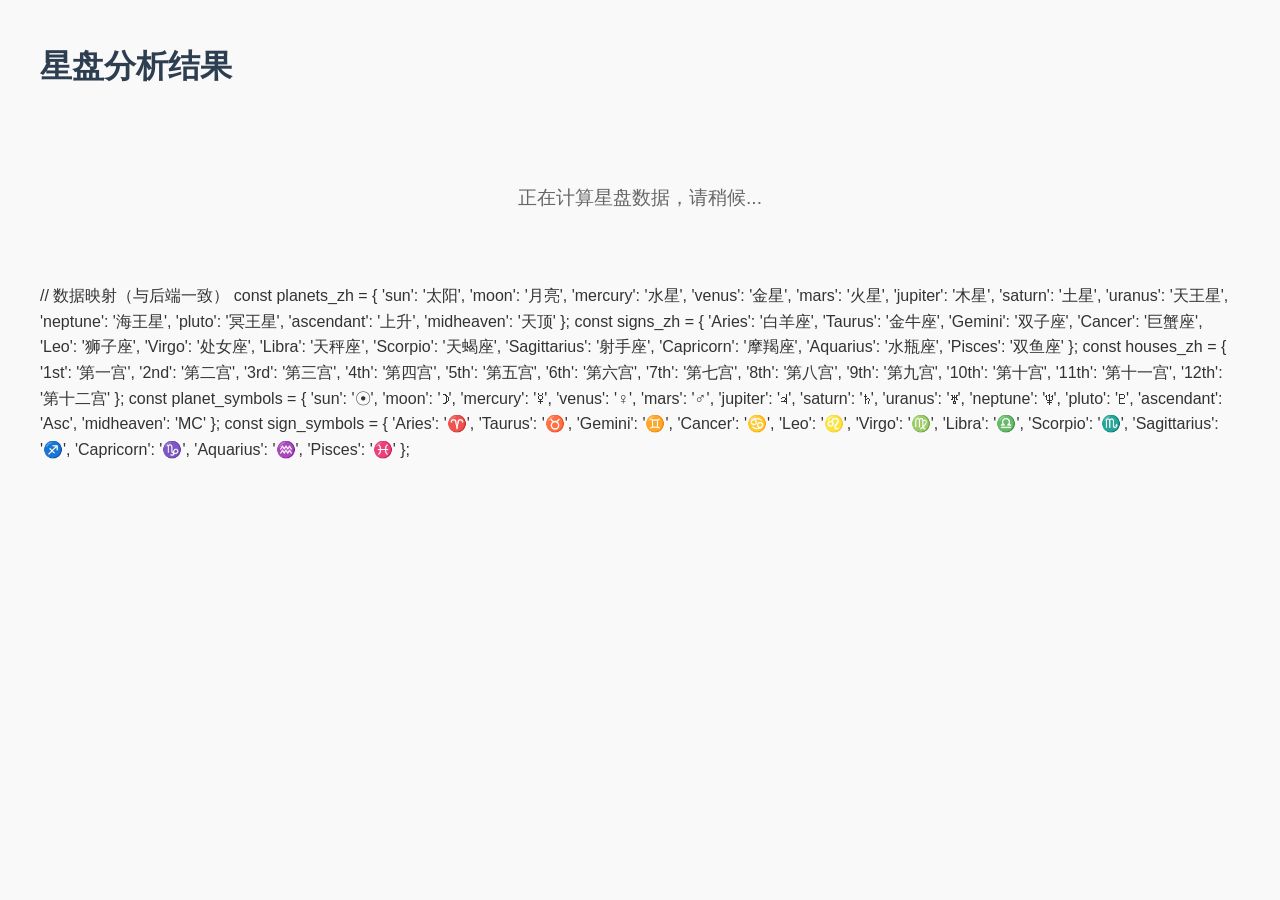
<file: templates/result2.html>
<!DOCTYPE html>
<html lang="zh-CN">
<head>
    <meta charset="UTF-8">
    <meta name="viewport" content="width=device-width, initial-scale=1.0">
    <title>星盘分析结果</title>
    <style>
        body {
            font-family: 'Arial', sans-serif;
            line-height: 1.6;
            color: #333;
            max-width: 1200px;
            margin: 0 auto;
            padding: 20px;
            background-color: #f9f9f9;
        }
        
        h1, h2, h3 {
            color: #2c3e50;
        }
        
        .section {
            background-color: white;
            border-radius: 8px;
            padding: 20px;
            margin-bottom: 30px;
            box-shadow: 0 2px 10px rgba(0, 0, 0, 0.1);
        }
        
        table {
            width: 100%;
            border-collapse: collapse;
            margin: 20px 0;
        }
        
        th, td {
            padding: 12px 15px;
            text-align: left;
            border-bottom: 1px solid #ddd;
        }
        
        th {
            background-color: #f2f2f2;
            font-weight: bold;
        }
        
        tr:hover {
            background-color: #f5f5f5;
        }
        
        .planet-symbol {
            font-size: 1.2em;
            margin-right: 5px;
        }
        
        .aspect-conjunction {
            background-color: #e8f4f8;
        }
        
        .aspect-sextile {
            background-color: #e8f8f0;
        }
        
        .aspect-square {
            background-color: #f8e8e8;
        }
        
        .aspect-trine {
            background-color: #f8f4e8;
        }
        
        .aspect-opposition {
            background-color: #f0e8f8;
        }
        
        .event-list {
            list-style-type: none;
            padding-left: 0;
        }
        
        .event-list li {
            padding: 10px;
            margin-bottom: 10px;
            background-color: #f9f9f9;
            border-left: 4px solid #3498db;
        }
        
        .loading {
            text-align: center;
            padding: 50px;
            font-size: 1.2em;
            color: #666;
        }
        
        .error {
            color: #e74c3c;
            padding: 15px;
            background-color: #fdecea;
            border-radius: 4px;
            margin-bottom: 20px;
        }
        
        .tab-container {
            margin-bottom: 20px;
        }
        
        .tab-button {
            padding: 10px 20px;
            background-color: #f2f2f2;
            border: none;
            cursor: pointer;
            margin-right: 5px;
            border-radius: 4px 4px 0 0;
        }
        
        .tab-button.active {
            background-color: #3498db;
            color: white;
        }
        
        .tab-content {
            display: none;
        }
        
        .tab-content.active {
            display: block;
        }
    </style>
</head>
<body>
    <div id="result-container">
        <h1>星盘分析结果</h1>
        
        <div id="loading-indicator" class="loading">
            <p>正在计算星盘数据，请稍候...</p>
        </div>
        
        <div id="error-container" class="error" style="display: none;"></div>
        
        <div id="result-content" style="display: none;">
            <div class="tab-container">
                <button class="tab-button active" onclick="switchTab('natal')">本命星盘</button>
                <button class="tab-button" onclick="switchTab('transit')">行运星盘</button>
                <button class="tab-button" onclick="switchTab('aspects')">相位关系</button>
                <button class="tab-button" onclick="switchTab('events')">事件解读</button>
            </div>
            
            <!-- 本命星盘 -->
            <div id="natal-tab" class="tab-content active">
                <div class="section">
                    <h2>本命星盘</h2>
                    <div id="natal-chart-container">
                        <table class="chart-table">
                            <thead>
                                <tr>
                                    <th>行星</th>
                                    <th>星座</th>
                                    <th>宫位</th>
                                    <th>经度</th>
                                </tr>
                            </thead>
                            <tbody id="natal-planets">
                                <!-- 通过JavaScript动态填充 -->
                            </tbody>
                        </table>
                    </div>
                    
                    <h3>宫位信息</h3>
                    <div id="natal-houses-container">
                        <table class="houses-table">
                            <thead>
                                <tr>
                                    <th>宫位</th>
                                    <th>起始点</th>
                                    <th>星座</th>
                                </tr>
                            </thead>
                            <tbody id="natal-houses">
                                <!-- 通过JavaScript动态填充 -->
                            </tbody>
                        </table>
                    </div>
                </div>
            </div>
            
            <!-- 行运星盘 -->
            <div id="transit-tab" class="tab-content">
                <div class="section">
                    <h2>行运星盘</h2>
                    <div id="transit-chart-container">
                        <table class="chart-table">
                            <thead>
                                <tr>
                                    <th>行星</th>
                                    <th>星座</th>
                                    <th>宫位</th>
                                    <th>经度</th>
                                </tr>
                            </thead>
                            <tbody id="transit-planets">
                                <!-- 通过JavaScript动态填充 -->
                            </tbody>
                        </table>
                    </div>
                </div>
            </div>
            
            <!-- 相位关系 -->
            <div id="aspects-tab" class="tab-content">
                <div class="section">
                    <h2>行星相位关系</h2>
                    <p>以下是行运行星与本命行星之间的主要相位关系（容许度范围内的相位）：</p>
                    <div id="aspects-container">
                        <table class="aspect-table">
                            <thead>
                                <tr>
                                    <th>本命行星</th>
                                    <th>行运行星</th>
                                    <th>相位</th>
                                    <th>角度差</th>
                                    <th>容许度</th>
                                    <th>本命星座</th>
                                    <th>行运星座</th>
                                </tr>
                            </thead>
                            <tbody id="aspect-list">
                                <!-- 通过JavaScript动态填充 -->
                            </tbody>
                        </table>
                    </div>
                </div>
            </div>
            
            <!-- 事件解读 -->
            <div id="events-tab" class="tab-content">
                <div class="section">
                    <h2>事件解读</h2>
                    <div id="events-container">
                        <div id="sun-sign-events">
                            <h3>太阳星座相关事件</h3>
                            <ul class="event-list" id="sun-events">
                                <!-- 通过JavaScript动态填充 -->
                            </ul>
                        </div>
                        
                        <div id="asc-sign-events">
                            <h3>上升星座相关事件</h3>
                            <ul class="event-list" id="asc-events">
                                <!-- 通过JavaScript动态填充 -->
                            </ul>
                        </div>
                        
                        <div id="aspect-events">
                            <h3>相位相关事件</h3>
                            <div id="aspect-events-list">
                                <!-- 通过JavaScript动态填充 -->
                            </div>
                        </div>
                    </div>
                </div>
            </div>
        </div>
    </div>

    <script>
        // 切换标签页
        function switchTab(tabName) {
            // 隐藏所有标签内容
            document.querySelectorAll('.tab-content').forEach(tab => {
                tab.classList.remove('active');
            });
            
            // 取消所有标签按钮的active状态
            document.querySelectorAll('.tab-button').forEach(button => {
                button.classList.remove('active');
            });
            
            // 显示选中的标签内容
            document.getElementById(`${tabName}-tab`).classList.add('active');
            
            // 设置选中的标签按钮为active
            event.currentTarget.classList.add('active');
        }
        
        // 渲染本命星盘
        function renderNatalChart(natalChart) {
            const planetsContainer = document.getElementById('natal-planets');
            const housesContainer = document.getElementById('natal-houses');
            
            // 清空容器
            planetsContainer.innerHTML = '';
            housesContainer.innerHTML = '';
            
            // 渲染行星数据
            for (const [planet, data] of Object.entries(natalChart.planets)) {
                const row = document.createElement('tr');
                
                row.innerHTML = `
                    <td>
                        <span class="planet-symbol">${data.symbol || ''}</span>
                        ${planets_zh[planet] || planet}
                    </td>
                    <td>
                        <span class="sign-symbol">${sign_symbols[data.sign] || ''}</span>
                        ${signs_zh[data.sign] || data.sign}
                    </td>
                    <td>${houses_zh[data.house] || data.house}</td>
                    <td>${data.longitude.toFixed(2)}°</td>
                `;
                
                planetsContainer.appendChild(row);
            }
            
            // 渲染宫位数据
            for (let i = 0; i < natalChart.cusps.length; i++) {
                const cusp = natalChart.cusps[i];
                const sign = getSignFromLongitude(cusp);
                
                const row = document.createElement('tr');
                
                row.innerHTML = `
                    <td>${houses_zh[`${i+1}st`] || `${i+1}宫`}</td>
                    <td>${cusp.toFixed(2)}°</td>
                    <td>
                        <span class="sign-symbol">${sign_symbols[sign] || ''}</span>
                        ${signs_zh[sign] || sign}
                    </td>
                `;
                
                housesContainer.appendChild(row);
            }
        }
        
        // 渲染行运星盘
        function renderTransitChart(transitChart) {
            const container = document.getElementById('transit-planets');
            container.innerHTML = '';
            
            for (const [planet, data] of Object.entries(transitChart)) {
                const row = document.createElement('tr');
                
                row.innerHTML = `
                    <td>
                        <span class="planet-symbol">${data.symbol || ''}</span>
                        ${planets_zh[planet] || planet}
                    </td>
                    <td>
                        <span class="sign-symbol">${sign_symbols[data.sign] || ''}</span>
                        ${signs_zh[data.sign] || data.sign}
                    </td>
                    <td>${houses_zh[data.house] || data.house}</td>
                    <td>${data.longitude.toFixed(2)}°</td>
                `;
                
                container.appendChild(row);
            }
        }
        
        // 渲染相位关系
        function renderAspects(aspects) {
            const container = document.getElementById('aspect-list');
            container.innerHTML = '';
            
            if (!aspects || aspects.length === 0) {
                container.innerHTML = '<tr><td colspan="7" style="text-align: center;">没有检测到显著的相位关系</td></tr>';
                return;
            }
            
            aspects.forEach(aspect => {
                const row = document.createElement('tr');
                row.className = `aspect-${aspect.aspect_type}`;
                
                row.innerHTML = `
                    <td>
                        <span class="planet-symbol">${planet_symbols[aspect.natal_planet] || ''}</span>
                        ${planets_zh[aspect.natal_planet] || aspect.natal_planet}
                    </td>
                    <td>
                        <span class="planet-symbol">${planet_symbols[aspect.transit_planet] || ''}</span>
                        ${planets_zh[aspect.transit_planet] || aspect.transit_planet}
                    </td>
                    <td>${aspect.aspect_name}</td>
                    <td>${aspect.actual_degree.toFixed(2)}°</td>
                    <td>±${aspect.max_orb.toFixed(2)}°</td>
                    <td>
                        <span class="sign-symbol">${sign_symbols[aspect.natal_sign] || ''}</span>
                        ${signs_zh[aspect.natal_sign] || aspect.natal_sign}
                    </td>
                    <td>
                        <span class="sign-symbol">${sign_symbols[aspect.transit_sign] || ''}</span>
                        ${signs_zh[aspect.transit_sign] || aspect.transit_sign}
                    </td>
                `;
                
                container.appendChild(row);
            });
        }
        
        // 渲染事件解读
        function renderEvents(events) {
            const sunEventsContainer = document.getElementById('sun-events');
            const ascEventsContainer = document.getElementById('asc-events');
            const aspectEventsContainer = document.getElementById('aspect-events-list');
            
            // 清空容器
            sunEventsContainer.innerHTML = '';
            ascEventsContainer.innerHTML = '';
            aspectEventsContainer.innerHTML = '';
            
            // 渲染太阳星座事件
            if (events.sun_sign.events && events.sun_sign.events.length > 0) {
                events.sun_sign.events.forEach(event => {
                    const li = document.createElement('li');
                    li.textContent = event;
                    sunEventsContainer.appendChild(li);
                });
            } else {
                sunEventsContainer.innerHTML = '<li>没有找到太阳星座相关事件</li>';
            }
            
            // 渲染上升星座事件
            if (events.asc_sign.events && events.asc_sign.events.length > 0) {
                events.asc_sign.events.forEach(event => {
                    const li = document.createElement('li');
                    li.textContent = event;
                    ascEventsContainer.appendChild(li);
                });
            } else {
                ascEventsContainer.innerHTML = '<li>没有找到上升星座相关事件</li>';
            }
            
            // 渲染相位相关事件
            if (events.aspect_events && events.aspect_events.length > 0) {
                events.aspect_events.forEach(eventGroup => {
                    const section = document.createElement('div');
                    section.className = 'event-group';
                    
                    const heading = document.createElement('h4');
                    heading.textContent = eventGroup.query;
                    section.appendChild(heading);
                    
                    const ul = document.createElement('ul');
                    ul.className = 'event-list';
                    
                    if (eventGroup.events && eventGroup.events.length > 0) {
                        eventGroup.events.forEach(event => {
                            const li = document.createElement('li');
                            li.textContent = event;
                            ul.appendChild(li);
                        });
                    } else {
                        const li = document.createElement('li');
                        li.textContent = '没有找到相关事件';
                        ul.appendChild(li);
                    }
                    
                    section.appendChild(ul);
                    aspectEventsContainer.appendChild(section);
                });
            } else {
                aspectEventsContainer.innerHTML = '<p>没有找到相位相关事件</p>';
            }
        }
        
        // 根据经度获取星座
        function getSignFromLongitude(longitude) {
            const signs = [
                'Aries', 'Taurus', 'Gemini', 'Cancer', 'Leo', 'Virgo',
                'Libra', 'Scorpio', 'Sagittarius', 'Capricorn', 'Aquarius', 'Pisces'
            ];
            const normalized = longitude % 360;
            const signIndex = Math.floor(normalized / 30);
            return signs[signIndex];
        }
        
        // 显示结果
        function displayResults(result) {
            // 隐藏加载指示器
            document.getElementById('loading-indicator').style.display = 'none';
            
            // 显示结果内容
            document.getElementById('result-content').style.display = 'block';
            
            // 渲染各个部分
            renderNatalChart(result.natal_chart);
            renderTransitChart(result.transit_chart);
            renderAspects(result.aspects);
            renderEvents(result.events);
        }
        
        // 显示错误
        function displayError(error) {
            // 隐藏加载指示器
            document.getElementById('loading-indicator').style.display = 'none';
            
            // 显示错误信息
            const errorContainer = document.getElementById('error-container');
            errorContainer.style.display = 'block';
            errorContainer.innerHTML = `
      <div class="alert alert-danger">
        <strong>错误:</strong> ${error.message || '未知错误'}
      </div>
      <button id="back-button" class="btn btn-primary">返回重新提交</button>
    ;
        // 添加返回按钮事件
    document.getElementById('back-button').addEventListener('click', () => {
      window.location.href = 'index.html';
    });
  }
        // 初始化页面   
document.addEventListener('DOMContentLoaded', function() {
    const resultData = JSON.parse(sessionStorage.getItem('astrologyResult'));
    
  if (resultData) {
            // 渲染结果
        renderNatalChart(resultData.natal_chart);
        renderTransitChart(resultData.transit_chart);
        renderAspects(resultData.aspects);
        renderEvents(resultData.events);
    //} else {
        // 没有结果数据，重定向回首页
       // window.location.href = 'index.html';
    }
});

</script>
        
        // 数据映射（与后端一致）
        const planets_zh = {
            'sun': '太阳',
            'moon': '月亮',
            'mercury': '水星',
            'venus': '金星',
            'mars': '火星',
            'jupiter': '木星',
            'saturn': '土星',
            'uranus': '天王星',
            'neptune': '海王星',
            'pluto': '冥王星',
            'ascendant': '上升',
            'midheaven': '天顶'
        };
        
        const signs_zh = {
            'Aries': '白羊座',
            'Taurus': '金牛座',
            'Gemini': '双子座',
            'Cancer': '巨蟹座',
            'Leo': '狮子座',
            'Virgo': '处女座',
            'Libra': '天秤座',
            'Scorpio': '天蝎座',
            'Sagittarius': '射手座',
            'Capricorn': '摩羯座',
            'Aquarius': '水瓶座',
            'Pisces': '双鱼座'
        };
        
        const houses_zh = {
            '1st': '第一宫',
            '2nd': '第二宫',
            '3rd': '第三宫',
            '4th': '第四宫',
            '5th': '第五宫',
            '6th': '第六宫',
            '7th': '第七宫',
            '8th': '第八宫',
            '9th': '第九宫',
            '10th': '第十宫',
            '11th': '第十一宫',
            '12th': '第十二宫'
        };
        
        const planet_symbols = {
            'sun': '☉',
            'moon': '☽',
            'mercury': '☿',
            'venus': '♀',
            'mars': '♂',
            'jupiter': '♃',
            'saturn': '♄',
            'uranus': '♅',
            'neptune': '♆',
            'pluto': '♇',
            'ascendant': 'Asc',
            'midheaven': 'MC'
        };
        
        const sign_symbols = {
            'Aries': '♈',
            'Taurus': '♉',
            'Gemini': '♊',
            'Cancer': '♋',
            'Leo': '♌',
            'Virgo': '♍',
            'Libra': '♎',
            'Scorpio': '♏',
            'Sagittarius': '♐',
            'Capricorn': '♑',
            'Aquarius': '♒',
            'Pisces': '♓'
        };
    </script>
</body>
</html>
</file>
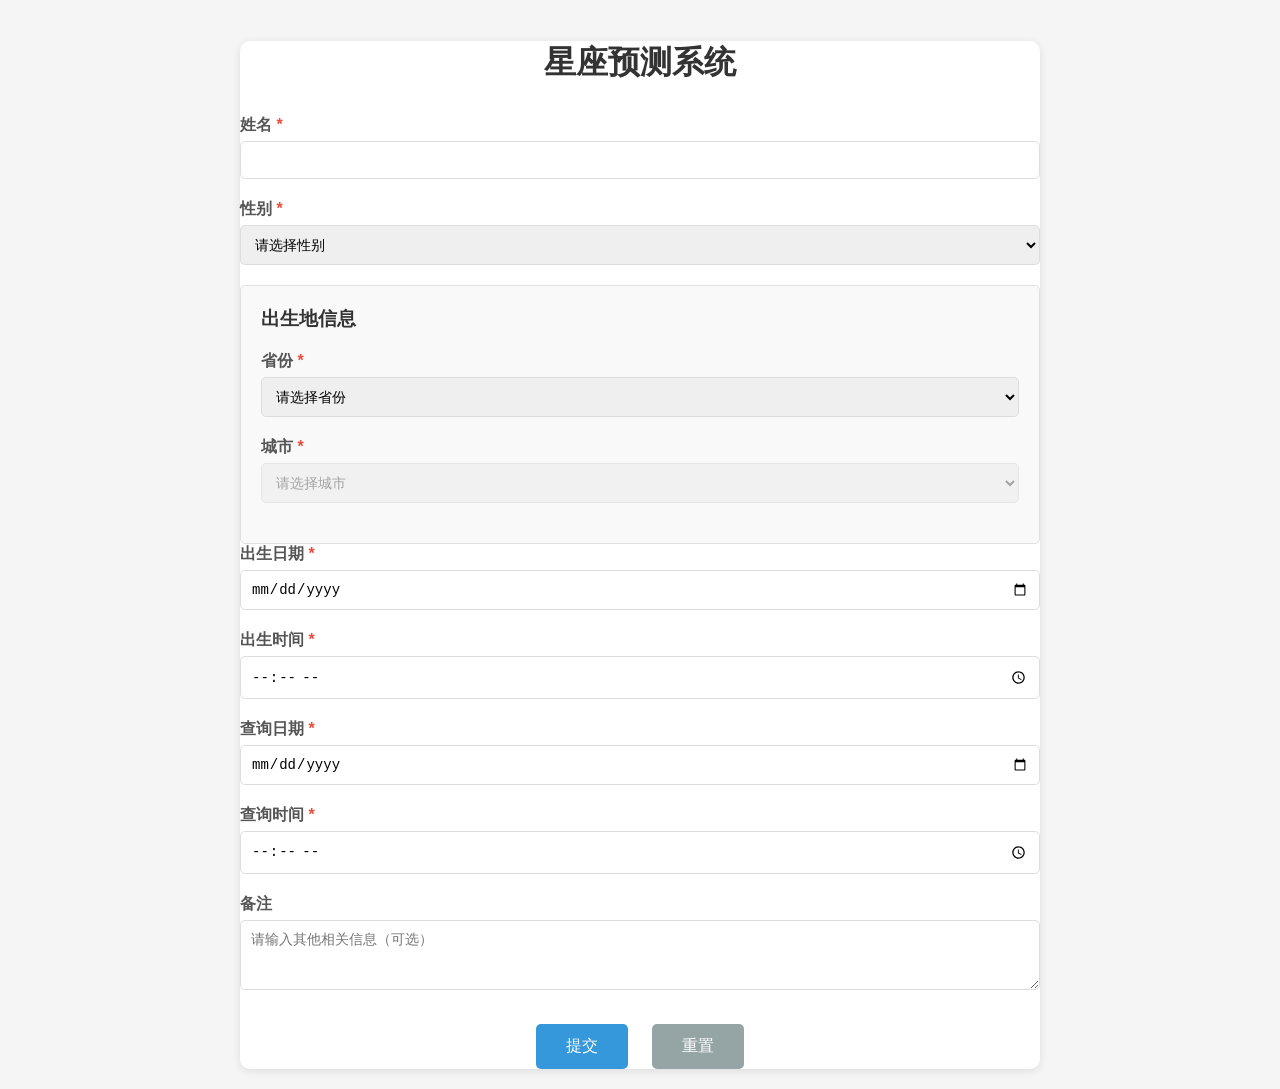
<file: templates/前端.html>
<!DOCTYPE html>
<html lang="zh-CN">
<head>
    <meta charset="UTF-8">
    <meta name="viewport" content="width=device-width, initial-scale=1.0">
    <title>星座预测系统</title>
    <style>
        body {
            font-family: Arial, sans-serif;
            max-width: 800px;
            margin: 0 auto;
            padding: 20px;
            background-color: #f5f5f5;
        }
        .form-container {
            background: white;
            padding: 30极px;
            border-radius: 10px;
            box-shadow: 0 2px 10px rgba(0,0,0,0.1);
        }
        h1 {
            text-align: center;
            color: #333;
            margin-bottom: 30px;
        }
        .form-group {
            margin-bottom: 20px;
        }
        label {
            display: block;
            margin-bottom: 5px;
            font-weight: bold;
            color: #555;
        }
        select, input, textarea {
            width: 100%;
            padding: 10px;
            border: 1px solid #ddd;
            border-radius: 5px;
            font-size: 14px;
            box-sizing: border-box;
        }
        select:focus, input:focus, textarea:focus {
            outline: none;
            border-color: #3498db;
        }
        .birth-info {
            background-color: #f9f9f9;
            padding: 20px;
            border-radius: 5px;
            border: 1px solid #e0e0e0;
        }
        .birth-info h3 {
            margin-top: 0;
            color: #333;
        }
        .button-group {
            text-align: center;
            margin-top: 30px;
        }
        button {
            background-color: #3498db;
            color: white;
            padding: 12px 30px;
            border: none;
            border-radius: 5px;
            cursor: pointer;
            font-size: 16px;
            margin: 0 10px;
        }
        button:hover {
            background-color: #2980b9;
        }
        .reset-btn {
            background-color: #95a5a6;
        }
        .reset-btn:hover {
            background-color: #7f8c8d;
        }
        .required {
            color: #e74c3c;
        }
    </style>
</head>
<body>
    <div class="form-container">
        <h1>星座预测系统</h1>
        <form id="astrologyForm">
            <div class="form-group">
                <label for="name">姓名 <span class="required">*</span></label>
                <input type="text" id="name" name="name" required>
            </div>

            <div class="form-group">
                <label for="gender">性别 <span class="required">*</span></label>
                <select id="gender" name="gender" required>
                    <option value="">请选择性别</option>
                    <option value="男">男</option>
                    <option value="女">女</option>
                </select>
            </div>

            <div class="birth-info">
                <h3>出生地信息</h3>
                <div class="form-group">
                    <label for="province">省份 <span class="required">*</span></label>
                    <select id="province" name="province" required onchange="updateCities()">
                        <option value="">请选择省份</option>
                        <option value="Beijing">北京</option>
                        <option value="TianJin">天津</option>
                        <option value="HeiLongJiang">黑龙江</option>
                        <option value="JiLin">吉林</option>
                        <option value="LiaoNing">辽宁</option>
                        <option value="HeBei">河北</option>
                        <option value="ShanDong">山东</option>
                        <option value="ShanXi">山西</option>
                        <option value="JiangSu">江苏</option>
                        <option value="AnHui">安徽</option>
                        <option value="ZheJiang">浙江</option>
                        <option value="FuJian">福建</option>
                        <option value="JiangXi">江西</option>
                        <option value="ShangHai">上海</option>
                        <option value="GuangDong">广东</option>
                        <option value="HaiNan">海南</option>
                        <option value="GuangXi">广西</option>
                        <option value="GuiZhou">贵州</option>
                        <option value="YunNan">云南</option>
                        <option value="SiChuan">四川</option>
                        <option value="ChongQing">重庆</option>
                        <option value="ShanXi1">陕西</option>
                        <option value="GanSu">甘肃</option>
                        <option value="QingHai">青海</option>
                        <option value="NingXia">宁夏</option>
                        <option value="XiZang">西藏</option>
                        <option value="XinJiang">新疆</option>
                        <option value="NeiMengGu">内蒙古</option>
                        <option value="HongKong">香港</option>
                        <option value="AoMen">澳门</option>
                        <option value="TaiWan">台湾</option>
                    </select>
                </div>

                <div class="form-group">
                    <label for="city">城市 <span class="required">*</span></label>
                    <select id="city" name="city" required disabled>
                        <option value="">请先选择省份</option>
                    </select>
                </div>
            </div>
           
            <div class="form-group">
                <label for="birthDate">出生日期 <span class="required">*</span></label>
                <input type="date" id="birthDate" name="birthDate" required>
            </div>

            <div class="form-group">
                <label for="birthTime">出生时间 <span class="required">*</span></label>
                <input type="time" id="birthTime" name="birthTime" required>
            </div>

            <div class="form-group">
                <label for="transitDate">查询日期 <span class="required">*</span></label>
                <input type="date" id="transitDate" name="transitDate" required>
            </div>
            
            <div class="form-group">
                <label for="transitTime">查询时间 <span class="required">*</span></label>
                <input type="time" id="transitTime" name="transitTime" required>
            </div>

            <div class="form-group">
                <label for="description">备注</label>
                <textarea id="description" name="description" rows="3" placeholder="请输入其他相关信息（可选）"></textarea>
            </div>

            <div class="button-group">
                <button type="submit" class="btn">提交</button>
                <button type="button" class="btn reset-btn" onclick="resetForm()">重置</button>
            </div>
        </form>
    </div>


    <script>
    // 省份对应的城市数据（修复了缺少逗号的问题）
    const cityData = {
        'Beijing': [
            { name: '北京', coordinates: '116:28E,39:54N' },
            { name: '平谷', coordinates: '117:06E,40:08N' },
            { name: '密云', coordinates: '116:51E,40:22N' },
            { name: '顺义', coordinates: '116:39E,40:08N' },
            { name: '通县', coordinates: '116:40E,39:55N' },
            { name: '怀柔', coordinates: '116:37E,40:19N' },
            { name: '大兴', coordinates: '116:20E,39:44N' },
            { name: '房山', coordinates: '115:59E,39:43N' },
            { name: '昌平', coordinates: '116:12E,40:13N' },
            { name: '延庆', coordinates: '115:58E,40:28N' }
        ],
        'TianJin': [
            { name: '天津', coordinates: '117:10E,39:08N' },
            { name: '宁河', coordinates: '117:50E,39:20N' },
            { name: '静海', coordinates: '116:55E,38:56N' },
            { name: '蓟县', coordinates: '117:24E,40:03N' },
            { name: '宝坻', coordinates: '117:18E,39:45N' }
        ],
        'AoMen': [  // 澳门数据
            { name: '澳门', coordinates: '113:33E,22:11N' }
        ],
        'HongKong': [  // 香港数据
            { name: '香港', coordinates: '114:10E,22:15N' }
        ],
        'TaiWan': [  // 台湾数据
            { name: '台北', coordinates: '121:31E,25:03N' },
            { name: '高雄', coordinates: '120:19E,22:38N' }
        ],
        'ShangHai': [  // 上海数据
            { name: '上海', coordinates: '121:28E,31:14N' },
            { name: '浦东', coordinates: '121:32E,31:13N' }
        ]
    };

    // 获取DOM元素
    const provinceSelect = document.getElementById('province');
    const citySelect = document.getElementById('city');
    const form = document.getElementById('astrologyForm');
    
    // 更新城市列表的函数
    function updateCities() {
        const selectedProvince = provinceSelect.value;
        
        // 清空城市选项
        citySelect.innerHTML = '<option value="">请选择城市</option>';
        citySelect.disabled = true;
        
        if (selectedProvince && cityData[selectedProvince]) {
            // 有对应的城市数据
            cityData[selectedProvince].forEach(city => {
                const option = document.createElement('option');
                option.value = city.coordinates; // 存储经纬度作为值
                option.textContent = city.name;
                option.dataset.coordinates = city.coordinates; // 存储经纬度
                citySelect.appendChild(option);
            });
            citySelect.disabled = false;
        }
    }
    
    // 省份选择变化事件
    if (provinceSelect && citySelect) {
        provinceSelect.addEventListener('change', updateCities);
    }

    // 表单提交事件
    if (form) {
        form.addEventListener('submit', function(e) {
            e.preventDefault();
            
            // 获取选中的城市坐标
            const selectedCityOption = citySelect.options[citySelect.selectedIndex];
            const coordinates = selectedCityOption.dataset.coordinates;
            
            const formData = new FormData(this);
            const data = {
                name: formData.get('name'),
                gender: formData.get('gender'),
                province: formData.get('province'),
                city: formData.get('city'),
                coordinates: coordinates,
                birthDate: formData.get('birthDate'),
                birthTime: formData.get('birthTime'),
                transitDate: formData.get('transitDate'),
                transitTime: formData.get('transitTime'),
                description: formData.get('description')
            };
            
            // 验证必填项
            if (!data.name || !data.gender || !data.province || !data.city || 
                !data.birthDate || !data.birthTime || 
                !data.transitDate || !data.transitTime) {
                alert('请填写所有必填项！');
                return;
            }
            
            // 这里可以添加提交数据的逻辑
            console.log('提交的数据:', data);
            alert('信息提交成功！\n' + 
                  '姓名: ' + data.name + '\n' +
                  '性别: ' + data.gender + '\n' +
                  '省份: ' + data.province + '\n' +
                  '城市: ' + data.city + '\n' +
                  '经纬度: ' + data.coordinates + '\n' +
                  '出生日期: ' + data.birthDate + '\n' +
                  '出生时间: ' + data.birthTime + '\n' +
                  '查询日期: ' + data.transitDate + '\n' +
                  '查询时间: ' + data.transitTime);
            
            // 实际应用中，这里应该发送数据到后端
            // fetch('/api/submit', {
            //     method: 'POST',
            //     headers: {
            //         'Content-Type': 'application/json'
            //     },
            //     body: JSON.stringify(data)
            // })
            // .then(response => response.json())
            // .then(result => {
            //     console.log('Success:', result);
            // })
            // .catch(error => {
            //     console.error('Error:', error);
            // });
        });
    }

    // 重置表单函数
    function resetForm() {
        if (form) {
            form.reset();
        }
        if (citySelect) {
            citySelect.innerHTML = '<option value="">请选择城市</option>';
            citySelect.disabled = true;
        }
    }

    // 页面加载时确保城市选择框处于正确状态
    document.addEventListener('DOMContentLoaded', function() {
        if (citySelect) {
            citySelect.innerHTML = '<option value="">请选择城市</option>';
            citySelect.disabled = true;
        }
    });
</script>
</body>
</html>
</file>
